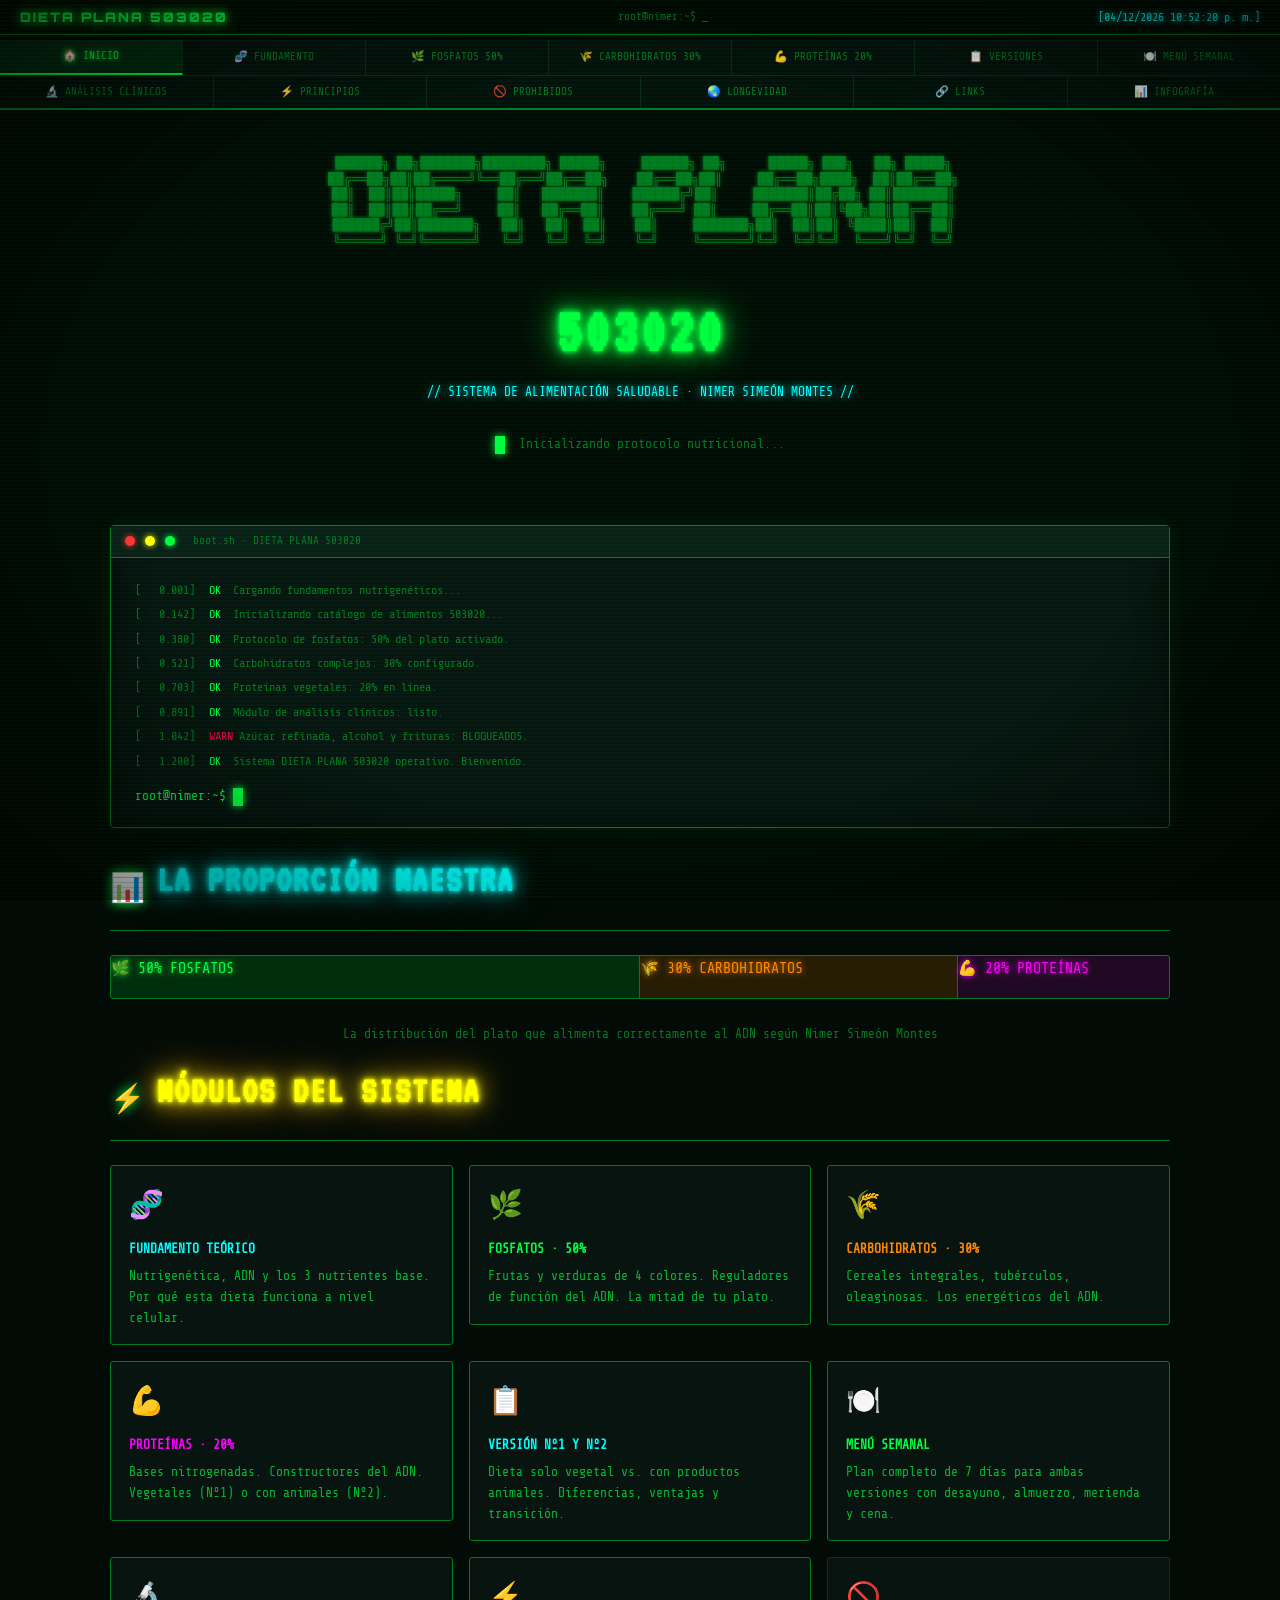
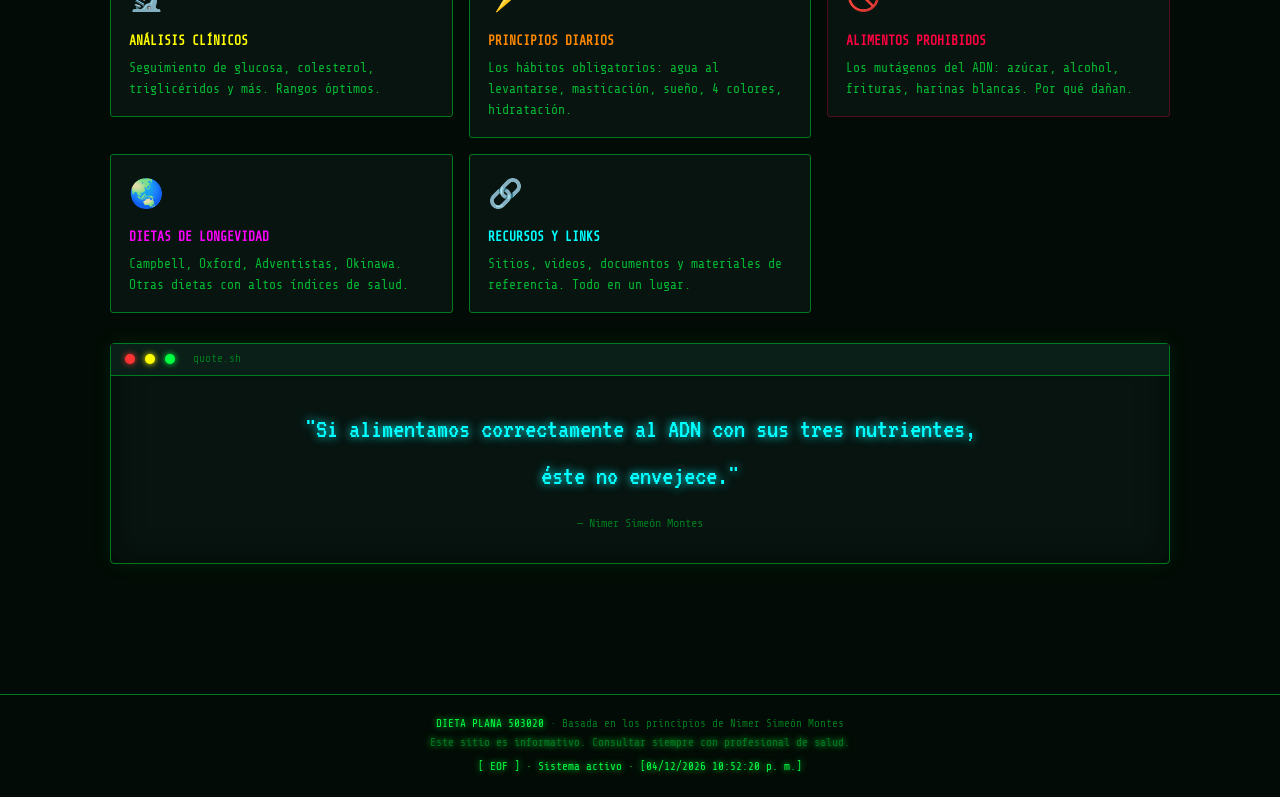
<file: index.html>
<!DOCTYPE html>
<html lang="es">
<head>
<meta charset="UTF-8">
<meta name="viewport" content="width=device-width, initial-scale=1.0">
<title>DIETA PLANA 503020 · Inicio</title>
<link rel="stylesheet" href="css/style.css">
</head>
<body>
<div id="nav-container"></div>

<main style="margin-top:85px; padding:30px 20px 60px; max-width:1100px; margin-left:auto; margin-right:auto;">

  <!-- HERO -->
  <div class="hero fade-in">
    <pre class="hero-ascii">
 ██████╗ ██╗███████╗████████╗ █████╗     ██████╗ ██╗      █████╗ ███╗   ██╗ █████╗
 ██╔══██╗██║██╔════╝╚══██╔══╝██╔══██╗    ██╔══██╗██║     ██╔══██╗████╗  ██║██╔══██╗
 ██║  ██║██║█████╗     ██║   ███████║    ██████╔╝██║     ███████║██╔██╗ ██║███████║
 ██║  ██║██║██╔══╝     ██║   ██╔══██║    ██╔═══╝ ██║     ██╔══██║██║╚██╗██║██╔══██║
 ██████╔╝██║███████╗   ██║   ██║  ██║    ██║     ███████╗██║  ██║██║ ╚████║██║  ██║
 ╚═════╝ ╚═╝╚══════╝   ╚═╝   ╚═╝  ╚═╝    ╚═╝     ╚══════╝╚═╝  ╚═╝╚═╝  ╚═══╝╚═╝  ╚═╝
    </pre>
    <h1 class="neon-verde" style="font-size:clamp(32px,6vw,64px); margin-bottom:10px;">
      503020
    </h1>
    <p class="hero-subtitle">// SISTEMA DE ALIMENTACIÓN SALUDABLE · NIMER SIMEÓN MONTES //</p>
    <div style="margin:20px 0; font-family:var(--font-mono); font-size:13px; color:var(--verde-dim);">
      <span class="cursor"></span>
      &nbsp;Inicializando protocolo nutricional...
    </div>
  </div>

  <!-- BOOT SEQUENCE -->
  <div class="terminal-window fade-in delay-1">
    <div class="terminal-titlebar">
      <span class="terminal-dot dot-r"></span>
      <span class="terminal-dot dot-y"></span>
      <span class="terminal-dot dot-g"></span>
      <span style="margin-left:8px;">boot.sh · DIETA PLANA 503020</span>
    </div>
    <div class="terminal-body">
      <div class="boot-line" data-delay="0">[ &nbsp;&nbsp;0.001] <span class="ok">OK</span> &nbsp;Cargando fundamentos nutrigenéticos...</div>
      <div class="boot-line" data-delay="200">[ &nbsp;&nbsp;0.142] <span class="ok">OK</span> &nbsp;Inicializando catálogo de alimentos 503020...</div>
      <div class="boot-line" data-delay="400">[ &nbsp;&nbsp;0.380] <span class="ok">OK</span> &nbsp;Protocolo de fosfatos: 50% del plato activado.</div>
      <div class="boot-line" data-delay="600">[ &nbsp;&nbsp;0.521] <span class="ok">OK</span> &nbsp;Carbohidratos complejos: 30% configurado.</div>
      <div class="boot-line" data-delay="800">[ &nbsp;&nbsp;0.703] <span class="ok">OK</span> &nbsp;Proteínas vegetales: 20% en línea.</div>
      <div class="boot-line" data-delay="1000">[ &nbsp;&nbsp;0.891] <span class="ok">OK</span> &nbsp;Módulo de análisis clínicos: listo.</div>
      <div class="boot-line" data-delay="1200">[ &nbsp;&nbsp;1.042] <span class="err">WARN</span> Azúcar refinada, alcohol y frituras: BLOQUEADOS.</div>
      <div class="boot-line" data-delay="1400">[ &nbsp;&nbsp;1.200] <span class="ok">OK</span> &nbsp;Sistema DIETA PLANA 503020 operativo. Bienvenido.</div>
      <div style="margin-top:12px; color:var(--verde); font-size:13px;">root@nimer:~$ <span class="cursor"></span></div>
    </div>
  </div>

  <!-- PROPORCIÓN -->
  <div class="fade-in delay-2">
    <div class="section-title">
      <span class="emoji">📊</span>
      <h2 class="neon-cian">LA PROPORCIÓN MAESTRA</h2>
    </div>
    <div class="prop-bar">
      <div class="prop-50">🌿 50% FOSFATOS</div>
      <div class="prop-30">🌾 30% CARBOHIDRATOS</div>
      <div class="prop-20">💪 20% PROTEÍNAS</div>
    </div>
    <p style="font-size:13px; color:var(--verde-dim); text-align:center; margin-bottom:24px;">
      La distribución del plato que alimenta correctamente al ADN según Nimer Simeón Montes
    </p>
  </div>

  <!-- CARDS NAVEGACIÓN -->
  <div class="fade-in delay-2">
    <div class="section-title">
      <span class="emoji">⚡</span>
      <h2 class="neon-amarillo">MÓDULOS DEL SISTEMA</h2>
    </div>
    <div class="card-grid">

      <a href="fundamento.html" style="text-decoration:none;">
        <div class="card cian">
          <div class="card-icon">🧬</div>
          <div class="card-title" style="color:var(--cian);">FUNDAMENTO TEÓRICO</div>
          <div class="card-body">Nutrigenética, ADN y los 3 nutrientes base. Por qué esta dieta funciona a nivel celular.</div>
        </div>
      </a>

      <a href="fosfatos.html" style="text-decoration:none;">
        <div class="card">
          <div class="card-icon">🌿</div>
          <div class="card-title" style="color:var(--verde);">FOSFATOS · 50%</div>
          <div class="card-body">Frutas y verduras de 4 colores. Reguladores de función del ADN. La mitad de tu plato.</div>
        </div>
      </a>

      <a href="carbohidratos.html" style="text-decoration:none;">
        <div class="card naranja">
          <div class="card-icon">🌾</div>
          <div class="card-title" style="color:var(--naranja);">CARBOHIDRATOS · 30%</div>
          <div class="card-body">Cereales integrales, tubérculos, oleaginosas. Los energéticos del ADN.</div>
        </div>
      </a>

      <a href="proteinas.html" style="text-decoration:none;">
        <div class="card magenta">
          <div class="card-icon">💪</div>
          <div class="card-title" style="color:var(--magenta);">PROTEÍNAS · 20%</div>
          <div class="card-body">Bases nitrogenadas. Constructores del ADN. Vegetales (Nº1) o con animales (Nº2).</div>
        </div>
      </a>

      <a href="versiones.html" style="text-decoration:none;">
        <div class="card cian">
          <div class="card-icon">📋</div>
          <div class="card-title" style="color:var(--cian);">VERSIÓN Nº1 Y Nº2</div>
          <div class="card-body">Dieta solo vegetal vs. con productos animales. Diferencias, ventajas y transición.</div>
        </div>
      </a>

      <a href="menu.html" style="text-decoration:none;">
        <div class="card">
          <div class="card-icon">🍽️</div>
          <div class="card-title" style="color:var(--verde);">MENÚ SEMANAL</div>
          <div class="card-body">Plan completo de 7 días para ambas versiones con desayuno, almuerzo, merienda y cena.</div>
        </div>
      </a>

      <a href="analisis.html" style="text-decoration:none;">
        <div class="card amarillo">
          <div class="card-icon">🔬</div>
          <div class="card-title" style="color:var(--amarillo);">ANÁLISIS CLÍNICOS</div>
          <div class="card-body">Seguimiento de glucosa, colesterol, triglicéridos y más. Rangos óptimos.</div>
        </div>
      </a>

      <a href="principios.html" style="text-decoration:none;">
        <div class="card naranja">
          <div class="card-icon">⚡</div>
          <div class="card-title" style="color:var(--naranja);">PRINCIPIOS DIARIOS</div>
          <div class="card-body">Los hábitos obligatorios: agua al levantarse, masticación, sueño, 4 colores, hidratación.</div>
        </div>
      </a>

      <a href="prohibidos.html" style="text-decoration:none;">
        <div class="card" style="border-color:rgba(255,0,64,0.3);">
          <div class="card-icon">🚫</div>
          <div class="card-title" style="color:var(--rojo);">ALIMENTOS PROHIBIDOS</div>
          <div class="card-body">Los mutágenos del ADN: azúcar, alcohol, frituras, harinas blancas. Por qué dañan.</div>
        </div>
      </a>

      <a href="longevidad.html" style="text-decoration:none;">
        <div class="card magenta">
          <div class="card-icon">🌏</div>
          <div class="card-title" style="color:var(--magenta);">DIETAS DE LONGEVIDAD</div>
          <div class="card-body">Campbell, Oxford, Adventistas, Okinawa. Otras dietas con altos índices de salud.</div>
        </div>
      </a>

      <a href="links.html" style="text-decoration:none;">
        <div class="card cian">
          <div class="card-icon">🔗</div>
          <div class="card-title" style="color:var(--cian);">RECURSOS Y LINKS</div>
          <div class="card-body">Sitios, videos, documentos y materiales de referencia. Todo en un lugar.</div>
        </div>
      </a>

    </div>
  </div>

  <!-- FRASE TERMINAL -->
  <div class="terminal-window fade-in delay-3" style="margin-top:30px;">
    <div class="terminal-titlebar">
      <span class="terminal-dot dot-r"></span><span class="terminal-dot dot-y"></span><span class="terminal-dot dot-g"></span>
      <span style="margin-left:8px;">quote.sh</span>
    </div>
    <div class="terminal-body" style="text-align:center; padding:30px;">
      <p style="font-family:var(--font-title); font-size:clamp(18px,3vw,28px); color:var(--cian); text-shadow:0 0 10px var(--cian); margin-bottom:12px;">
        "Si alimentamos correctamente al ADN con sus tres nutrientes,<br>éste no envejece."
      </p>
      <p style="font-size:12px; color:var(--verde-dim);">— Nimer Simeón Montes</p>
    </div>
  </div>

</main>

<div id="footer-container"></div>
<script src="js/nav.js"></script>
</body>
</html>
</file>
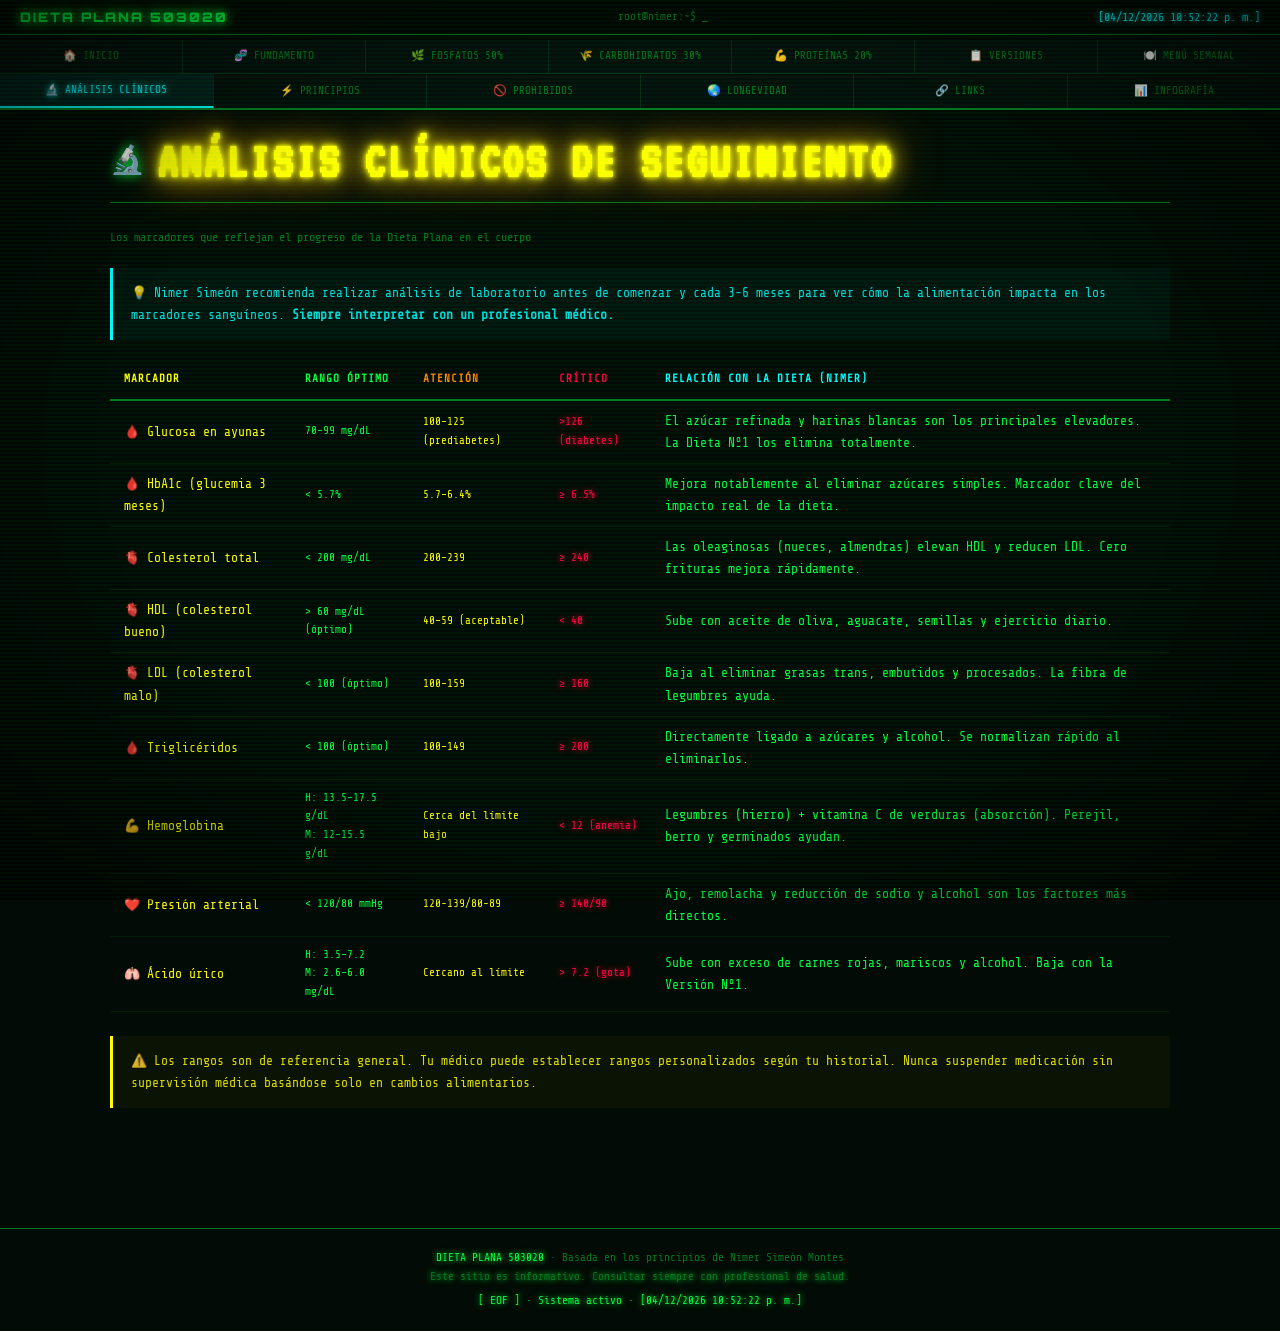
<file: analisis.html>
<!DOCTYPE html>
<html lang="es">
<head>
<meta charset="UTF-8"><meta name="viewport" content="width=device-width, initial-scale=1.0">
<title>DIETA PLANA 503020 · Análisis Clínicos</title>
<link rel="stylesheet" href="css/style.css">
</head>
<body>
<div id="nav-container"></div>
<main>
  <div class="section-title fade-in"><span class="emoji">🔬</span><h1 class="neon-amarillo">ANÁLISIS CLÍNICOS DE SEGUIMIENTO</h1></div>
  <p style="color:var(--verde-dim); font-size:12px; margin-bottom:20px;">Los marcadores que reflejan el progreso de la Dieta Plana en el cuerpo</p>

  <div class="info-box fade-in delay-1">
    💡 Nimer Simeón recomienda realizar análisis de laboratorio antes de comenzar y cada 3-6 meses para ver cómo la alimentación impacta en los marcadores sanguíneos. <strong>Siempre interpretar con un profesional médico.</strong>
  </div>

  <div class="table-wrap fade-in delay-1">
    <table>
      <thead><tr>
        <th style="color:var(--amarillo);">Marcador</th>
        <th style="color:var(--verde);">Rango óptimo</th>
        <th style="color:var(--naranja);">Atención</th>
        <th style="color:var(--rojo);">Crítico</th>
        <th style="color:var(--cian);">Relación con la dieta (Nimer)</th>
      </tr></thead>
      <tbody>
        <tr>
          <td style="color:var(--amarillo);">🩸 Glucosa en ayunas</td>
          <td class="tag-permitido">70–99 mg/dL</td>
          <td class="tag-evitar">100–125 (prediabetes)</td>
          <td class="tag-prohibido">&gt;126 (diabetes)</td>
          <td>El azúcar refinada y harinas blancas son los principales elevadores. La Dieta Nº1 los elimina totalmente.</td>
        </tr>
        <tr>
          <td style="color:var(--amarillo);">🩸 HbA1c (glucemia 3 meses)</td>
          <td class="tag-permitido">&lt; 5.7%</td>
          <td class="tag-evitar">5.7–6.4%</td>
          <td class="tag-prohibido">≥ 6.5%</td>
          <td>Mejora notablemente al eliminar azúcares simples. Marcador clave del impacto real de la dieta.</td>
        </tr>
        <tr>
          <td style="color:var(--amarillo);">🫀 Colesterol total</td>
          <td class="tag-permitido">&lt; 200 mg/dL</td>
          <td class="tag-evitar">200–239</td>
          <td class="tag-prohibido">≥ 240</td>
          <td>Las oleaginosas (nueces, almendras) elevan HDL y reducen LDL. Cero frituras mejora rápidamente.</td>
        </tr>
        <tr>
          <td style="color:var(--amarillo);">🫀 HDL (colesterol bueno)</td>
          <td class="tag-permitido">&gt; 60 mg/dL (óptimo)</td>
          <td class="tag-evitar">40–59 (aceptable)</td>
          <td class="tag-prohibido">&lt; 40</td>
          <td>Sube con aceite de oliva, aguacate, semillas y ejercicio diario.</td>
        </tr>
        <tr>
          <td style="color:var(--amarillo);">🫀 LDL (colesterol malo)</td>
          <td class="tag-permitido">&lt; 100 (óptimo)</td>
          <td class="tag-evitar">100–159</td>
          <td class="tag-prohibido">≥ 160</td>
          <td>Baja al eliminar grasas trans, embutidos y procesados. La fibra de legumbres ayuda.</td>
        </tr>
        <tr>
          <td style="color:var(--amarillo);">🩸 Triglicéridos</td>
          <td class="tag-permitido">&lt; 100 (óptimo)</td>
          <td class="tag-evitar">100–149</td>
          <td class="tag-prohibido">≥ 200</td>
          <td>Directamente ligado a azúcares y alcohol. Se normalizan rápido al eliminarlos.</td>
        </tr>
        <tr>
          <td style="color:var(--amarillo);">💪 Hemoglobina</td>
          <td class="tag-permitido">H: 13.5–17.5 g/dL<br>M: 12–15.5 g/dL</td>
          <td class="tag-evitar">Cerca del límite bajo</td>
          <td class="tag-prohibido">&lt; 12 (anemia)</td>
          <td>Legumbres (hierro) + vitamina C de verduras (absorción). Perejil, berro y germinados ayudan.</td>
        </tr>
        <tr>
          <td style="color:var(--amarillo);">❤️ Presión arterial</td>
          <td class="tag-permitido">&lt; 120/80 mmHg</td>
          <td class="tag-evitar">120-139/80-89</td>
          <td class="tag-prohibido">≥ 140/90</td>
          <td>Ajo, remolacha y reducción de sodio y alcohol son los factores más directos.</td>
        </tr>
        <tr>
          <td style="color:var(--amarillo);">🫁 Ácido úrico</td>
          <td class="tag-permitido">H: 3.5–7.2<br>M: 2.6–6.0 mg/dL</td>
          <td class="tag-evitar">Cercano al límite</td>
          <td class="tag-prohibido">&gt; 7.2 (gota)</td>
          <td>Sube con exceso de carnes rojas, mariscos y alcohol. Baja con la Versión Nº1.</td>
        </tr>
      </tbody>
    </table>
  </div>

  <div class="warning-box fade-in delay-2">
    ⚠️ Los rangos son de referencia general. Tu médico puede establecer rangos personalizados según tu historial. Nunca suspender medicación sin supervisión médica basándose solo en cambios alimentarios.
  </div>
</main>
<div id="footer-container"></div>
<script src="js/nav.js"></script>
</body>
</html>
</file>
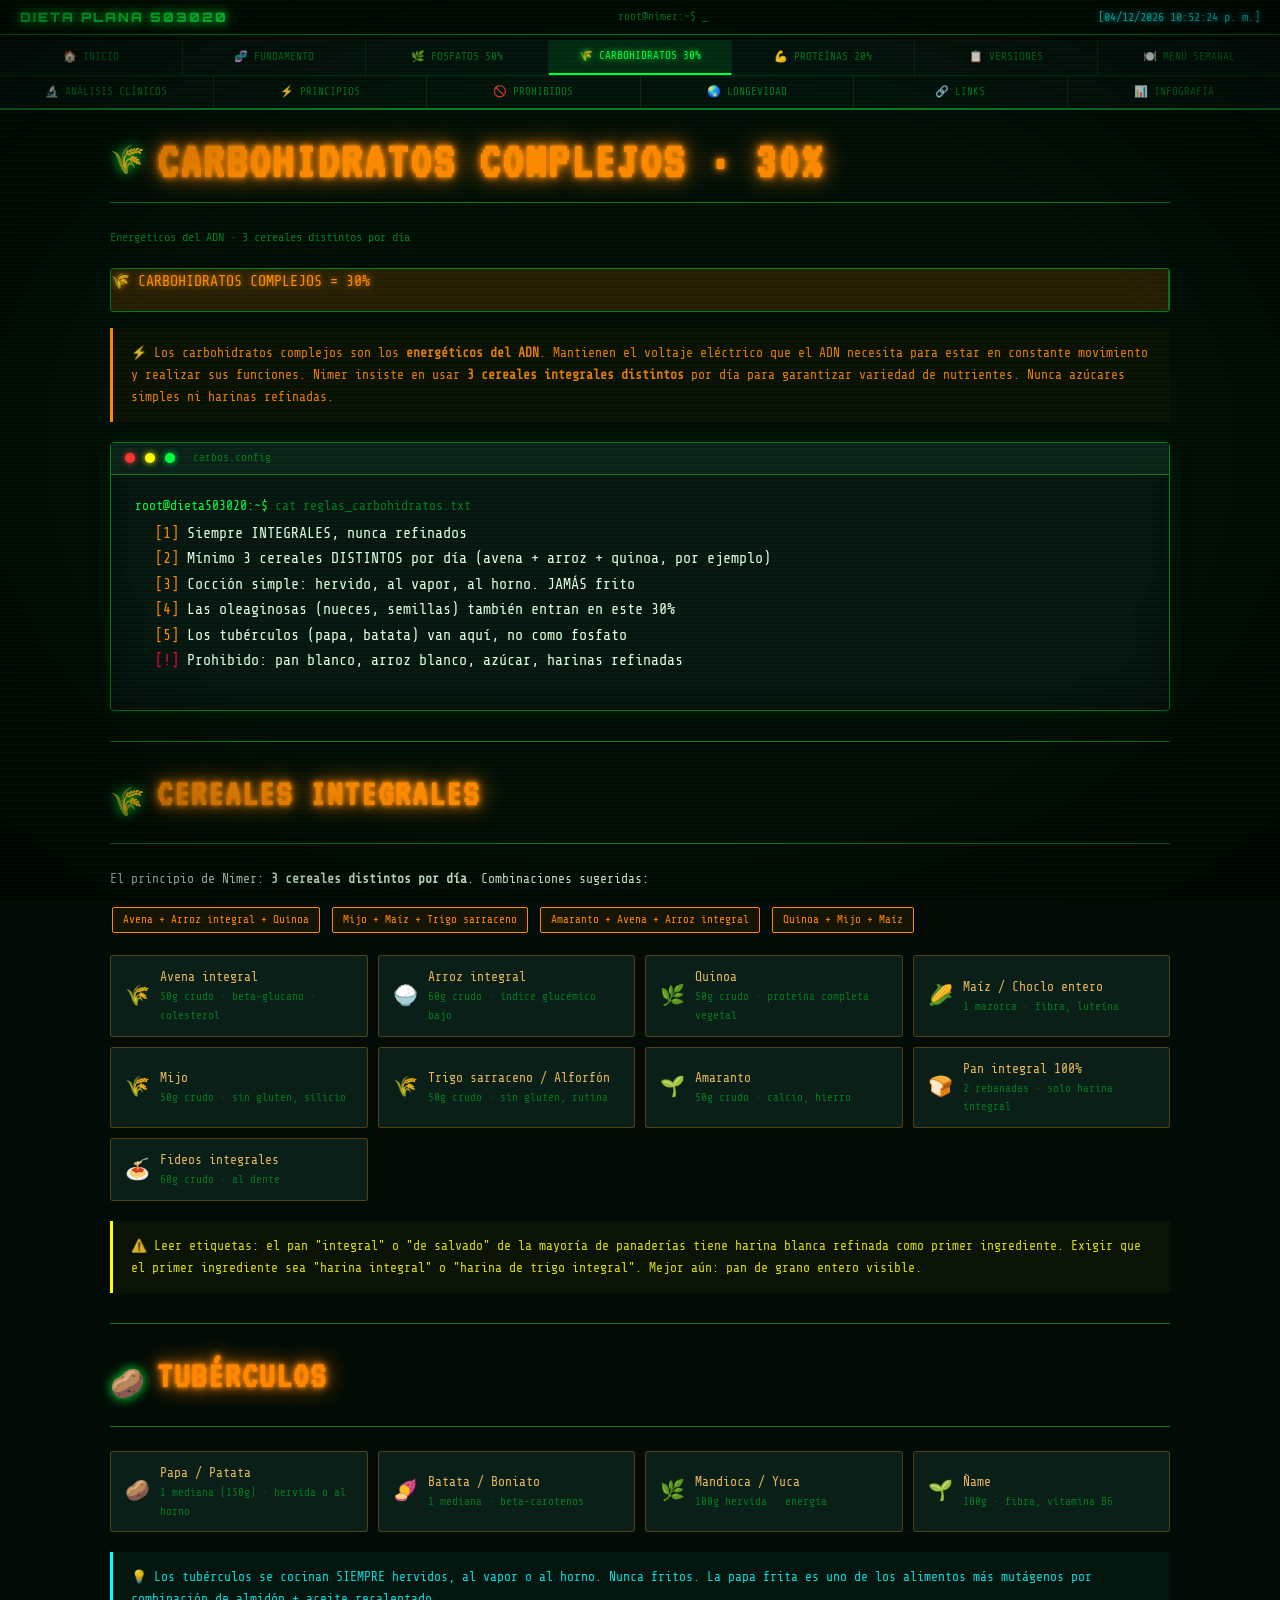
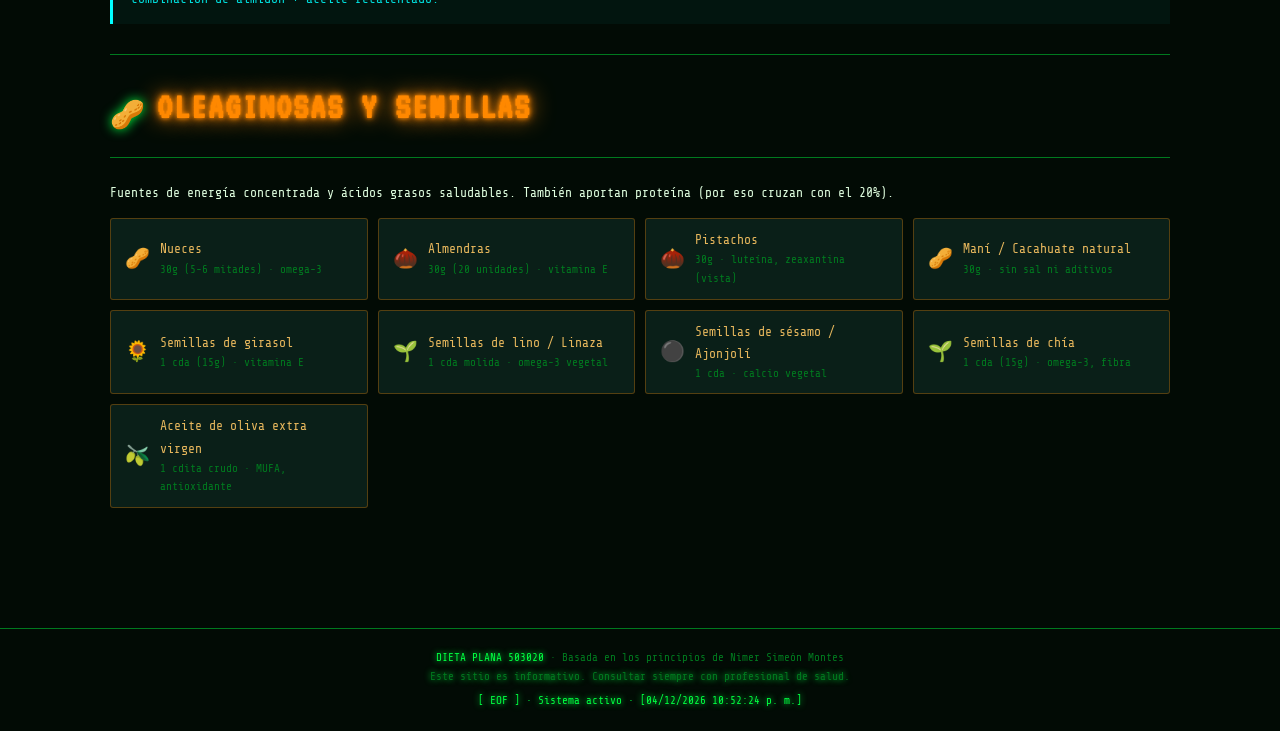
<file: carbohidratos.html>
<!DOCTYPE html>
<html lang="es">
<head>
<meta charset="UTF-8"><meta name="viewport" content="width=device-width, initial-scale=1.0">
<title>DIETA PLANA 503020 · Carbohidratos 30%</title>
<link rel="stylesheet" href="css/style.css">
</head>
<body>
<div id="nav-container"></div>
<main>

  <div class="section-title fade-in">
    <span class="emoji">🌾</span>
    <h1 class="neon-naranja">CARBOHIDRATOS COMPLEJOS · 30%</h1>
  </div>
  <p style="color:var(--verde-dim); font-size:12px; margin-bottom:20px;">Energéticos del ADN · 3 cereales distintos por día</p>

  <div class="prop-bar" style="margin-bottom:16px;">
    <div class="prop-30" style="flex:10; font-size:15px;">🌾 CARBOHIDRATOS COMPLEJOS = 30%</div>
  </div>

  <div class="info-box fade-in delay-1" style="border-color:var(--naranja); color:rgba(255,136,0,0.9); background:rgba(255,136,0,0.04);">
    ⚡ Los carbohidratos complejos son los <strong>energéticos del ADN</strong>. Mantienen el voltaje eléctrico que el ADN necesita para estar en constante movimiento y realizar sus funciones. Nimer insiste en usar <strong>3 cereales integrales distintos</strong> por día para garantizar variedad de nutrientes. Nunca azúcares simples ni harinas refinadas.
  </div>

  <div class="terminal-window fade-in delay-1">
    <div class="terminal-titlebar">
      <span class="terminal-dot dot-r"></span><span class="terminal-dot dot-y"></span><span class="terminal-dot dot-g"></span>
      <span style="margin-left:8px;">carbos.config</span>
    </div>
    <div class="terminal-body">
      <div class="prompt">cat reglas_carbohidratos.txt</div>
      <div class="prompt-out">
        <p><span style="color:var(--naranja);">[1]</span> Siempre INTEGRALES, nunca refinados</p>
        <p><span style="color:var(--naranja);">[2]</span> Mínimo 3 cereales DISTINTOS por día (avena + arroz + quinoa, por ejemplo)</p>
        <p><span style="color:var(--naranja);">[3]</span> Cocción simple: hervido, al vapor, al horno. JAMÁS frito</p>
        <p><span style="color:var(--naranja);">[4]</span> Las oleaginosas (nueces, semillas) también entran en este 30%</p>
        <p><span style="color:var(--naranja);">[5]</span> Los tubérculos (papa, batata) van aquí, no como fosfato</p>
        <p><span style="color:var(--rojo);">[!]</span> Prohibido: pan blanco, arroz blanco, azúcar, harinas refinadas</p>
      </div>
    </div>
  </div>

  <hr class="sep">

  <!-- CEREALES INTEGRALES -->
  <div class="section-title fade-in">
    <span class="emoji">🌾</span>
    <h2 class="neon-naranja">CEREALES INTEGRALES</h2>
  </div>
  <p style="font-size:13px; color:var(--blanco); margin-bottom:14px;">El principio de Nimer: <strong>3 cereales distintos por día</strong>. Combinaciones sugeridas:</p>
  <div style="display:flex; flex-wrap:wrap; gap:8px; margin-bottom:20px;">
    <span class="pill pill-naranja">Avena + Arroz integral + Quinoa</span>
    <span class="pill pill-naranja">Mijo + Maíz + Trigo sarraceno</span>
    <span class="pill pill-naranja">Amaranto + Avena + Arroz integral</span>
    <span class="pill pill-naranja">Quinoa + Mijo + Maíz</span>
  </div>

  <div class="alimento-grid fade-in delay-1">
    <div class="alimento-item" style="border-color:rgba(255,136,0,0.3);">
      <span class="emoji">🌾</span>
      <div class="info">
        <div class="nombre" style="color:rgba(255,200,100,0.9);">Avena integral</div>
        <div class="porcion">50g crudo · beta-glucano · colesterol</div>
      </div>
    </div>
    <div class="alimento-item" style="border-color:rgba(255,136,0,0.3);">
      <span class="emoji">🍚</span>
      <div class="info">
        <div class="nombre" style="color:rgba(255,200,100,0.9);">Arroz integral</div>
        <div class="porcion">60g crudo · índice glucémico bajo</div>
      </div>
    </div>
    <div class="alimento-item" style="border-color:rgba(255,136,0,0.3);">
      <span class="emoji">🌿</span>
      <div class="info">
        <div class="nombre" style="color:rgba(255,200,100,0.9);">Quinoa</div>
        <div class="porcion">50g crudo · proteína completa vegetal</div>
      </div>
    </div>
    <div class="alimento-item" style="border-color:rgba(255,136,0,0.3);">
      <span class="emoji">🌽</span>
      <div class="info">
        <div class="nombre" style="color:rgba(255,200,100,0.9);">Maíz / Choclo entero</div>
        <div class="porcion">1 mazorca · fibra, luteína</div>
      </div>
    </div>
    <div class="alimento-item" style="border-color:rgba(255,136,0,0.3);">
      <span class="emoji">🌾</span>
      <div class="info">
        <div class="nombre" style="color:rgba(255,200,100,0.9);">Mijo</div>
        <div class="porcion">50g crudo · sin gluten, silicio</div>
      </div>
    </div>
    <div class="alimento-item" style="border-color:rgba(255,136,0,0.3);">
      <span class="emoji">🌾</span>
      <div class="info">
        <div class="nombre" style="color:rgba(255,200,100,0.9);">Trigo sarraceno / Alforfón</div>
        <div class="porcion">50g crudo · sin gluten, rutina</div>
      </div>
    </div>
    <div class="alimento-item" style="border-color:rgba(255,136,0,0.3);">
      <span class="emoji">🌱</span>
      <div class="info">
        <div class="nombre" style="color:rgba(255,200,100,0.9);">Amaranto</div>
        <div class="porcion">50g crudo · calcio, hierro</div>
      </div>
    </div>
    <div class="alimento-item" style="border-color:rgba(255,136,0,0.3);">
      <span class="emoji">🍞</span>
      <div class="info">
        <div class="nombre" style="color:rgba(255,200,100,0.9);">Pan integral 100%</div>
        <div class="porcion">2 rebanadas · solo harina integral</div>
      </div>
    </div>
    <div class="alimento-item" style="border-color:rgba(255,136,0,0.3);">
      <span class="emoji">🍝</span>
      <div class="info">
        <div class="nombre" style="color:rgba(255,200,100,0.9);">Fideos integrales</div>
        <div class="porcion">60g crudo · al dente</div>
      </div>
    </div>
  </div>

  <div class="warning-box fade-in delay-2">
    ⚠️ Leer etiquetas: el pan "integral" o "de salvado" de la mayoría de panaderías tiene harina blanca refinada como primer ingrediente. Exigir que el primer ingrediente sea "harina integral" o "harina de trigo integral". Mejor aún: pan de grano entero visible.
  </div>

  <hr class="sep">

  <!-- TUBÉRCULOS -->
  <div class="section-title fade-in">
    <span class="emoji">🥔</span>
    <h2 class="neon-naranja">TUBÉRCULOS</h2>
  </div>
  <div class="alimento-grid fade-in delay-1">
    <div class="alimento-item" style="border-color:rgba(255,136,0,0.3);">
      <span class="emoji">🥔</span>
      <div class="info">
        <div class="nombre" style="color:rgba(255,200,100,0.9);">Papa / Patata</div>
        <div class="porcion">1 mediana (150g) · hervida o al horno</div>
      </div>
    </div>
    <div class="alimento-item" style="border-color:rgba(255,136,0,0.3);">
      <span class="emoji">🍠</span>
      <div class="info">
        <div class="nombre" style="color:rgba(255,200,100,0.9);">Batata / Boniato</div>
        <div class="porcion">1 mediana · beta-carotenos</div>
      </div>
    </div>
    <div class="alimento-item" style="border-color:rgba(255,136,0,0.3);">
      <span class="emoji">🌿</span>
      <div class="info">
        <div class="nombre" style="color:rgba(255,200,100,0.9);">Mandioca / Yuca</div>
        <div class="porcion">100g hervida · energía</div>
      </div>
    </div>
    <div class="alimento-item" style="border-color:rgba(255,136,0,0.3);">
      <span class="emoji">🌱</span>
      <div class="info">
        <div class="nombre" style="color:rgba(255,200,100,0.9);">Ñame</div>
        <div class="porcion">100g · fibra, vitamina B6</div>
      </div>
    </div>
  </div>
  <div class="info-box" style="margin-top:12px;">
    💡 Los tubérculos se cocinan SIEMPRE hervidos, al vapor o al horno. Nunca fritos. La papa frita es uno de los alimentos más mutágenos por combinación de almidón + aceite recalentado.
  </div>

  <hr class="sep">

  <!-- OLEAGINOSAS -->
  <div class="section-title fade-in">
    <span class="emoji">🥜</span>
    <h2 class="neon-naranja">OLEAGINOSAS Y SEMILLAS</h2>
  </div>
  <p style="font-size:13px; color:var(--blanco); margin-bottom:14px;">Fuentes de energía concentrada y ácidos grasos saludables. También aportan proteína (por eso cruzan con el 20%).</p>
  <div class="alimento-grid fade-in delay-1">
    <div class="alimento-item" style="border-color:rgba(255,136,0,0.3);">
      <span class="emoji">🥜</span>
      <div class="info">
        <div class="nombre" style="color:rgba(255,200,100,0.9);">Nueces</div>
        <div class="porcion">30g (5-6 mitades) · omega-3</div>
      </div>
    </div>
    <div class="alimento-item" style="border-color:rgba(255,136,0,0.3);">
      <span class="emoji">🌰</span>
      <div class="info">
        <div class="nombre" style="color:rgba(255,200,100,0.9);">Almendras</div>
        <div class="porcion">30g (20 unidades) · vitamina E</div>
      </div>
    </div>
    <div class="alimento-item" style="border-color:rgba(255,136,0,0.3);">
      <span class="emoji">🌰</span>
      <div class="info">
        <div class="nombre" style="color:rgba(255,200,100,0.9);">Pistachos</div>
        <div class="porcion">30g · luteína, zeaxantina (vista)</div>
      </div>
    </div>
    <div class="alimento-item" style="border-color:rgba(255,136,0,0.3);">
      <span class="emoji">🥜</span>
      <div class="info">
        <div class="nombre" style="color:rgba(255,200,100,0.9);">Maní / Cacahuate natural</div>
        <div class="porcion">30g · sin sal ni aditivos</div>
      </div>
    </div>
    <div class="alimento-item" style="border-color:rgba(255,136,0,0.3);">
      <span class="emoji">🌻</span>
      <div class="info">
        <div class="nombre" style="color:rgba(255,200,100,0.9);">Semillas de girasol</div>
        <div class="porcion">1 cda (15g) · vitamina E</div>
      </div>
    </div>
    <div class="alimento-item" style="border-color:rgba(255,136,0,0.3);">
      <span class="emoji">🌱</span>
      <div class="info">
        <div class="nombre" style="color:rgba(255,200,100,0.9);">Semillas de lino / Linaza</div>
        <div class="porcion">1 cda molida · omega-3 vegetal</div>
      </div>
    </div>
    <div class="alimento-item" style="border-color:rgba(255,136,0,0.3);">
      <span class="emoji">⚫</span>
      <div class="info">
        <div class="nombre" style="color:rgba(255,200,100,0.9);">Semillas de sésamo / Ajonjolí</div>
        <div class="porcion">1 cda · calcio vegetal</div>
      </div>
    </div>
    <div class="alimento-item" style="border-color:rgba(255,136,0,0.3);">
      <span class="emoji">🌱</span>
      <div class="info">
        <div class="nombre" style="color:rgba(255,200,100,0.9);">Semillas de chía</div>
        <div class="porcion">1 cda (15g) · omega-3, fibra</div>
      </div>
    </div>
    <div class="alimento-item" style="border-color:rgba(255,136,0,0.3);">
      <span class="emoji">🫒</span>
      <div class="info">
        <div class="nombre" style="color:rgba(255,200,100,0.9);">Aceite de oliva extra virgen</div>
        <div class="porcion">1 cdita crudo · MUFA, antioxidante</div>
      </div>
    </div>
  </div>

</main>
<div id="footer-container"></div>
<script src="js/nav.js"></script>
</body>
</html>
</file>
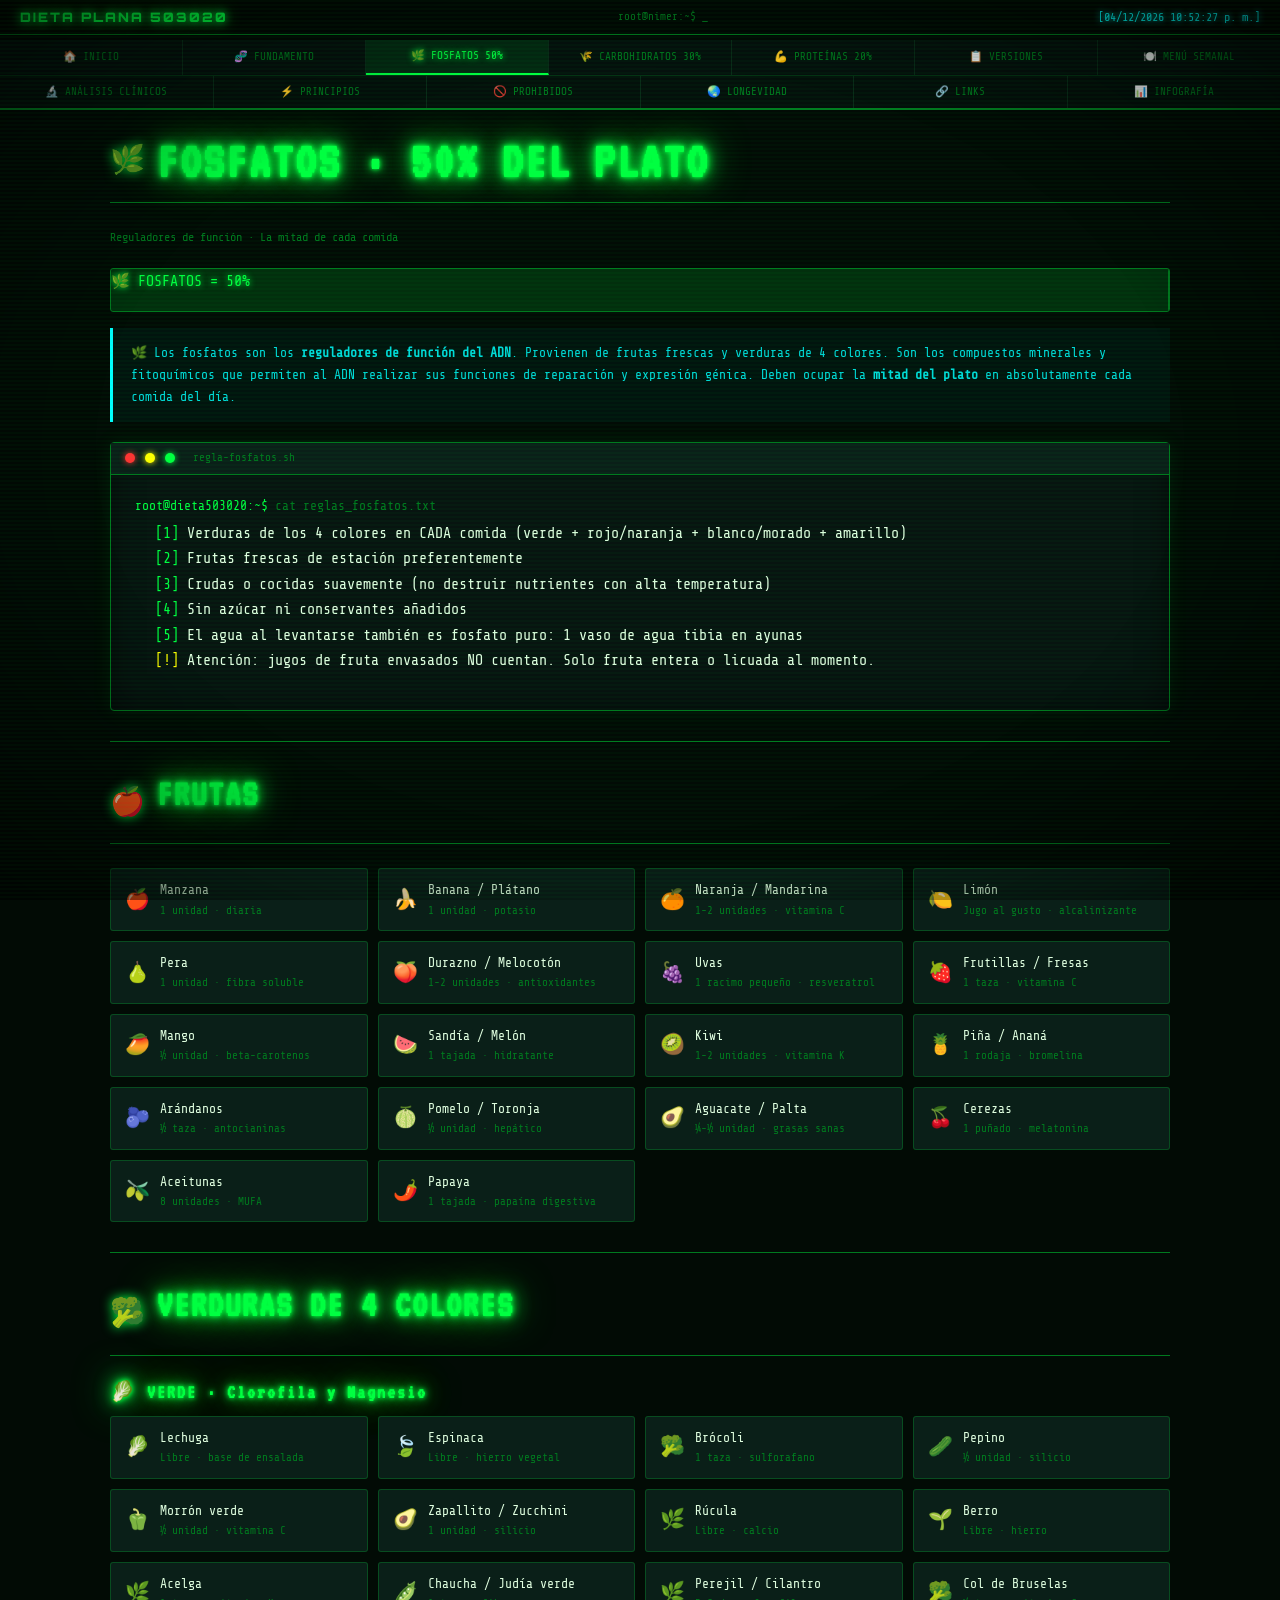
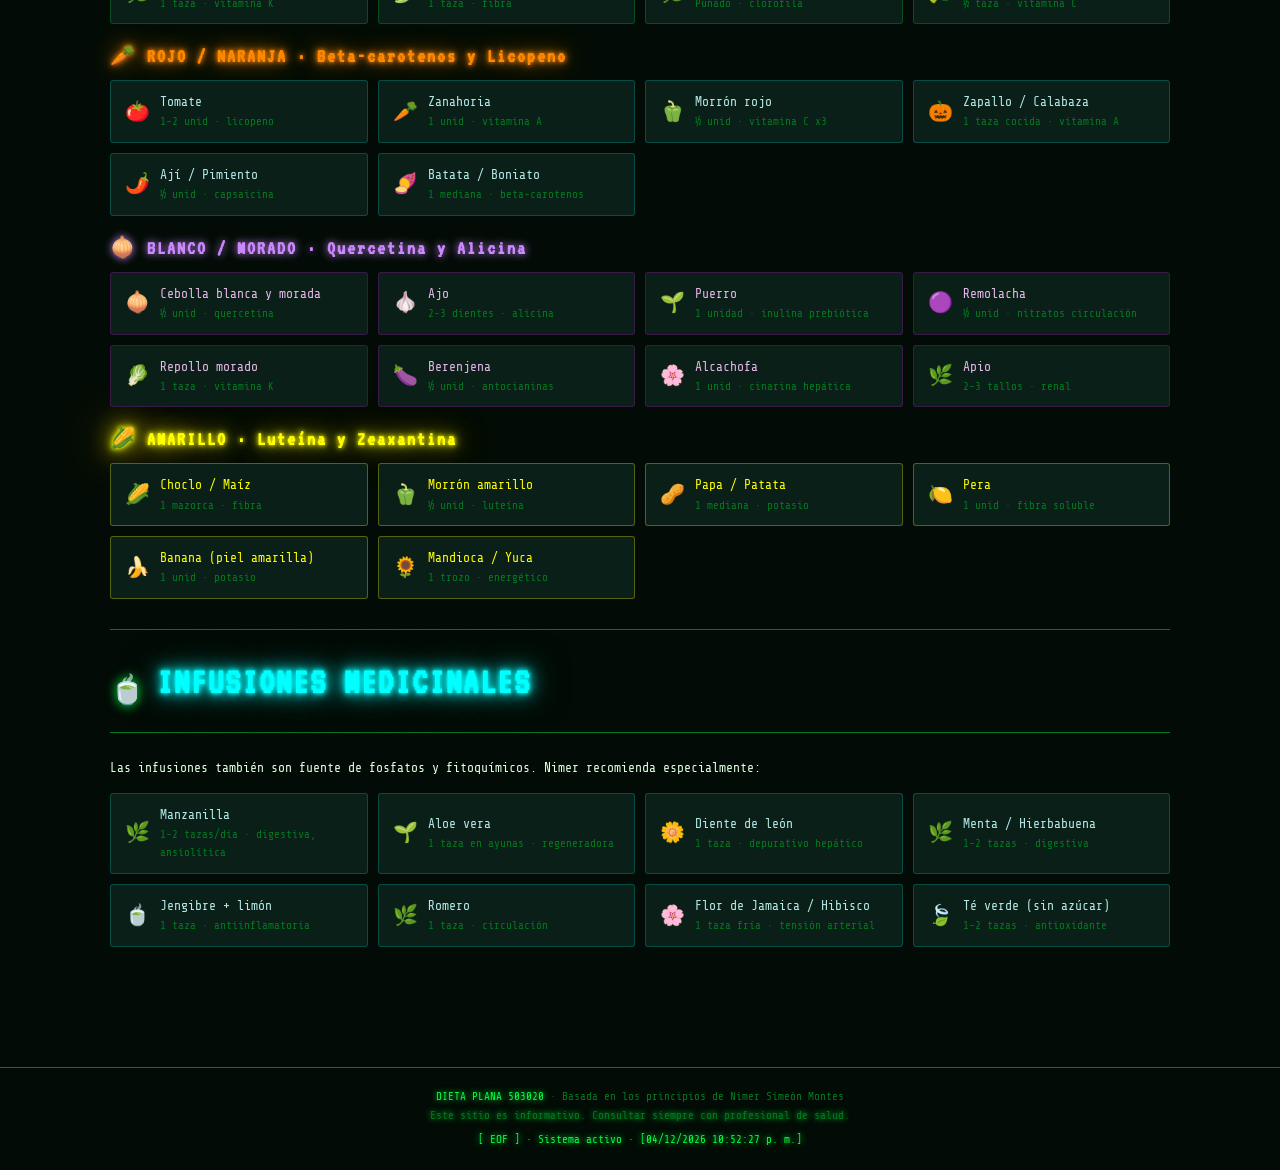
<file: fosfatos.html>
<!DOCTYPE html>
<html lang="es">
<head>
<meta charset="UTF-8"><meta name="viewport" content="width=device-width, initial-scale=1.0">
<title>DIETA PLANA 503020 · Fosfatos 50%</title>
<link rel="stylesheet" href="css/style.css">
</head>
<body>
<div id="nav-container"></div>
<main>

  <div class="section-title fade-in">
    <span class="emoji">🌿</span>
    <h1 class="neon-verde">FOSFATOS · 50% DEL PLATO</h1>
  </div>
  <p style="color:var(--verde-dim); font-size:12px; margin-bottom:20px;">Reguladores de función · La mitad de cada comida</p>

  <div class="prop-bar" style="margin-bottom:16px;">
    <div class="prop-50" style="flex:10; font-size:15px;">🌿 FOSFATOS = 50%</div>
  </div>

  <div class="info-box fade-in delay-1">
    🌿 Los fosfatos son los <strong>reguladores de función del ADN</strong>. Provienen de frutas frescas y verduras de 4 colores. Son los compuestos minerales y fitoquímicos que permiten al ADN realizar sus funciones de reparación y expresión génica. Deben ocupar la <strong>mitad del plato</strong> en absolutamente cada comida del día.
  </div>

  <div class="terminal-window fade-in delay-1">
    <div class="terminal-titlebar">
      <span class="terminal-dot dot-r"></span><span class="terminal-dot dot-y"></span><span class="terminal-dot dot-g"></span>
      <span style="margin-left:8px;">regla-fosfatos.sh</span>
    </div>
    <div class="terminal-body">
      <div class="prompt">cat reglas_fosfatos.txt</div>
      <div class="prompt-out">
        <p><span style="color:var(--verde);">[1]</span> Verduras de los 4 colores en CADA comida (verde + rojo/naranja + blanco/morado + amarillo)</p>
        <p><span style="color:var(--verde);">[2]</span> Frutas frescas de estación preferentemente</p>
        <p><span style="color:var(--verde);">[3]</span> Crudas o cocidas suavemente (no destruir nutrientes con alta temperatura)</p>
        <p><span style="color:var(--verde);">[4]</span> Sin azúcar ni conservantes añadidos</p>
        <p><span style="color:var(--verde);">[5]</span> El agua al levantarse también es fosfato puro: 1 vaso de agua tibia en ayunas</p>
        <p><span style="color:var(--amarillo);">[!]</span> Atención: jugos de fruta envasados NO cuentan. Solo fruta entera o licuada al momento.</p>
      </div>
    </div>
  </div>

  <hr class="sep">

  <!-- FRUTAS -->
  <div class="section-title fade-in">
    <span class="emoji">🍎</span>
    <h2 class="neon-verde">FRUTAS</h2>
  </div>
  <div class="alimento-grid fade-in delay-1">
    <div class="alimento-item"><span class="emoji">🍎</span><div class="info"><div class="nombre">Manzana</div><div class="porcion">1 unidad · diaria</div></div></div>
    <div class="alimento-item"><span class="emoji">🍌</span><div class="info"><div class="nombre">Banana / Plátano</div><div class="porcion">1 unidad · potasio</div></div></div>
    <div class="alimento-item"><span class="emoji">🍊</span><div class="info"><div class="nombre">Naranja / Mandarina</div><div class="porcion">1-2 unidades · vitamina C</div></div></div>
    <div class="alimento-item"><span class="emoji">🍋</span><div class="info"><div class="nombre">Limón</div><div class="porcion">Jugo al gusto · alcalinizante</div></div></div>
    <div class="alimento-item"><span class="emoji">🍐</span><div class="info"><div class="nombre">Pera</div><div class="porcion">1 unidad · fibra soluble</div></div></div>
    <div class="alimento-item"><span class="emoji">🍑</span><div class="info"><div class="nombre">Durazno / Melocotón</div><div class="porcion">1-2 unidades · antioxidantes</div></div></div>
    <div class="alimento-item"><span class="emoji">🍇</span><div class="info"><div class="nombre">Uvas</div><div class="porcion">1 racimo pequeño · resveratrol</div></div></div>
    <div class="alimento-item"><span class="emoji">🍓</span><div class="info"><div class="nombre">Frutillas / Fresas</div><div class="porcion">1 taza · vitamina C</div></div></div>
    <div class="alimento-item"><span class="emoji">🥭</span><div class="info"><div class="nombre">Mango</div><div class="porcion">½ unidad · beta-carotenos</div></div></div>
    <div class="alimento-item"><span class="emoji">🍉</span><div class="info"><div class="nombre">Sandía / Melón</div><div class="porcion">1 tajada · hidratante</div></div></div>
    <div class="alimento-item"><span class="emoji">🥝</span><div class="info"><div class="nombre">Kiwi</div><div class="porcion">1-2 unidades · vitamina K</div></div></div>
    <div class="alimento-item"><span class="emoji">🍍</span><div class="info"><div class="nombre">Piña / Ananá</div><div class="porcion">1 rodaja · bromelina</div></div></div>
    <div class="alimento-item"><span class="emoji">🫐</span><div class="info"><div class="nombre">Arándanos</div><div class="porcion">½ taza · antocianinas</div></div></div>
    <div class="alimento-item"><span class="emoji">🍈</span><div class="info"><div class="nombre">Pomelo / Toronja</div><div class="porcion">½ unidad · hepático</div></div></div>
    <div class="alimento-item"><span class="emoji">🥑</span><div class="info"><div class="nombre">Aguacate / Palta</div><div class="porcion">¼-½ unidad · grasas sanas</div></div></div>
    <div class="alimento-item"><span class="emoji">🍒</span><div class="info"><div class="nombre">Cerezas</div><div class="porcion">1 puñado · melatonina</div></div></div>
    <div class="alimento-item"><span class="emoji">🫒</span><div class="info"><div class="nombre">Aceitunas</div><div class="porcion">8 unidades · MUFA</div></div></div>
    <div class="alimento-item"><span class="emoji">🌶️</span><div class="info"><div class="nombre">Papaya</div><div class="porcion">1 tajada · papaína digestiva</div></div></div>
  </div>

  <hr class="sep">

  <!-- VERDURAS 4 COLORES -->
  <div class="section-title fade-in">
    <span class="emoji">🥦</span>
    <h2 class="neon-verde">VERDURAS DE 4 COLORES</h2>
  </div>

  <!-- Verde -->
  <h3 class="neon-verde" style="margin-bottom:12px; font-size:20px;">🥬 VERDE · Clorofila y Magnesio</h3>
  <div class="alimento-grid fade-in delay-1">
    <div class="alimento-item"><span class="emoji">🥬</span><div class="info"><div class="nombre">Lechuga</div><div class="porcion">Libre · base de ensalada</div></div></div>
    <div class="alimento-item"><span class="emoji">🍃</span><div class="info"><div class="nombre">Espinaca</div><div class="porcion">Libre · hierro vegetal</div></div></div>
    <div class="alimento-item"><span class="emoji">🥦</span><div class="info"><div class="nombre">Brócoli</div><div class="porcion">1 taza · sulforafano</div></div></div>
    <div class="alimento-item"><span class="emoji">🥒</span><div class="info"><div class="nombre">Pepino</div><div class="porcion">½ unidad · silicio</div></div></div>
    <div class="alimento-item"><span class="emoji">🫑</span><div class="info"><div class="nombre">Morrón verde</div><div class="porcion">½ unidad · vitamina C</div></div></div>
    <div class="alimento-item"><span class="emoji">🥑</span><div class="info"><div class="nombre">Zapallito / Zucchini</div><div class="porcion">1 unidad · silicio</div></div></div>
    <div class="alimento-item"><span class="emoji">🌿</span><div class="info"><div class="nombre">Rúcula</div><div class="porcion">Libre · calcio</div></div></div>
    <div class="alimento-item"><span class="emoji">🌱</span><div class="info"><div class="nombre">Berro</div><div class="porcion">Libre · hierro</div></div></div>
    <div class="alimento-item"><span class="emoji">🌿</span><div class="info"><div class="nombre">Acelga</div><div class="porcion">1 taza · vitamina K</div></div></div>
    <div class="alimento-item"><span class="emoji">🫛</span><div class="info"><div class="nombre">Chaucha / Judía verde</div><div class="porcion">1 taza · fibra</div></div></div>
    <div class="alimento-item"><span class="emoji">🌿</span><div class="info"><div class="nombre">Perejil / Cilantro</div><div class="porcion">Puñado · clorofila</div></div></div>
    <div class="alimento-item"><span class="emoji">🥦</span><div class="info"><div class="nombre">Col de Bruselas</div><div class="porcion">½ taza · vitamina C</div></div></div>
  </div>

  <!-- Rojo/Naranja -->
  <h3 class="neon-naranja" style="margin:20px 0 12px; font-size:20px;">🥕 ROJO / NARANJA · Beta-carotenos y Licopeno</h3>
  <div class="alimento-grid fade-in delay-2">
    <div class="alimento-item cian"><span class="emoji">🍅</span><div class="info"><div class="nombre">Tomate</div><div class="porcion">1-2 unid · licopeno</div></div></div>
    <div class="alimento-item cian"><span class="emoji">🥕</span><div class="info"><div class="nombre">Zanahoria</div><div class="porcion">1 unid · vitamina A</div></div></div>
    <div class="alimento-item cian"><span class="emoji">🫑</span><div class="info"><div class="nombre">Morrón rojo</div><div class="porcion">½ unid · vitamina C x3</div></div></div>
    <div class="alimento-item cian"><span class="emoji">🎃</span><div class="info"><div class="nombre">Zapallo / Calabaza</div><div class="porcion">1 taza cocida · vitamina A</div></div></div>
    <div class="alimento-item cian"><span class="emoji">🌶️</span><div class="info"><div class="nombre">Ají / Pimiento</div><div class="porcion">½ unid · capsaicina</div></div></div>
    <div class="alimento-item cian"><span class="emoji">🍠</span><div class="info"><div class="nombre">Batata / Boniato</div><div class="porcion">1 mediana · beta-carotenos</div></div></div>
  </div>

  <!-- Blanco/Morado -->
  <h3 style="color:#cc88ff; text-shadow:0 0 8px #cc88ff; margin:20px 0 12px; font-size:20px; font-family:var(--font-title);">🧅 BLANCO / MORADO · Quercetina y Alicina</h3>
  <div class="alimento-grid fade-in delay-2">
    <div class="alimento-item magenta"><span class="emoji">🧅</span><div class="info"><div class="nombre">Cebolla blanca y morada</div><div class="porcion">½ unid · quercetina</div></div></div>
    <div class="alimento-item magenta"><span class="emoji">🧄</span><div class="info"><div class="nombre">Ajo</div><div class="porcion">2-3 dientes · alicina</div></div></div>
    <div class="alimento-item magenta"><span class="emoji">🌱</span><div class="info"><div class="nombre">Puerro</div><div class="porcion">1 unidad · inulina prebiótica</div></div></div>
    <div class="alimento-item magenta"><span class="emoji">🟣</span><div class="info"><div class="nombre">Remolacha</div><div class="porcion">½ unid · nitratos circulación</div></div></div>
    <div class="alimento-item magenta"><span class="emoji">🥬</span><div class="info"><div class="nombre">Repollo morado</div><div class="porcion">1 taza · vitamina K</div></div></div>
    <div class="alimento-item magenta"><span class="emoji">🍆</span><div class="info"><div class="nombre">Berenjena</div><div class="porcion">½ unid · antocianinas</div></div></div>
    <div class="alimento-item magenta"><span class="emoji">🌸</span><div class="info"><div class="nombre">Alcachofa</div><div class="porcion">1 unid · cinarina hepática</div></div></div>
    <div class="alimento-item magenta"><span class="emoji">🌿</span><div class="info"><div class="nombre">Apio</div><div class="porcion">2-3 tallos · renal</div></div></div>
  </div>

  <!-- Amarillo -->
  <h3 class="neon-amarillo" style="margin:20px 0 12px; font-size:20px;">🌽 AMARILLO · Luteína y Zeaxantina</h3>
  <div class="alimento-grid fade-in delay-3">
    <div class="alimento-item" style="border-color:rgba(255,255,0,0.3);"><span class="emoji">🌽</span><div class="info"><div class="nombre" style="color:var(--amarillo);">Choclo / Maíz</div><div class="porcion">1 mazorca · fibra</div></div></div>
    <div class="alimento-item" style="border-color:rgba(255,255,0,0.3);"><span class="emoji">🫑</span><div class="info"><div class="nombre" style="color:var(--amarillo);">Morrón amarillo</div><div class="porcion">½ unid · luteína</div></div></div>
    <div class="alimento-item" style="border-color:rgba(255,255,0,0.3);"><span class="emoji">🥜</span><div class="info"><div class="nombre" style="color:var(--amarillo);">Papa / Patata</div><div class="porcion">1 mediana · potasio</div></div></div>
    <div class="alimento-item" style="border-color:rgba(255,255,0,0.3);"><span class="emoji">🍋</span><div class="info"><div class="nombre" style="color:var(--amarillo);">Pera</div><div class="porcion">1 unid · fibra soluble</div></div></div>
    <div class="alimento-item" style="border-color:rgba(255,255,0,0.3);"><span class="emoji">🍌</span><div class="info"><div class="nombre" style="color:var(--amarillo);">Banana (piel amarilla)</div><div class="porcion">1 unid · potasio</div></div></div>
    <div class="alimento-item" style="border-color:rgba(255,255,0,0.3);"><span class="emoji">🌻</span><div class="info"><div class="nombre" style="color:var(--amarillo);">Mandioca / Yuca</div><div class="porcion">1 trozo · energético</div></div></div>
  </div>

  <hr class="sep">

  <!-- INFUSIONES -->
  <div class="section-title fade-in">
    <span class="emoji">🍵</span>
    <h2 class="neon-cian">INFUSIONES MEDICINALES</h2>
  </div>
  <p style="font-size:13px; color:var(--blanco); margin-bottom:14px;">Las infusiones también son fuente de fosfatos y fitoquímicos. Nimer recomienda especialmente:</p>
  <div class="alimento-grid fade-in delay-1">
    <div class="alimento-item cian"><span class="emoji">🌿</span><div class="info"><div class="nombre">Manzanilla</div><div class="porcion">1-2 tazas/día · digestiva, ansiolítica</div></div></div>
    <div class="alimento-item cian"><span class="emoji">🌱</span><div class="info"><div class="nombre">Aloe vera</div><div class="porcion">1 taza en ayunas · regeneradora</div></div></div>
    <div class="alimento-item cian"><span class="emoji">🌼</span><div class="info"><div class="nombre">Diente de león</div><div class="porcion">1 taza · depurativo hepático</div></div></div>
    <div class="alimento-item cian"><span class="emoji">🌿</span><div class="info"><div class="nombre">Menta / Hierbabuena</div><div class="porcion">1-2 tazas · digestiva</div></div></div>
    <div class="alimento-item cian"><span class="emoji">🍵</span><div class="info"><div class="nombre">Jengibre + limón</div><div class="porcion">1 taza · antiinflamatoria</div></div></div>
    <div class="alimento-item cian"><span class="emoji">🌿</span><div class="info"><div class="nombre">Romero</div><div class="porcion">1 taza · circulación</div></div></div>
    <div class="alimento-item cian"><span class="emoji">🌸</span><div class="info"><div class="nombre">Flor de Jamaica / Hibisco</div><div class="porcion">1 taza fría · tensión arterial</div></div></div>
    <div class="alimento-item cian"><span class="emoji">🍃</span><div class="info"><div class="nombre">Té verde (sin azúcar)</div><div class="porcion">1-2 tazas · antioxidante</div></div></div>
  </div>

</main>
<div id="footer-container"></div>
<script src="js/nav.js"></script>
</body>
</html>
</file>
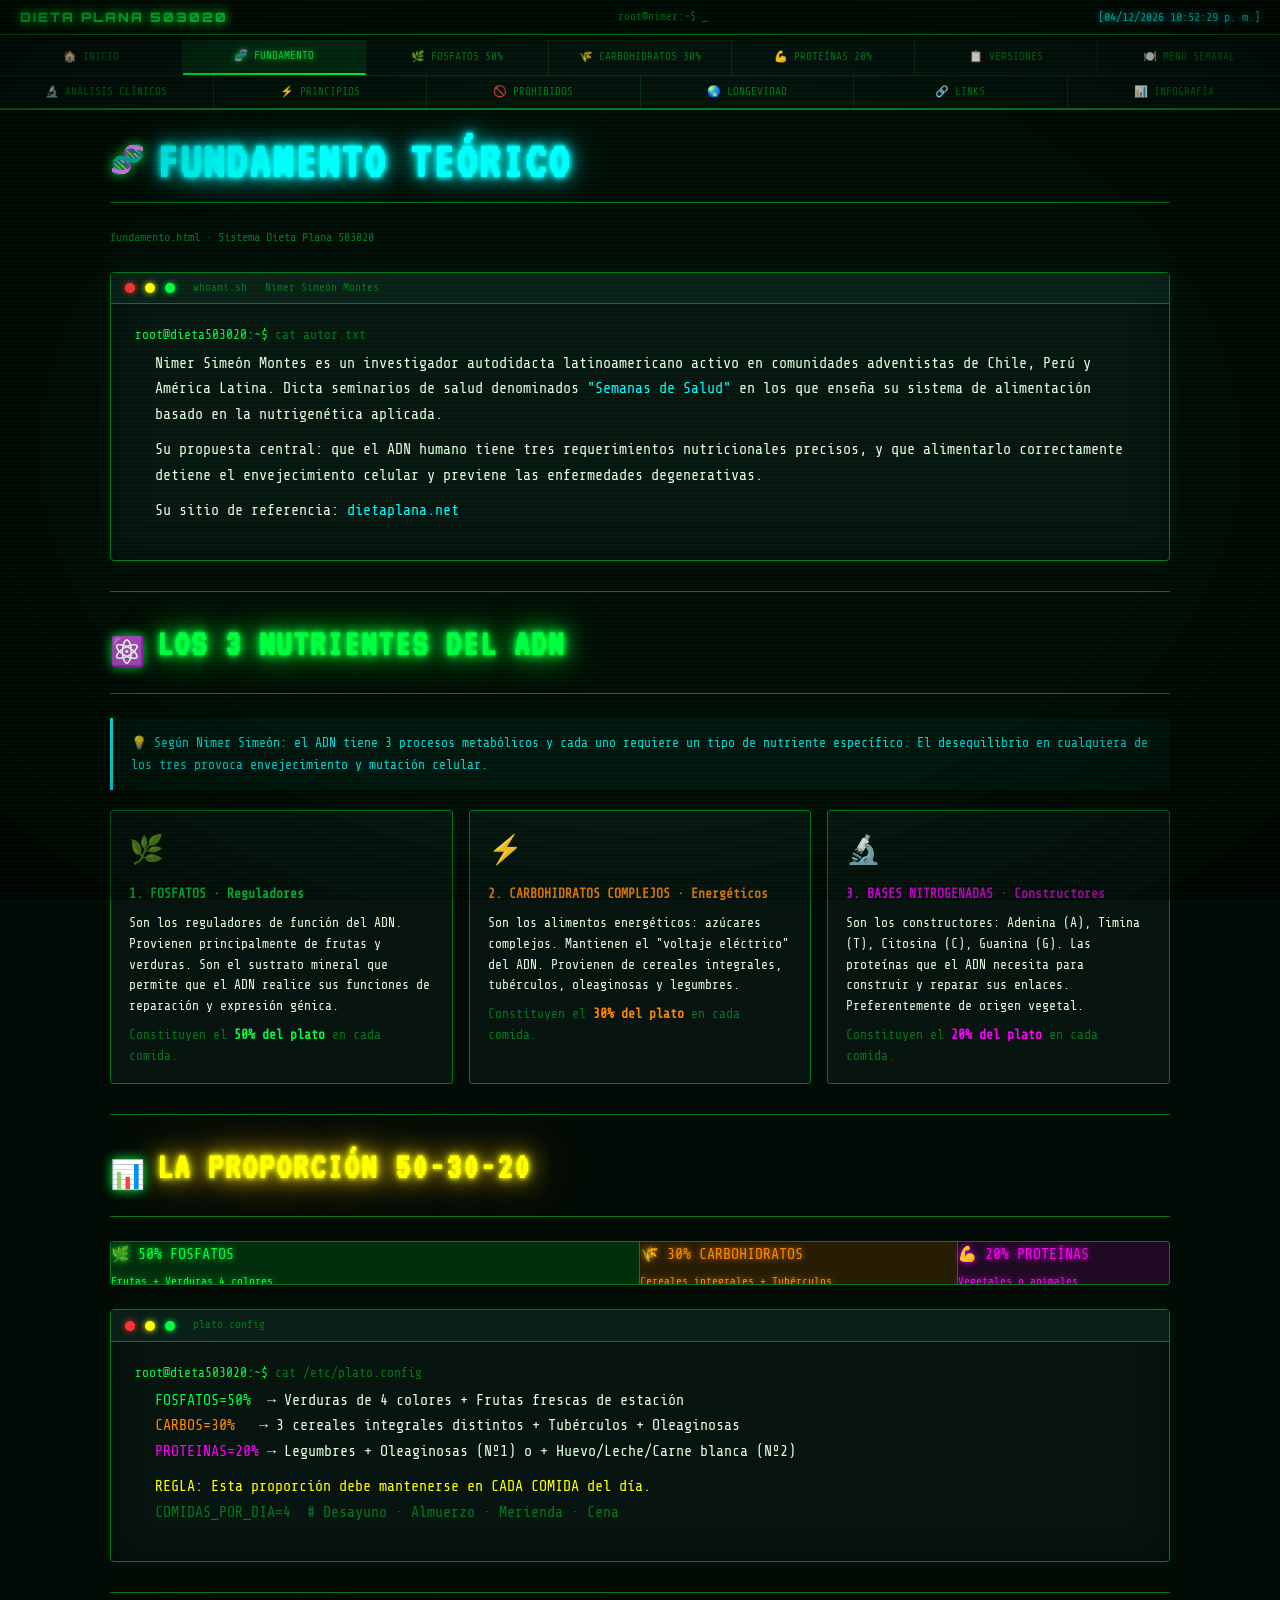
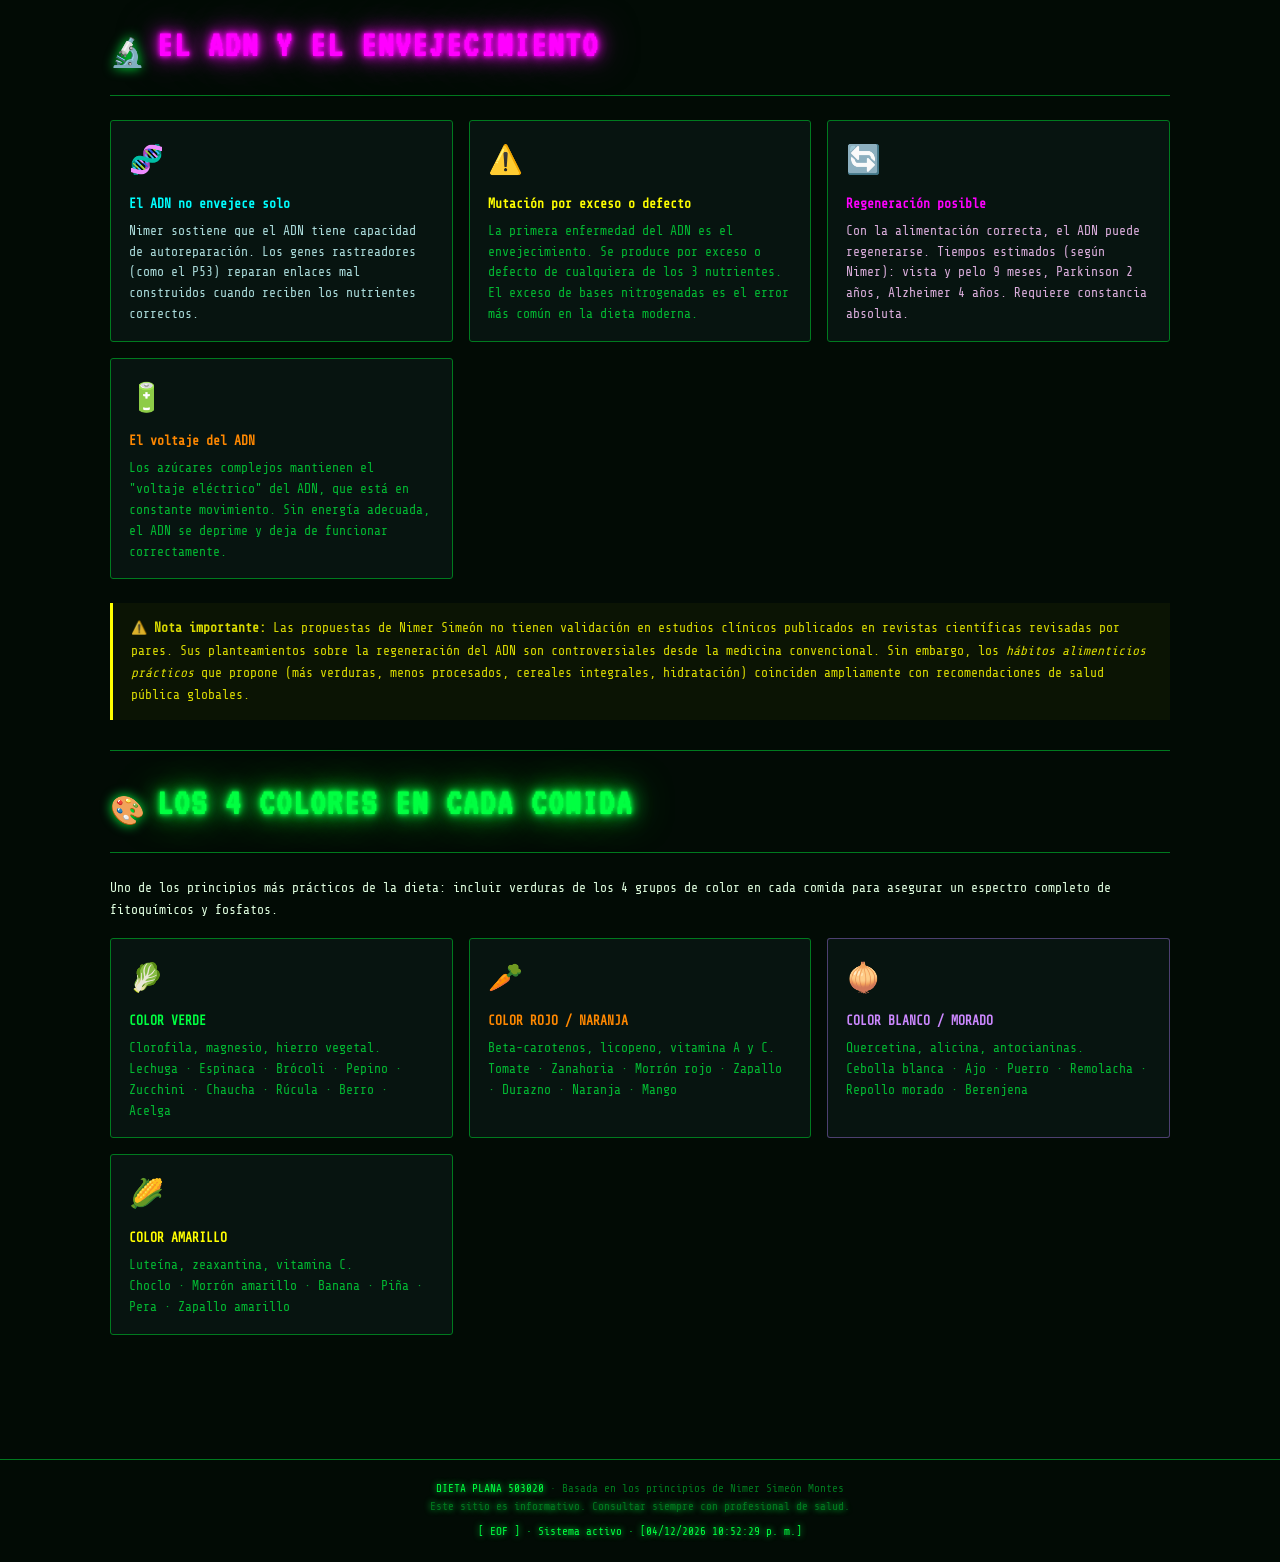
<file: fundamento.html>
<!DOCTYPE html>
<html lang="es">
<head>
<meta charset="UTF-8"><meta name="viewport" content="width=device-width, initial-scale=1.0">
<title>DIETA PLANA 503020 · Fundamento</title>
<link rel="stylesheet" href="css/style.css">
</head>
<body>
<div id="nav-container"></div>
<main>

  <div class="section-title fade-in">
    <span class="emoji">🧬</span>
    <h1 class="neon-cian">FUNDAMENTO TEÓRICO</h1>
  </div>
  <p style="color:var(--verde-dim); font-size:12px; margin-bottom:24px;">fundamento.html · Sistema Dieta Plana 503020</p>

  <!-- QUIEN ES NIMER -->
  <div class="terminal-window fade-in delay-1">
    <div class="terminal-titlebar">
      <span class="terminal-dot dot-r"></span><span class="terminal-dot dot-y"></span><span class="terminal-dot dot-g"></span>
      <span style="margin-left:8px;">whoami.sh · Nimer Simeón Montes</span>
    </div>
    <div class="terminal-body">
      <div class="prompt">cat autor.txt</div>
      <div class="prompt-out">
        <p style="margin-bottom:10px;">Nimer Simeón Montes es un investigador autodidacta latinoamericano activo en comunidades adventistas de Chile, Perú y América Latina. Dicta seminarios de salud denominados <span style="color:var(--cian);">"Semanas de Salud"</span> en los que enseña su sistema de alimentación basado en la nutrigenética aplicada.</p>
        <p style="margin-bottom:10px;">Su propuesta central: que el ADN humano tiene tres requerimientos nutricionales precisos, y que alimentarlo correctamente detiene el envejecimiento celular y previene las enfermedades degenerativas.</p>
        <p>Su sitio de referencia: <a href="https://www.dietaplana.net" target="_blank" style="color:var(--cian);">dietaplana.net</a></p>
      </div>
    </div>
  </div>

  <hr class="sep">

  <!-- LOS 3 NUTRIENTES -->
  <div class="section-title fade-in delay-1">
    <span class="emoji">⚛️</span>
    <h2 class="neon-verde">LOS 3 NUTRIENTES DEL ADN</h2>
  </div>

  <div class="info-box fade-in delay-1">
    💡 Según Nimer Simeón: el ADN tiene 3 procesos metabólicos y cada uno requiere un tipo de nutriente específico. El desequilibrio en cualquiera de los tres provoca envejecimiento y mutación celular.
  </div>

  <div class="card-grid fade-in delay-2">
    <div class="card">
      <div class="card-icon">🌿</div>
      <div class="card-title" style="color:var(--verde);">1. FOSFATOS · Reguladores</div>
      <div class="card-body" style="color:var(--blanco); margin-top:8px;">
        <p>Son los reguladores de función del ADN. Provienen principalmente de frutas y verduras. Son el sustrato mineral que permite que el ADN realice sus funciones de reparación y expresión génica.</p>
        <p style="margin-top:8px; color:var(--verde-dim);">Constituyen el <span style="color:var(--verde); font-weight:bold;">50% del plato</span> en cada comida.</p>
      </div>
    </div>
    <div class="card naranja">
      <div class="card-icon">⚡</div>
      <div class="card-title" style="color:var(--naranja);">2. CARBOHIDRATOS COMPLEJOS · Energéticos</div>
      <div class="card-body" style="color:var(--blanco); margin-top:8px;">
        <p>Son los alimentos energéticos: azúcares complejos. Mantienen el "voltaje eléctrico" del ADN. Provienen de cereales integrales, tubérculos, oleaginosas y legumbres.</p>
        <p style="margin-top:8px; color:var(--verde-dim);">Constituyen el <span style="color:var(--naranja); font-weight:bold;">30% del plato</span> en cada comida.</p>
      </div>
    </div>
    <div class="card magenta">
      <div class="card-icon">🔬</div>
      <div class="card-title" style="color:var(--magenta);">3. BASES NITROGENADAS · Constructores</div>
      <div class="card-body" style="color:var(--blanco); margin-top:8px;">
        <p>Son los constructores: Adenina (A), Timina (T), Citosina (C), Guanina (G). Las proteínas que el ADN necesita para construir y reparar sus enlaces. Preferentemente de origen vegetal.</p>
        <p style="margin-top:8px; color:var(--verde-dim);">Constituyen el <span style="color:var(--magenta); font-weight:bold;">20% del plato</span> en cada comida.</p>
      </div>
    </div>
  </div>

  <hr class="sep">

  <!-- LA PROPORCIÓN -->
  <div class="section-title fade-in">
    <span class="emoji">📊</span>
    <h2 class="neon-amarillo">LA PROPORCIÓN 50-30-20</h2>
  </div>

  <div class="prop-bar fade-in delay-1">
    <div class="prop-50">🌿 50% FOSFATOS<br><span style="font-size:11px;">Frutas + Verduras 4 colores</span></div>
    <div class="prop-30">🌾 30% CARBOHIDRATOS<br><span style="font-size:11px;">Cereales integrales + Tubérculos</span></div>
    <div class="prop-20">💪 20% PROTEÍNAS<br><span style="font-size:11px;">Vegetales o animales</span></div>
  </div>

  <div class="terminal-window fade-in delay-2">
    <div class="terminal-titlebar">
      <span class="terminal-dot dot-r"></span><span class="terminal-dot dot-y"></span><span class="terminal-dot dot-g"></span>
      <span style="margin-left:8px;">plato.config</span>
    </div>
    <div class="terminal-body">
      <div class="prompt">cat /etc/plato.config</div>
      <div class="prompt-out">
        <p><span style="color:var(--verde);">FOSFATOS=50%</span> &nbsp;→ Verduras de 4 colores + Frutas frescas de estación</p>
        <p><span style="color:var(--naranja);">CARBOS=30%</span> &nbsp;&nbsp;→ 3 cereales integrales distintos + Tubérculos + Oleaginosas</p>
        <p><span style="color:var(--magenta);">PROTEINAS=20%</span> → Legumbres + Oleaginosas (Nº1) o + Huevo/Leche/Carne blanca (Nº2)</p>
        <p style="margin-top:10px; color:var(--amarillo);">REGLA: Esta proporción debe mantenerse en CADA COMIDA del día.</p>
        <p style="color:var(--verde-dim);">COMIDAS_POR_DIA=4 &nbsp;# Desayuno · Almuerzo · Merienda · Cena</p>
      </div>
    </div>
  </div>

  <hr class="sep">

  <!-- EL ADN Y EL ENVEJECIMIENTO -->
  <div class="section-title fade-in">
    <span class="emoji">🔬</span>
    <h2 class="neon-magenta">EL ADN Y EL ENVEJECIMIENTO</h2>
  </div>

  <div class="card-grid fade-in delay-1">
    <div class="card cian">
      <div class="card-icon">🧬</div>
      <div class="card-title" style="color:var(--cian);">El ADN no envejece solo</div>
      <div class="card-body" style="color:rgba(200,255,255,0.85);">Nimer sostiene que el ADN tiene capacidad de autoreparación. Los genes rastreadores (como el P53) reparan enlaces mal construidos cuando reciben los nutrientes correctos.</div>
    </div>
    <div class="card">
      <div class="card-icon">⚠️</div>
      <div class="card-title" style="color:var(--amarillo);">Mutación por exceso o defecto</div>
      <div class="card-body">La primera enfermedad del ADN es el envejecimiento. Se produce por exceso o defecto de cualquiera de los 3 nutrientes. El exceso de bases nitrogenadas es el error más común en la dieta moderna.</div>
    </div>
    <div class="card magenta">
      <div class="card-icon">🔄</div>
      <div class="card-title" style="color:var(--magenta);">Regeneración posible</div>
      <div class="card-body" style="color:rgba(255,200,255,0.85);">Con la alimentación correcta, el ADN puede regenerarse. Tiempos estimados (según Nimer): vista y pelo 9 meses, Parkinson 2 años, Alzheimer 4 años. Requiere constancia absoluta.</div>
    </div>
    <div class="card naranja">
      <div class="card-icon">🔋</div>
      <div class="card-title" style="color:var(--naranja);">El voltaje del ADN</div>
      <div class="card-body">Los azúcares complejos mantienen el "voltaje eléctrico" del ADN, que está en constante movimiento. Sin energía adecuada, el ADN se deprime y deja de funcionar correctamente.</div>
    </div>
  </div>

  <div class="warning-box fade-in delay-2">
    ⚠️ <strong>Nota importante:</strong> Las propuestas de Nimer Simeón no tienen validación en estudios clínicos publicados en revistas científicas revisadas por pares. Sus planteamientos sobre la regeneración del ADN son controversiales desde la medicina convencional. Sin embargo, los <em>hábitos alimenticios prácticos</em> que propone (más verduras, menos procesados, cereales integrales, hidratación) coinciden ampliamente con recomendaciones de salud pública globales.
  </div>

  <hr class="sep">

  <!-- LOS 4 COLORES -->
  <div class="section-title fade-in">
    <span class="emoji">🎨</span>
    <h2 class="neon-verde">LOS 4 COLORES EN CADA COMIDA</h2>
  </div>

  <p style="font-size:13px; margin-bottom:16px; color:var(--blanco);">Uno de los principios más prácticos de la dieta: incluir verduras de los 4 grupos de color en cada comida para asegurar un espectro completo de fitoquímicos y fosfatos.</p>

  <div class="card-grid fade-in delay-1">
    <div class="card">
      <div class="card-icon">🥬</div>
      <div class="card-title" style="color:var(--verde);">COLOR VERDE</div>
      <div class="card-body">Clorofila, magnesio, hierro vegetal.<br>Lechuga · Espinaca · Brócoli · Pepino · Zucchini · Chaucha · Rúcula · Berro · Acelga</div>
    </div>
    <div class="card naranja">
      <div class="card-icon">🥕</div>
      <div class="card-title" style="color:var(--naranja);">COLOR ROJO / NARANJA</div>
      <div class="card-body">Beta-carotenos, licopeno, vitamina A y C.<br>Tomate · Zanahoria · Morrón rojo · Zapallo · Durazno · Naranja · Mango</div>
    </div>
    <div class="card" style="border-color:rgba(180,130,255,0.4);">
      <div class="card-icon">🧅</div>
      <div class="card-title" style="color:#cc88ff;">COLOR BLANCO / MORADO</div>
      <div class="card-body">Quercetina, alicina, antocianinas.<br>Cebolla blanca · Ajo · Puerro · Remolacha · Repollo morado · Berenjena</div>
    </div>
    <div class="card amarillo">
      <div class="card-icon">🌽</div>
      <div class="card-title" style="color:var(--amarillo);">COLOR AMARILLO</div>
      <div class="card-body">Luteína, zeaxantina, vitamina C.<br>Choclo · Morrón amarillo · Banana · Piña · Pera · Zapallo amarillo</div>
    </div>
  </div>

</main>
<div id="footer-container"></div>
<script src="js/nav.js"></script>
</body>
</html>
</file>
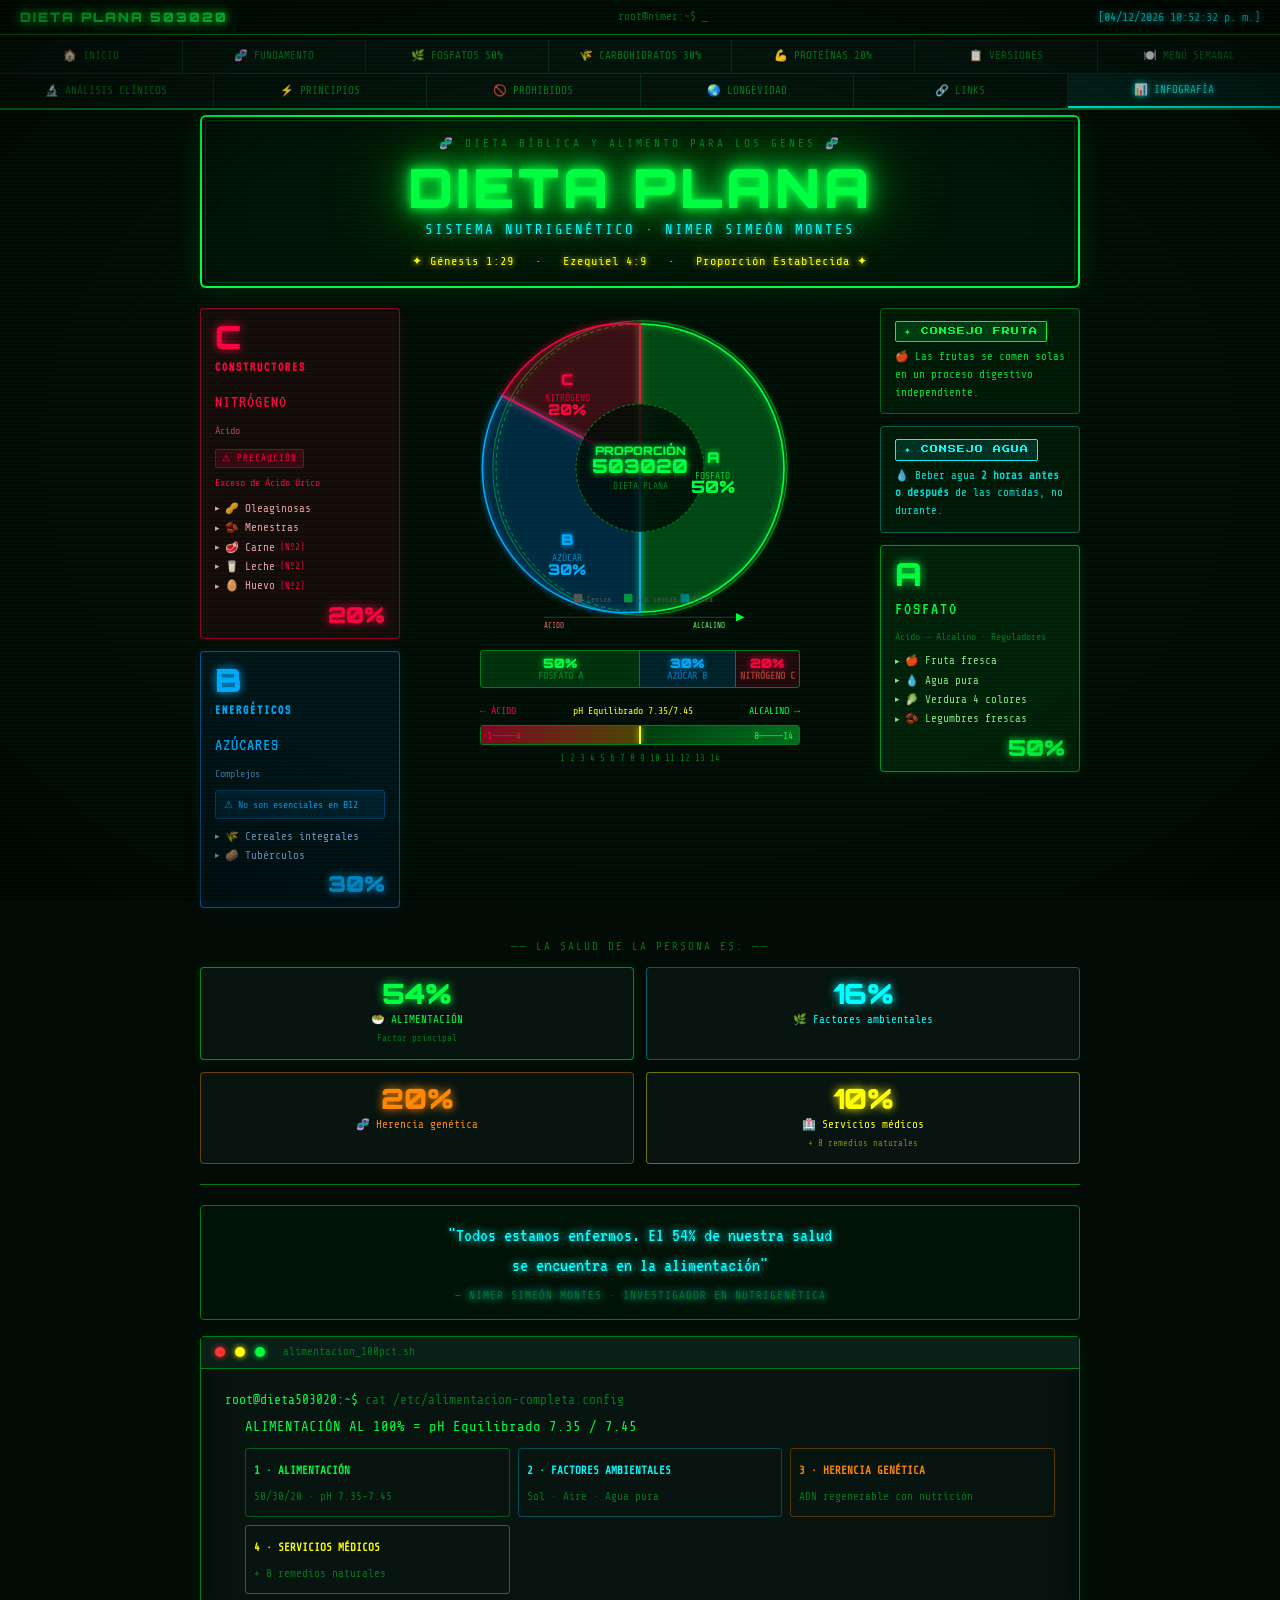
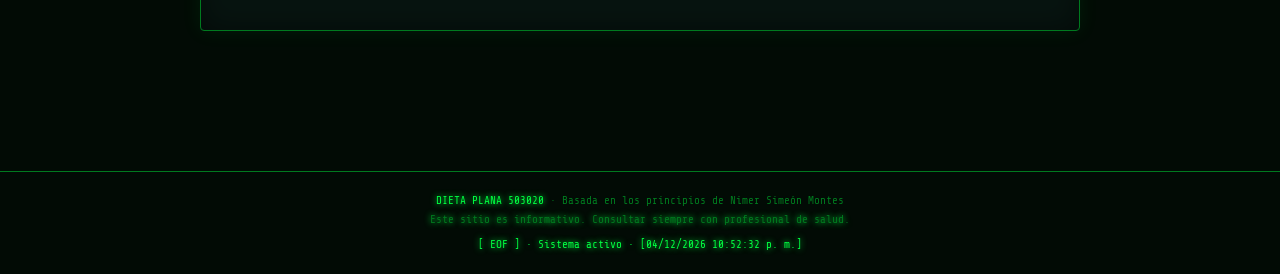
<file: infografia.html>
<!DOCTYPE html>
<html lang="es">
<head>
<meta charset="UTF-8">
<meta name="viewport" content="width=device-width, initial-scale=1.0">
<title>DIETA PLANA 503020 · Infografía</title>
<link rel="stylesheet" href="css/style.css">
<style>
/* ── INFOGRAFÍA ESPECÍFICA ── */
.infografia-wrap {
  max-width: 900px;
  margin: 0 auto;
  padding: 10px;
}

/* HEADER */
.info-header {
  text-align: center;
  border: 2px solid var(--verde);
  border-radius: 6px;
  padding: 18px 20px 14px;
  margin-bottom: 20px;
  background: rgba(0,255,65,0.03);
  box-shadow: 0 0 30px rgba(0,255,65,0.12), inset 0 0 40px rgba(0,0,0,0.4);
  position: relative;
}

.info-header::before {
  content: '';
  position: absolute;
  inset: 3px;
  border: 1px solid rgba(0,255,65,0.2);
  border-radius: 4px;
  pointer-events: none;
}

.info-header .dna-tag {
  font-family: var(--font-mono);
  font-size: 11px;
  color: var(--verde-dim);
  letter-spacing: 3px;
  margin-bottom: 6px;
  display: block;
}

.info-header h1 {
  font-family: var(--font-logo);
  font-size: clamp(28px, 6vw, 54px);
  font-weight: 900;
  color: var(--verde);
  text-shadow: 0 0 8px var(--verde), 0 0 20px var(--verde), 0 0 40px var(--verde2), 0 0 80px var(--verde2);
  letter-spacing: 4px;
  animation: parpadeo-verde 3s infinite;
  line-height: 1;
  margin-bottom: 4px;
}

.info-header .subtitle {
  font-family: var(--font-mono);
  font-size: clamp(11px, 2vw, 14px);
  color: var(--cian);
  text-shadow: 0 0 8px var(--cian);
  letter-spacing: 2px;
}

.info-header .citas {
  margin-top: 10px;
  font-family: var(--font-mono);
  font-size: 12px;
  color: var(--amarillo);
  text-shadow: 0 0 6px var(--amarillo);
  animation: parpadeo-amarillo 4s infinite;
  letter-spacing: 1px;
}

/* GRID PRINCIPAL */
.info-main {
  display: grid;
  grid-template-columns: 200px 1fr 200px;
  grid-template-rows: auto auto;
  gap: 14px;
  margin-bottom: 16px;
}

/* COLUMNA IZQUIERDA */
.col-left {
  display: flex;
  flex-direction: column;
  gap: 12px;
}

/* COLUMNA DERECHA */
.col-right {
  display: flex;
  flex-direction: column;
  gap: 12px;
}

/* PLATO CENTRAL */
.plato-container {
  display: flex;
  flex-direction: column;
  align-items: center;
  gap: 14px;
}

/* ── PLATO SVG CENTRAL ── */
.plato-svg-wrap {
  width: 100%;
  max-width: 320px;
  position: relative;
}

/* ── BLOQUES LATERALES ── */
.bloque {
  border-radius: 4px;
  padding: 12px 14px;
  font-family: var(--font-mono);
  font-size: 12px;
  position: relative;
  overflow: hidden;
}

.bloque::after {
  content: '';
  position: absolute;
  inset: 0;
  background: repeating-linear-gradient(0deg, transparent, transparent 3px, rgba(0,0,0,0.05) 3px, rgba(0,0,0,0.05) 4px);
  pointer-events: none;
}

.bloque-nitro {
  background: rgba(255,0,64,0.08);
  border: 1px solid rgba(255,0,64,0.5);
  box-shadow: 0 0 12px rgba(255,0,64,0.1);
}

.bloque-azucar {
  background: rgba(0,100,255,0.08);
  border: 1px solid rgba(0,150,255,0.5);
  box-shadow: 0 0 12px rgba(0,150,255,0.1);
}

.bloque-consejo {
  background: rgba(0,255,65,0.05);
  border: 1px solid rgba(0,255,65,0.3);
}

.bloque-fosfato {
  background: rgba(0,255,65,0.08);
  border: 1px solid rgba(0,255,65,0.5);
  box-shadow: 0 0 12px rgba(0,255,65,0.1);
}

.bloque-titulo {
  font-family: var(--font-title);
  font-size: 16px;
  font-weight: bold;
  margin-bottom: 8px;
  display: flex;
  align-items: center;
  gap: 6px;
}

.bloque-letra {
  font-family: var(--font-logo);
  font-size: 32px;
  font-weight: 900;
  line-height: 1;
  display: block;
  margin-bottom: 4px;
}

.bloque-pct {
  font-family: var(--font-logo);
  font-size: 22px;
  font-weight: 900;
  display: block;
  line-height: 1;
}

.item-list {
  list-style: none;
  padding: 0;
  margin: 6px 0 0;
}

.item-list li {
  padding: 2px 0;
  font-size: 11px;
  display: flex;
  align-items: center;
  gap: 5px;
  line-height: 1.4;
}

.item-list li::before {
  content: '▸';
  flex-shrink: 0;
  font-size: 9px;
}

.tag-precaucion {
  display: inline-block;
  background: rgba(255,0,64,0.15);
  border: 1px solid rgba(255,0,64,0.4);
  color: var(--rojo);
  font-size: 9px;
  padding: 1px 6px;
  border-radius: 2px;
  margin-bottom: 6px;
  text-transform: uppercase;
  letter-spacing: 1px;
}

/* PROPORCION BAR MEJORADA */
.prop-display {
  width: 100%;
  border: 1px solid var(--verde-dim);
  border-radius: 3px;
  overflow: hidden;
  display: flex;
  height: 38px;
}

.pd-a { flex:5; background:rgba(0,255,65,0.15); display:flex; align-items:center; justify-content:center; flex-direction:column; border-right:1px solid var(--verde-dim); }
.pd-b { flex:3; background:rgba(0,150,255,0.15); display:flex; align-items:center; justify-content:center; flex-direction:column; border-right:1px solid var(--verde-dim); }
.pd-c { flex:2; background:rgba(255,0,64,0.12); display:flex; align-items:center; justify-content:center; flex-direction:column; }

.pd-label { font-family:var(--font-mono); font-size:10px; font-weight:bold; line-height:1.2; text-align:center; }
.pd-pct   { font-family:var(--font-logo); font-size:13px; font-weight:900; line-height:1; }

/* SALUD PIE */
.salud-grid {
  display: grid;
  grid-template-columns: 1fr 1fr;
  gap: 12px;
  margin-top: 4px;
}

.salud-box {
  background: var(--bg2);
  border: 1px solid var(--verde-dim);
  border-radius: 4px;
  padding: 12px;
  text-align: center;
  font-family: var(--font-mono);
}

.salud-pct {
  font-family: var(--font-logo);
  font-size: 28px;
  font-weight: 900;
  display: block;
  line-height: 1;
  margin-bottom: 4px;
}

.salud-label {
  font-size: 11px;
  line-height: 1.4;
}

/* FRASE FINAL */
.frase-box {
  border: 1px solid var(--verde-dim);
  border-radius: 4px;
  padding: 14px 20px;
  text-align: center;
  background: rgba(0,255,65,0.03);
  font-family: var(--font-title);
  font-size: clamp(14px, 2.5vw, 20px);
  color: var(--cian);
  text-shadow: 0 0 8px var(--cian);
  line-height: 1.5;
}

.frase-autor {
  display: block;
  font-family: var(--font-mono);
  font-size: 11px;
  color: var(--verde-dim);
  margin-top: 8px;
  text-transform: uppercase;
  letter-spacing: 1px;
}

/* pH bar */
.ph-bar {
  display: flex;
  height: 20px;
  border-radius: 3px;
  overflow: hidden;
  border: 1px solid var(--verde-dim);
  margin: 6px 0;
  position: relative;
  font-family: var(--font-mono);
  font-size: 10px;
}

.ph-acido  { flex:1; background: linear-gradient(90deg, rgba(255,0,64,0.5), rgba(255,200,0,0.3)); display:flex; align-items:center; justify-content:flex-start; padding-left:6px; color:var(--rojo); }
.ph-alcal  { flex:1; background: linear-gradient(90deg, rgba(0,255,65,0.2), rgba(0,255,65,0.4)); display:flex; align-items:center; justify-content:flex-end; padding-right:6px; color:var(--verde); }
.ph-marker { position:absolute; left:50%; top:0; bottom:0; width:2px; background:var(--amarillo); box-shadow:0 0 6px var(--amarillo); transform:translateX(-50%); }

/* CONSEJO BOX */
.consejo-tag {
  display: inline-block;
  font-family: var(--font-px);
  font-size: 8px;
  padding: 3px 8px;
  border-radius: 2px;
  margin-bottom: 6px;
  letter-spacing: 1px;
}
.ct-verde   { background:rgba(0,255,65,0.15); border:1px solid var(--verde); color:var(--verde); }
.ct-cian    { background:rgba(0,255,255,0.1); border:1px solid var(--cian); color:var(--cian); }

/* RESPONSIVE */
@media (max-width: 680px) {
  .info-main {
    grid-template-columns: 1fr;
    grid-template-rows: auto;
  }
  .col-left, .col-right {
    display: grid;
    grid-template-columns: 1fr 1fr;
  }
  .salud-grid { grid-template-columns: repeat(4, 1fr); }
}
</style>
</head>
<body>
<div id="nav-container"></div>

<main style="margin-top:85px; padding:20px 14px 60px;">
<div class="infografia-wrap">

  <!-- HEADER -->
  <div class="info-header fade-in">
    <span class="dna-tag">🧬 DIETA BÍBLICA Y ALIMENTO PARA LOS GENES 🧬</span>
    <h1>DIETA PLANA</h1>
    <div class="subtitle">SISTEMA NUTRIGENÉTICO · NIMER SIMEÓN MONTES</div>
    <div class="citas">✦ Génesis 1:29 &nbsp;&nbsp;·&nbsp;&nbsp; Ezequiel 4:9 &nbsp;&nbsp;·&nbsp;&nbsp; Proporción Establecida ✦</div>
  </div>

  <!-- GRID PRINCIPAL -->
  <div class="info-main fade-in delay-1">

    <!-- COLUMNA IZQUIERDA -->
    <div class="col-left">

      <!-- C · NITRÓGENO 20% -->
      <div class="bloque bloque-nitro">
        <span class="bloque-letra" style="color:var(--rojo); text-shadow:0 0 10px var(--rojo);">C</span>
        <div class="bloque-titulo" style="color:var(--rojo);">
          <span style="font-size:13px; letter-spacing:2px;">CONSTRUCTORES</span>
        </div>
        <div style="color:var(--rojo); font-family:var(--font-title); font-size:18px; letter-spacing:1px; margin-bottom:4px;">NITRÓGENO</div>
        <div style="font-size:10px; color:rgba(255,100,100,0.7); margin-bottom:8px; font-family:var(--font-mono);">Ácido</div>
        <div class="tag-precaucion">⚠ PRECAUCIÓN</div>
        <div style="font-size:10px; color:var(--rojo); margin-bottom:8px;">Exceso de Ácido Úrico</div>
        <ul class="item-list" style="color:rgba(255,180,180,0.9);">
          <li>🥜 Oleaginosas</li>
          <li>🫘 Menestras</li>
          <li>🥩 Carne <span style="color:var(--rojo); font-size:9px;">(Nº2)</span></li>
          <li>🥛 Leche <span style="color:var(--rojo); font-size:9px;">(Nº2)</span></li>
          <li>🥚 Huevo <span style="color:var(--rojo); font-size:9px;">(Nº2)</span></li>
        </ul>
        <span class="bloque-pct" style="color:var(--rojo); text-shadow:0 0 8px var(--rojo); text-align:right; display:block; margin-top:8px;">20%</span>
      </div>

      <!-- B · AZÚCARES 30% -->
      <div class="bloque bloque-azucar">
        <span class="bloque-letra" style="color:#00aaff; text-shadow:0 0 10px #00aaff;">B</span>
        <div class="bloque-titulo" style="color:#00aaff;">
          <span style="font-size:13px; letter-spacing:2px;">ENERGÉTICOS</span>
        </div>
        <div style="color:#00aaff; font-family:var(--font-title); font-size:18px; letter-spacing:1px; margin-bottom:4px;">AZÚCARES</div>
        <div style="font-size:10px; color:rgba(100,180,255,0.7); margin-bottom:8px; font-family:var(--font-mono);">Complejos</div>
        <div style="font-size:10px; color:#00aaff; background:rgba(0,150,255,0.1); border:1px solid rgba(0,150,255,0.3); padding:5px 8px; border-radius:3px; margin-bottom:8px; font-family:var(--font-mono);">
          ⚠ No son esenciales en B12
        </div>
        <ul class="item-list" style="color:rgba(150,200,255,0.9);">
          <li>🌾 Cereales integrales</li>
          <li>🥔 Tubérculos</li>
        </ul>
        <span class="bloque-pct" style="color:#00aaff; text-shadow:0 0 8px #00aaff; text-align:right; display:block; margin-top:8px;">30%</span>
      </div>

    </div>

    <!-- CENTRO · PLATO -->
    <div class="plato-container">

      <!-- SVG DEL PLATO -->
      <div class="plato-svg-wrap">
        <svg viewBox="0 0 300 300" width="100%" xmlns="http://www.w3.org/2000/svg">
          <defs>
            <filter id="glow-verde">
              <feGaussianBlur stdDeviation="3" result="coloredBlur"/>
              <feMerge><feMergeNode in="coloredBlur"/><feMergeNode in="SourceGraphic"/></feMerge>
            </filter>
            <filter id="glow-rojo">
              <feGaussianBlur stdDeviation="3" result="coloredBlur"/>
              <feMerge><feMergeNode in="coloredBlur"/><feMergeNode in="SourceGraphic"/></feMerge>
            </filter>
            <filter id="glow-azul">
              <feGaussianBlur stdDeviation="3" result="coloredBlur"/>
              <feMerge><feMergeNode in="coloredBlur"/><feMergeNode in="SourceGraphic"/></feMerge>
            </filter>
          </defs>

          <!-- Fondo plato -->
          <circle cx="150" cy="150" r="138" fill="rgba(0,20,10,0.6)" stroke="#007a1f" stroke-width="1"/>
          <circle cx="150" cy="150" r="135" fill="none" stroke="#00ff41" stroke-width="0.5" stroke-dasharray="4 3" filter="url(#glow-verde)"/>

          <!-- SECTOR A · FOSFATO 50% → 180° (lado derecho) -->
          <!-- Desde -90° (arriba) girando 180° en sentido horario → ocupa lado derecho -->
          <path d="M150,150 L150,15 A135,135 0 0,1 150,285 Z"
            fill="rgba(0,255,65,0.12)" stroke="#00ff41" stroke-width="1.5"
            filter="url(#glow-verde)"/>

          <!-- SECTOR B · AZÚCAR 30% → 108° (izq abajo) -->
          <path d="M150,150 L150,285 A135,135 0 0,1 21,82 Z"
            fill="rgba(0,120,255,0.12)" stroke="#00aaff" stroke-width="1.5"
            filter="url(#glow-azul)"/>

          <!-- SECTOR C · NITRÓGENO 20% → 72° (izq arriba) -->
          <path d="M150,150 L21,82 A135,135 0 0,1 150,15 Z"
            fill="rgba(255,0,64,0.12)" stroke="#ff0040" stroke-width="1.5"
            filter="url(#glow-rojo)"/>

          <!-- Borde interior decorativo -->
          <circle cx="150" cy="150" r="60" fill="rgba(0,10,5,0.8)" stroke="#007a1f" stroke-width="1" stroke-dasharray="3 2"/>

          <!-- Contenido central -->
          <text x="150" y="138" text-anchor="middle" font-family="'Orbitron',monospace" font-size="11" font-weight="900" fill="#00ff41" filter="url(#glow-verde)">PROPORCIÓN</text>
          <text x="150" y="155" text-anchor="middle" font-family="'Orbitron',monospace" font-size="18" font-weight="900" fill="#00ff41" filter="url(#glow-verde)">503020</text>
          <text x="150" y="170" text-anchor="middle" font-family="'Share Tech Mono',monospace" font-size="9" fill="#007a1f">DIETA PLANA</text>

          <!-- Etiquetas sectores -->
          <!-- A: FOSFATO lado derecho -->
          <text x="218" y="145" text-anchor="middle" font-family="'Orbitron',monospace" font-size="14" font-weight="900" fill="#00ff41" filter="url(#glow-verde)">A</text>
          <text x="218" y="160" text-anchor="middle" font-family="'Share Tech Mono',monospace" font-size="9" fill="#00cc33">FOSFATO</text>
          <text x="218" y="173" text-anchor="middle" font-family="'Orbitron',monospace" font-size="16" font-weight="900" fill="#00ff41">50%</text>

          <!-- B: AZÚCAR izquierda abajo -->
          <text x="82" y="222" text-anchor="middle" font-family="'Orbitron',monospace" font-size="14" font-weight="900" fill="#00aaff" filter="url(#glow-azul)">B</text>
          <text x="82" y="237" text-anchor="middle" font-family="'Share Tech Mono',monospace" font-size="9" fill="#0088cc">AZÚCAR</text>
          <text x="82" y="250" text-anchor="middle" font-family="'Orbitron',monospace" font-size="14" font-weight="900" fill="#00aaff">30%</text>

          <!-- C: NITRÓGENO izquierda arriba -->
          <text x="82" y="72" text-anchor="middle" font-family="'Orbitron',monospace" font-size="14" font-weight="900" fill="#ff0040" filter="url(#glow-rojo)">C</text>
          <text x="82" y="87" text-anchor="middle" font-family="'Share Tech Mono',monospace" font-size="9" fill="#cc0033">NITRÓGENO</text>
          <text x="82" y="100" text-anchor="middle" font-family="'Orbitron',monospace" font-size="14" font-weight="900" fill="#ff0040">20%</text>

          <!-- Leyenda ceniza/fibra abajo -->
          <rect x="88" y="268" width="8" height="8" rx="1" fill="#555"/>
          <text x="100" y="276" font-family="'Share Tech Mono',monospace" font-size="7" fill="#555">Ceniza</text>
          <rect x="135" y="268" width="8" height="8" rx="1" fill="#00ff41" opacity="0.5"/>
          <text x="147" y="276" font-family="'Share Tech Mono',monospace" font-size="7" fill="#555">Sin ceniza</text>
          <rect x="188" y="268" width="8" height="8" rx="1" fill="#00aaff" opacity="0.5"/>
          <text x="200" y="276" font-family="'Share Tech Mono',monospace" font-size="7" fill="#555">Fibra</text>

          <!-- Flecha ácido-alcalino -->
          <line x1="60" y1="290" x2="240" y2="290" stroke="#333" stroke-width="1"/>
          <text x="60" y="300" font-family="'Share Tech Mono',monospace" font-size="7" fill="#ff6666">ÁCIDO</text>
          <text x="200" y="300" font-family="'Share Tech Mono',monospace" font-size="7" fill="#66ff66">ALCALINO</text>
          <polygon points="240,286 240,294 248,290" fill="#00ff41"/>
        </svg>
      </div>

      <!-- PROPORCIÓN BAR -->
      <div class="prop-display" style="max-width:320px; width:100%;">
        <div class="pd-a">
          <div class="pd-pct" style="color:var(--verde); text-shadow:0 0 6px var(--verde);">50%</div>
          <div class="pd-label" style="color:var(--verde-dim);">FOSFATO A</div>
        </div>
        <div class="pd-b">
          <div class="pd-pct" style="color:#00aaff; text-shadow:0 0 6px #00aaff;">30%</div>
          <div class="pd-label" style="color:rgba(0,150,255,0.6);">AZÚCAR B</div>
        </div>
        <div class="pd-c">
          <div class="pd-pct" style="color:var(--rojo); text-shadow:0 0 6px var(--rojo);">20%</div>
          <div class="pd-label" style="color:rgba(255,80,80,0.6);">NITRÓGENO C</div>
        </div>
      </div>

      <!-- PH BAR -->
      <div style="width:100%; max-width:320px;">
        <div style="display:flex; justify-content:space-between; font-family:var(--font-mono); font-size:10px; margin-bottom:3px;">
          <span style="color:var(--rojo);">← ÁCIDO</span>
          <span style="color:var(--amarillo);">pH Equilibrado 7.35/7.45</span>
          <span style="color:var(--verde);">ALCALINO →</span>
        </div>
        <div class="ph-bar">
          <div class="ph-acido">1────4</div>
          <div class="ph-marker"></div>
          <div class="ph-alcal">8────14</div>
        </div>
        <div style="display:flex; justify-content:center; gap:20px; font-family:var(--font-mono); font-size:9px; color:var(--verde-dim); margin-top:3px;">
          <span>1 2 3 4 5 6 7 8 9 10 11 12 13 14</span>
        </div>
      </div>

    </div>

    <!-- COLUMNA DERECHA -->
    <div class="col-right">

      <!-- CONSEJO FRUTA -->
      <div class="bloque bloque-consejo">
        <span class="consejo-tag ct-verde">✦ CONSEJO FRUTA</span>
        <p style="font-size:11px; color:rgba(0,255,65,0.85); line-height:1.6; font-family:var(--font-mono);">
          🍎 Las frutas se comen solas en un proceso digestivo independiente.
        </p>
      </div>

      <!-- CONSEJO AGUA -->
      <div class="bloque bloque-consejo" style="border-color:rgba(0,255,255,0.3);">
        <span class="consejo-tag ct-cian">✦ CONSEJO AGUA</span>
        <p style="font-size:11px; color:rgba(0,255,255,0.85); line-height:1.6; font-family:var(--font-mono);">
          💧 Beber agua <strong>2 horas antes o después</strong> de las comidas, no durante.
        </p>
      </div>

      <!-- A · FOSFATO 50% -->
      <div class="bloque bloque-fosfato">
        <span class="bloque-letra" style="color:var(--verde); text-shadow:0 0 10px var(--verde);">A</span>
        <div style="color:var(--verde); font-family:var(--font-title); font-size:18px; letter-spacing:2px; margin-bottom:4px;">FOSFATO</div>
        <div style="font-size:10px; color:var(--verde-dim); margin-bottom:6px; font-family:var(--font-mono);">Ácido → Alcalino · Reguladores</div>
        <ul class="item-list" style="color:rgba(150,255,150,0.9);">
          <li>🍎 Fruta fresca</li>
          <li>💧 Agua pura</li>
          <li>🥬 Verdura 4 colores</li>
          <li>🫘 Legumbres frescas</li>
        </ul>
        <span class="bloque-pct" style="color:var(--verde); text-shadow:0 0 8px var(--verde); text-align:right; display:block; margin-top:8px;">50%</span>
      </div>

    </div>
  </div>

  <!-- SALUD DE LA PERSONA -->
  <div class="fade-in delay-2">
    <div style="font-family:var(--font-mono); font-size:11px; color:var(--verde-dim); text-align:center; margin-bottom:10px; letter-spacing:2px; text-transform:uppercase;">
      ── La salud de la persona es: ──
    </div>
    <div class="salud-grid">
      <div class="salud-box" style="border-color:rgba(0,255,65,0.5); box-shadow:0 0 12px rgba(0,255,65,0.1);">
        <span class="salud-pct" style="color:var(--verde); text-shadow:0 0 10px var(--verde);">54%</span>
        <div class="salud-label" style="color:var(--verde);">🥗 ALIMENTACIÓN</div>
        <div style="font-size:9px; color:var(--verde-dim); margin-top:4px; font-family:var(--font-mono);">Factor principal</div>
      </div>
      <div class="salud-box" style="border-color:rgba(0,200,255,0.4);">
        <span class="salud-pct" style="color:var(--cian); text-shadow:0 0 10px var(--cian);">16%</span>
        <div class="salud-label" style="color:var(--cian);">🌿 Factores ambientales</div>
      </div>
      <div class="salud-box" style="border-color:rgba(255,136,0,0.4);">
        <span class="salud-pct" style="color:var(--naranja); text-shadow:0 0 10px var(--naranja);">20%</span>
        <div class="salud-label" style="color:var(--naranja);">🧬 Herencia genética</div>
      </div>
      <div class="salud-box" style="border-color:rgba(255,255,0,0.4);">
        <span class="salud-pct" style="color:var(--amarillo); text-shadow:0 0 10px var(--amarillo);">10%</span>
        <div class="salud-label" style="color:var(--amarillo);">🏥 Servicios médicos</div>
        <div style="font-size:9px; color:rgba(255,255,0,0.5); margin-top:4px; font-family:var(--font-mono);">+ 8 remedios naturales</div>
      </div>
    </div>
  </div>

  <hr class="sep" style="margin:20px 0;">

  <!-- FRASE FINAL -->
  <div class="frase-box fade-in delay-3">
    "Todos estamos enfermos. El 54% de nuestra salud<br>se encuentra en la alimentación"
    <span class="frase-autor">— Nimer Simeón Montes · Investigador en Nutrigenética</span>
  </div>

  <!-- ALIMENTACIÓN AL 100% -->
  <div class="terminal-window fade-in delay-3" style="margin-top:16px;">
    <div class="terminal-titlebar">
      <span class="terminal-dot dot-r"></span><span class="terminal-dot dot-y"></span><span class="terminal-dot dot-g"></span>
      <span style="margin-left:8px;">alimentacion_100pct.sh</span>
    </div>
    <div class="terminal-body">
      <div class="prompt">cat /etc/alimentacion-completa.config</div>
      <div class="prompt-out">
        <p style="color:var(--verde); font-size:14px; margin-bottom:10px;">ALIMENTACIÓN AL 100% = pH Equilibrado 7.35 / 7.45</p>
        <div style="display:grid; grid-template-columns:repeat(auto-fill,minmax(200px,1fr)); gap:8px;">
          <div style="border:1px solid rgba(0,255,65,0.3); padding:8px; border-radius:3px;">
            <span style="color:var(--verde); font-size:11px; font-weight:bold;">1 · ALIMENTACIÓN</span><br>
            <span style="font-size:11px; color:var(--verde-dim);">50/30/20 · pH 7.35-7.45</span>
          </div>
          <div style="border:1px solid rgba(0,200,255,0.3); padding:8px; border-radius:3px;">
            <span style="color:var(--cian); font-size:11px; font-weight:bold;">2 · FACTORES AMBIENTALES</span><br>
            <span style="font-size:11px; color:var(--verde-dim);">Sol · Aire · Agua pura</span>
          </div>
          <div style="border:1px solid rgba(255,136,0,0.3); padding:8px; border-radius:3px;">
            <span style="color:var(--naranja); font-size:11px; font-weight:bold;">3 · HERENCIA GENÉTICA</span><br>
            <span style="font-size:11px; color:var(--verde-dim);">ADN regenerable con nutrición</span>
          </div>
          <div style="border:1px solid rgba(255,255,0,0.3); padding:8px; border-radius:3px;">
            <span style="color:var(--amarillo); font-size:11px; font-weight:bold;">4 · SERVICIOS MÉDICOS</span><br>
            <span style="font-size:11px; color:var(--verde-dim);">+ 8 remedios naturales</span>
          </div>
        </div>
      </div>
    </div>
  </div>

</div>
</main>

<div id="footer-container"></div>
<script src="js/nav.js"></script>
</body>
</html>
</file>
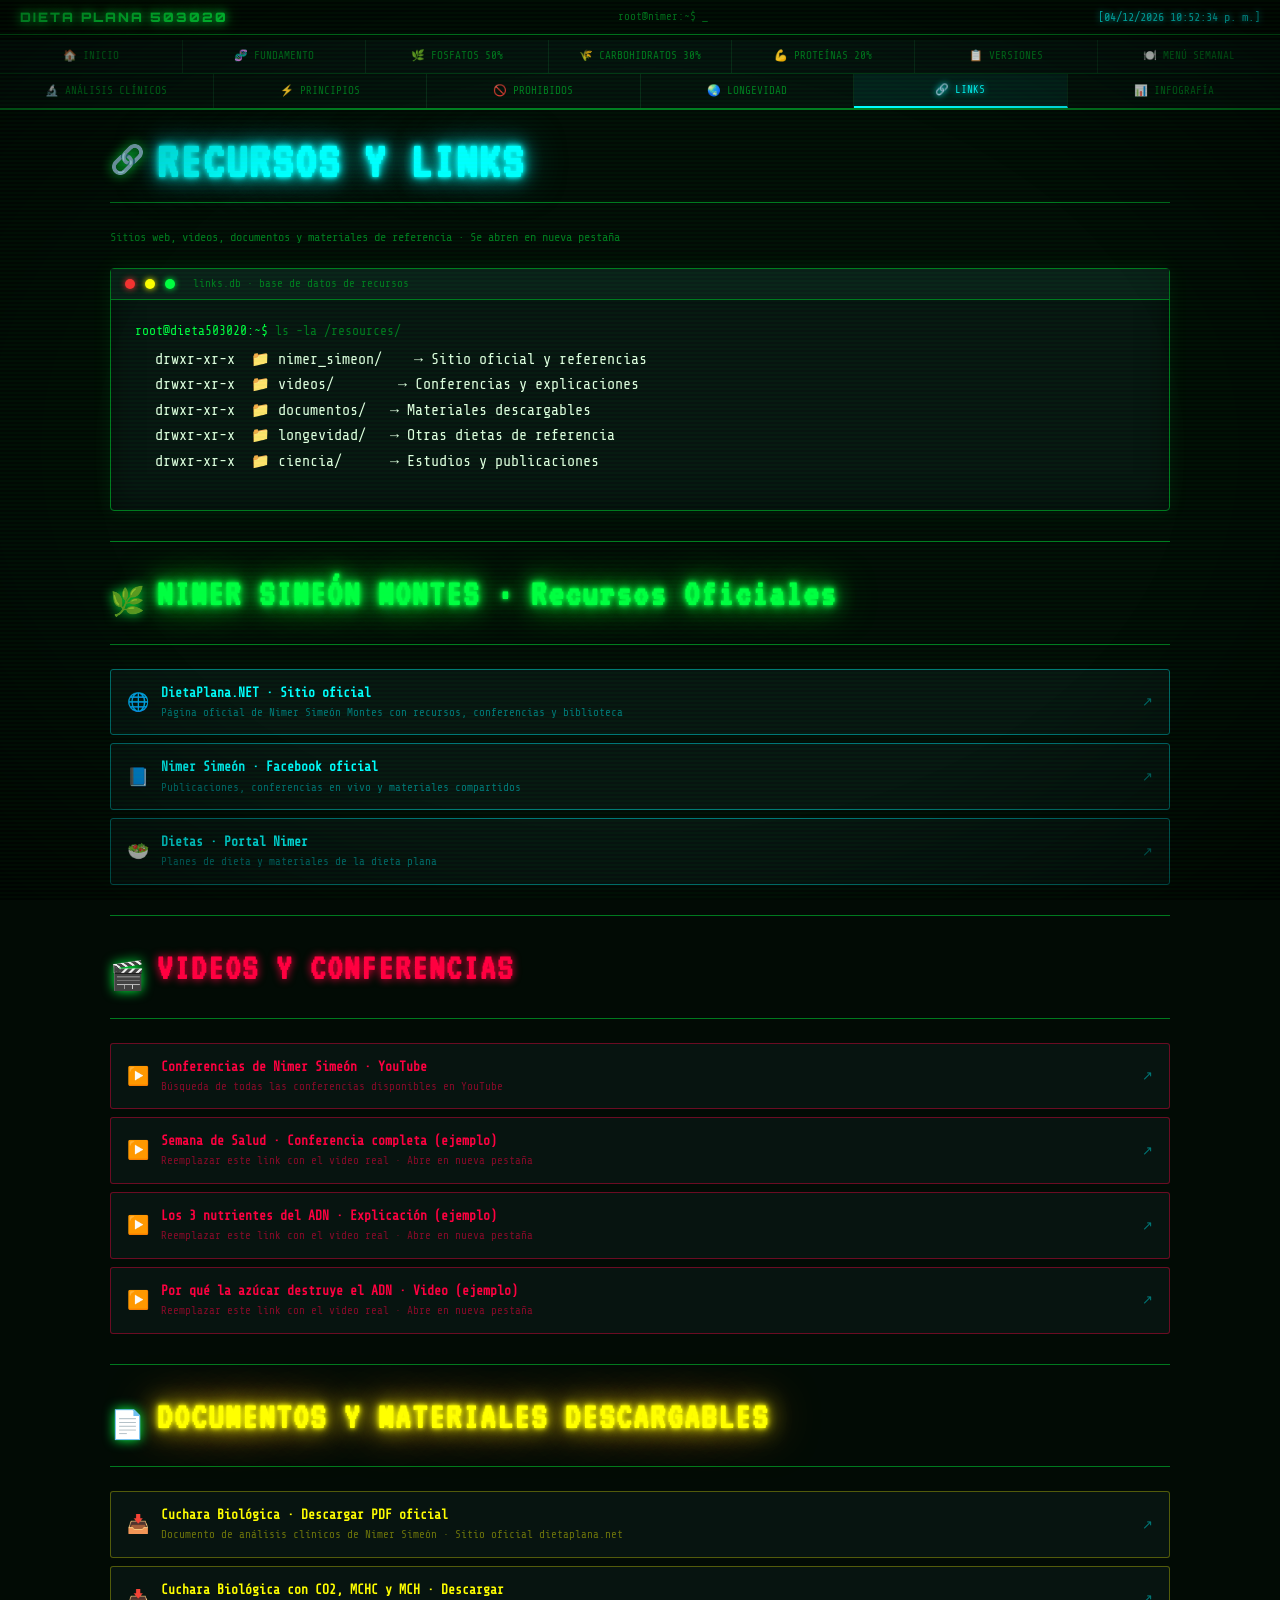
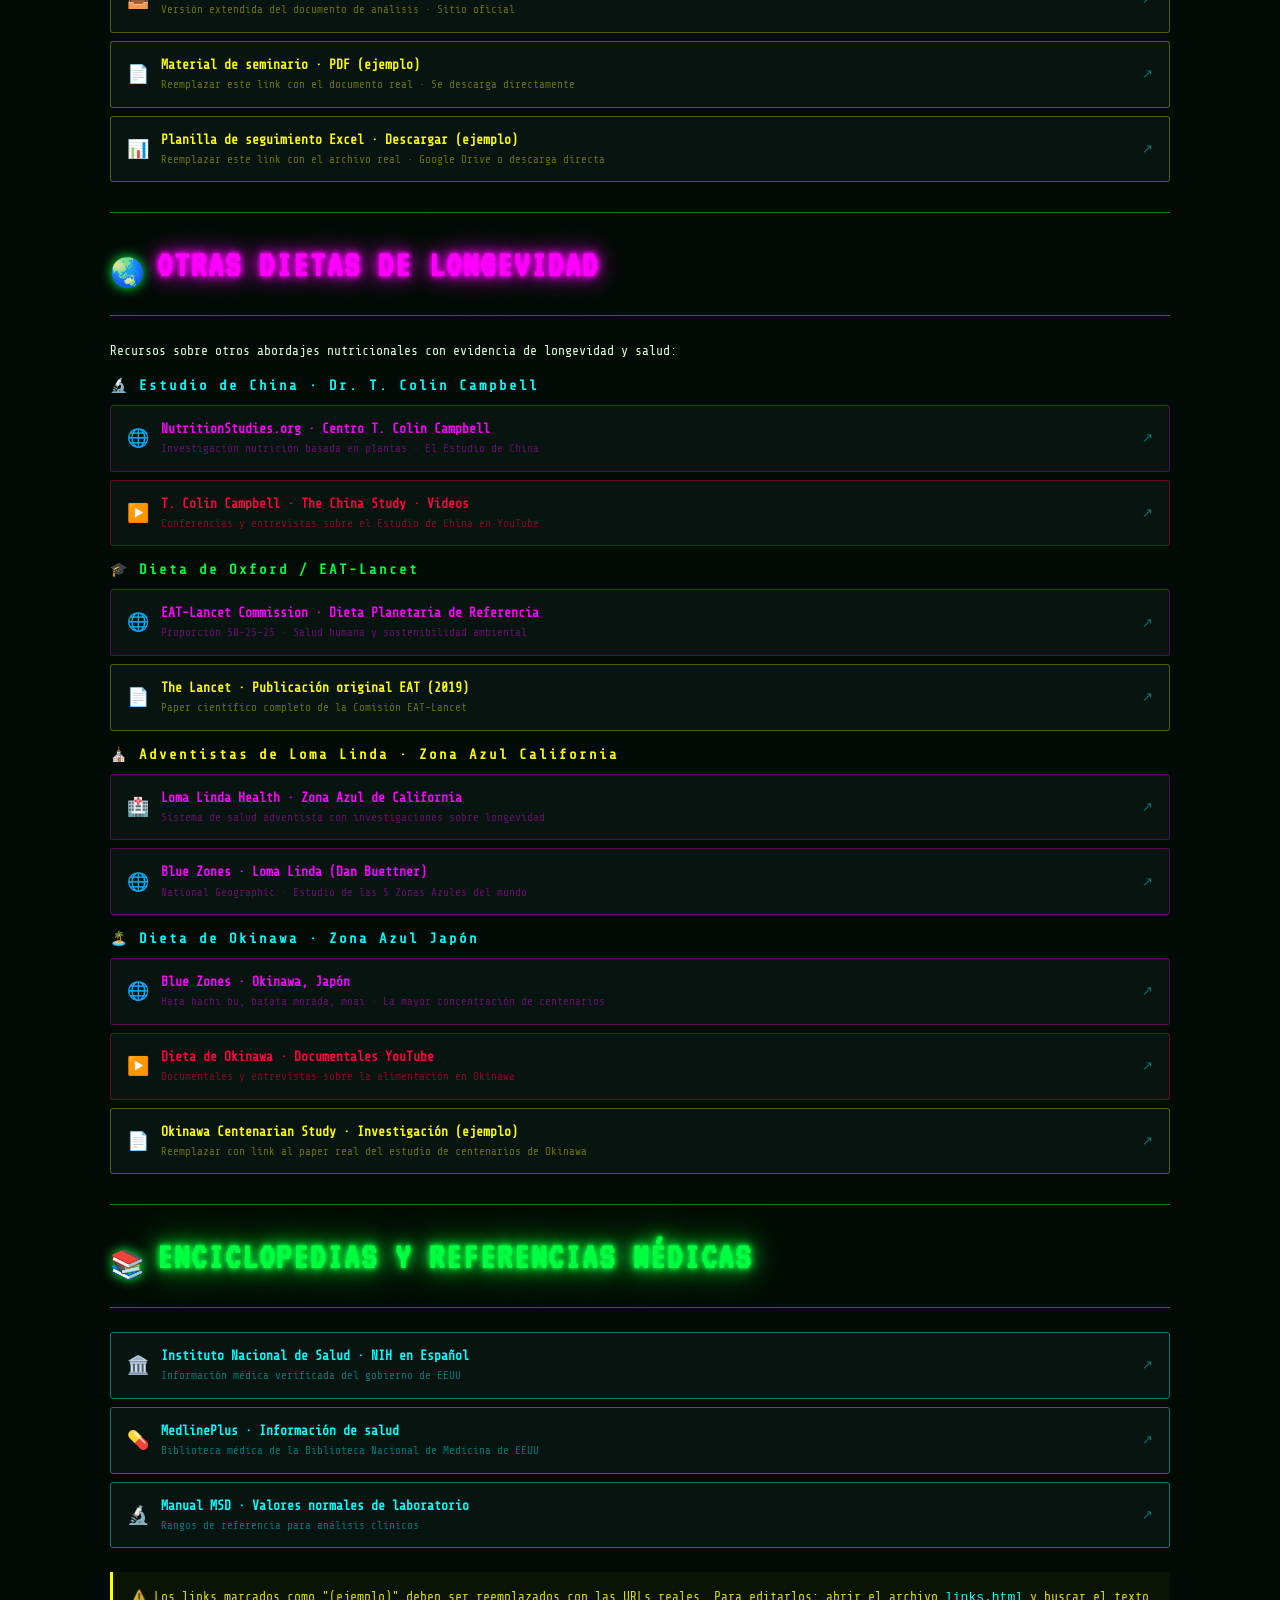
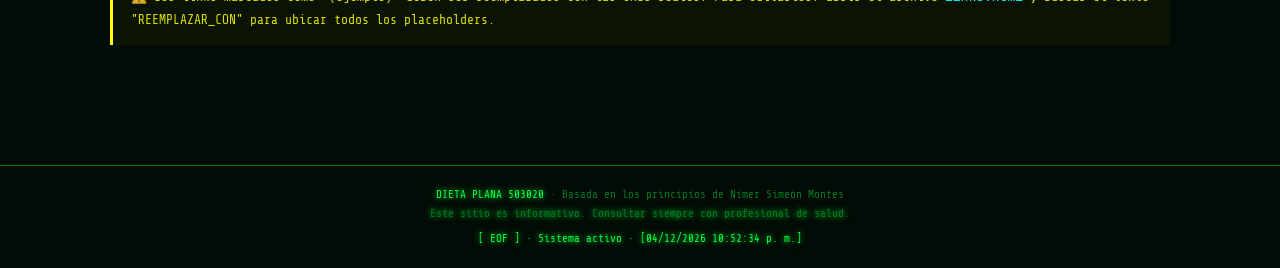
<file: links.html>
<!DOCTYPE html>
<html lang="es">
<head>
<meta charset="UTF-8"><meta name="viewport" content="width=device-width, initial-scale=1.0">
<title>DIETA PLANA 503020 · Links y Recursos</title>
<link rel="stylesheet" href="css/style.css">
</head>
<body>
<div id="nav-container"></div>
<main>

  <div class="section-title fade-in"><span class="emoji">🔗</span><h1 class="neon-cian">RECURSOS Y LINKS</h1></div>
  <p style="color:var(--verde-dim); font-size:12px; margin-bottom:20px;">Sitios web, videos, documentos y materiales de referencia · Se abren en nueva pestaña</p>

  <div class="terminal-window fade-in delay-1">
    <div class="terminal-titlebar"><span class="terminal-dot dot-r"></span><span class="terminal-dot dot-y"></span><span class="terminal-dot dot-g"></span><span style="margin-left:8px;">links.db · base de datos de recursos</span></div>
    <div class="terminal-body">
      <div class="prompt">ls -la /resources/</div>
      <div class="prompt-out">
        <p>drwxr-xr-x &nbsp;📁 nimer_simeon/ &nbsp;&nbsp;&nbsp;→ Sitio oficial y referencias</p>
        <p>drwxr-xr-x &nbsp;📁 videos/ &nbsp;&nbsp;&nbsp;&nbsp;&nbsp;&nbsp;&nbsp;→ Conferencias y explicaciones</p>
        <p>drwxr-xr-x &nbsp;📁 documentos/ &nbsp;&nbsp;→ Materiales descargables</p>
        <p>drwxr-xr-x &nbsp;📁 longevidad/ &nbsp;&nbsp;→ Otras dietas de referencia</p>
        <p>drwxr-xr-x &nbsp;📁 ciencia/ &nbsp;&nbsp;&nbsp;&nbsp;&nbsp;→ Estudios y publicaciones</p>
      </div>
    </div>
  </div>

  <hr class="sep">

  <!-- NIMER SIMEON -->
  <div class="section-title fade-in"><span class="emoji">🌿</span><h2 class="neon-verde">NIMER SIMEÓN MONTES · Recursos Oficiales</h2></div>

  <a href="https://www.dietaplana.net" target="_blank" class="link-btn fade-in delay-1">
    <span class="licon">🌐</span>
    <span>
      <span class="ltitle">DietaPlana.NET · Sitio oficial</span>
      <span class="ldesc">Página oficial de Nimer Simeón Montes con recursos, conferencias y biblioteca</span>
    </span>
    <span class="larrow">↗</span>
  </a>

  <a href="https://www.facebook.com/nimersimeon" target="_blank" class="link-btn fade-in delay-1">
    <span class="licon">📘</span>
    <span>
      <span class="ltitle">Nimer Simeón · Facebook oficial</span>
      <span class="ldesc">Publicaciones, conferencias en vivo y materiales compartidos</span>
    </span>
    <span class="larrow">↗</span>
  </a>

  <a href="https://dietaplana.wixsite.com/nimer/dietas" target="_blank" class="link-btn fade-in delay-1">
    <span class="licon">🥗</span>
    <span>
      <span class="ltitle">Dietas · Portal Nimer</span>
      <span class="ldesc">Planes de dieta y materiales de la dieta plana</span>
    </span>
    <span class="larrow">↗</span>
  </a>

  <hr class="sep">

  <!-- VIDEOS -->
  <div class="section-title fade-in"><span class="emoji">🎬</span><h2 class="neon-rojo" style="color:var(--rojo); text-shadow:0 0 8px var(--rojo);">VIDEOS Y CONFERENCIAS</h2></div>

  <a href="https://www.youtube.com/results?search_query=nimer+simeon+dieta+plana" target="_blank" class="link-btn video fade-in delay-1">
    <span class="licon">▶️</span>
    <span>
      <span class="ltitle">Conferencias de Nimer Simeón · YouTube</span>
      <span class="ldesc">Búsqueda de todas las conferencias disponibles en YouTube</span>
    </span>
    <span class="larrow">↗</span>
  </a>

  <a href="https://www.youtube.com/watch?v=REEMPLAZAR_CON_ID_REAL" target="_blank" class="link-btn video fade-in delay-1">
    <span class="licon">▶️</span>
    <span>
      <span class="ltitle">Semana de Salud · Conferencia completa (ejemplo)</span>
      <span class="ldesc">Reemplazar este link con el video real · Abre en nueva pestaña</span>
    </span>
    <span class="larrow">↗</span>
  </a>

  <a href="https://www.youtube.com/watch?v=REEMPLAZAR_CON_ID_REAL_2" target="_blank" class="link-btn video fade-in delay-1">
    <span class="licon">▶️</span>
    <span>
      <span class="ltitle">Los 3 nutrientes del ADN · Explicación (ejemplo)</span>
      <span class="ldesc">Reemplazar este link con el video real · Abre en nueva pestaña</span>
    </span>
    <span class="larrow">↗</span>
  </a>

  <a href="https://www.youtube.com/watch?v=REEMPLAZAR_CON_ID_REAL_3" target="_blank" class="link-btn video fade-in delay-1">
    <span class="licon">▶️</span>
    <span>
      <span class="ltitle">Por qué la azúcar destruye el ADN · Video (ejemplo)</span>
      <span class="ldesc">Reemplazar este link con el video real · Abre en nueva pestaña</span>
    </span>
    <span class="larrow">↗</span>
  </a>

  <hr class="sep">

  <!-- DOCUMENTOS -->
  <div class="section-title fade-in"><span class="emoji">📄</span><h2 class="neon-amarillo">DOCUMENTOS Y MATERIALES DESCARGABLES</h2></div>

  <a href="https://drive.google.com/uc?id=1APpLZM1g5-V1wYCBNAPVacWIMgIFwX5W&export=download" target="_blank" class="link-btn doc fade-in delay-1">
    <span class="licon">📥</span>
    <span>
      <span class="ltitle">Cuchara Biológica · Descargar PDF oficial</span>
      <span class="ldesc">Documento de análisis clínicos de Nimer Simeón · Sitio oficial dietaplana.net</span>
    </span>
    <span class="larrow">↗</span>
  </a>

  <a href="https://drive.google.com/uc?id=1achrYB7SegsE82TKRWqQWIMgIFwX5W&export=download" target="_blank" class="link-btn doc fade-in delay-1">
    <span class="licon">📥</span>
    <span>
      <span class="ltitle">Cuchara Biológica con CO2, MCHC y MCH · Descargar</span>
      <span class="ldesc">Versión extendida del documento de análisis · Sitio oficial</span>
    </span>
    <span class="larrow">↗</span>
  </a>

  <a href="https://ejemplo.com/REEMPLAZAR_CON_LINK_REAL.pdf" target="_blank" class="link-btn doc fade-in delay-1">
    <span class="licon">📄</span>
    <span>
      <span class="ltitle">Material de seminario · PDF (ejemplo)</span>
      <span class="ldesc">Reemplazar este link con el documento real · Se descarga directamente</span>
    </span>
    <span class="larrow">↗</span>
  </a>

  <a href="https://ejemplo.com/REEMPLAZAR_CON_LINK_REAL_2.pdf" target="_blank" class="link-btn doc fade-in delay-1">
    <span class="licon">📊</span>
    <span>
      <span class="ltitle">Planilla de seguimiento Excel · Descargar (ejemplo)</span>
      <span class="ldesc">Reemplazar este link con el archivo real · Google Drive o descarga directa</span>
    </span>
    <span class="larrow">↗</span>
  </a>

  <hr class="sep">

  <!-- OTRAS DIETAS DE LONGEVIDAD -->
  <div class="section-title fade-in"><span class="emoji">🌏</span><h2 class="neon-magenta">OTRAS DIETAS DE LONGEVIDAD</h2></div>
  <p style="font-size:13px; color:var(--blanco); margin-bottom:16px;">Recursos sobre otros abordajes nutricionales con evidencia de longevidad y salud:</p>

  <!-- CAMPBELL -->
  <h3 style="color:var(--cian); font-family:var(--font-mono); font-size:14px; margin:16px 0 10px;">🔬 Estudio de China · Dr. T. Colin Campbell</h3>
  <a href="https://nutritionstudies.org" target="_blank" class="link-btn dieta fade-in delay-1">
    <span class="licon">🌐</span>
    <span>
      <span class="ltitle">NutritionStudies.org · Centro T. Colin Campbell</span>
      <span class="ldesc">Investigación nutrición basada en plantas · El Estudio de China</span>
    </span>
    <span class="larrow">↗</span>
  </a>
  <a href="https://www.youtube.com/results?search_query=T+Colin+Campbell+The+China+Study" target="_blank" class="link-btn video fade-in delay-1">
    <span class="licon">▶️</span>
    <span>
      <span class="ltitle">T. Colin Campbell · The China Study · Videos</span>
      <span class="ldesc">Conferencias y entrevistas sobre el Estudio de China en YouTube</span>
    </span>
    <span class="larrow">↗</span>
  </a>

  <!-- OXFORD -->
  <h3 style="color:var(--verde); font-family:var(--font-mono); font-size:14px; margin:16px 0 10px;">🎓 Dieta de Oxford / EAT-Lancet</h3>
  <a href="https://eatforum.org/eat-lancet-commission" target="_blank" class="link-btn dieta fade-in delay-1">
    <span class="licon">🌐</span>
    <span>
      <span class="ltitle">EAT-Lancet Commission · Dieta Planetaria de Referencia</span>
      <span class="ldesc">Proporción 50-25-25 · Salud humana y sostenibilidad ambiental</span>
    </span>
    <span class="larrow">↗</span>
  </a>
  <a href="https://www.thelancet.com/commissions/EAT" target="_blank" class="link-btn doc fade-in delay-1">
    <span class="licon">📄</span>
    <span>
      <span class="ltitle">The Lancet · Publicación original EAT (2019)</span>
      <span class="ldesc">Paper científico completo de la Comisión EAT-Lancet</span>
    </span>
    <span class="larrow">↗</span>
  </a>

  <!-- ADVENTISTAS -->
  <h3 style="color:var(--amarillo); font-family:var(--font-mono); font-size:14px; margin:16px 0 10px;">⛪ Adventistas de Loma Linda · Zona Azul California</h3>
  <a href="https://lomalindahealth.org" target="_blank" class="link-btn dieta fade-in delay-1">
    <span class="licon">🏥</span>
    <span>
      <span class="ltitle">Loma Linda Health · Zona Azul de California</span>
      <span class="ldesc">Sistema de salud adventista con investigaciones sobre longevidad</span>
    </span>
    <span class="larrow">↗</span>
  </a>
  <a href="https://bluezones.com/exploration/loma-linda-california" target="_blank" class="link-btn dieta fade-in delay-1">
    <span class="licon">🌐</span>
    <span>
      <span class="ltitle">Blue Zones · Loma Linda (Dan Buettner)</span>
      <span class="ldesc">National Geographic · Estudio de las 5 Zonas Azules del mundo</span>
    </span>
    <span class="larrow">↗</span>
  </a>

  <!-- OKINAWA -->
  <h3 style="color:var(--cian); font-family:var(--font-mono); font-size:14px; margin:16px 0 10px;">🏝️ Dieta de Okinawa · Zona Azul Japón</h3>
  <a href="https://bluezones.com/exploration/okinawa-japan" target="_blank" class="link-btn dieta fade-in delay-1">
    <span class="licon">🌐</span>
    <span>
      <span class="ltitle">Blue Zones · Okinawa, Japón</span>
      <span class="ldesc">Hara hachi bu, batata morada, moai · La mayor concentración de centenarios</span>
    </span>
    <span class="larrow">↗</span>
  </a>
  <a href="https://www.youtube.com/results?search_query=okinawa+diet+longevity" target="_blank" class="link-btn video fade-in delay-1">
    <span class="licon">▶️</span>
    <span>
      <span class="ltitle">Dieta de Okinawa · Documentales YouTube</span>
      <span class="ldesc">Documentales y entrevistas sobre la alimentación en Okinawa</span>
    </span>
    <span class="larrow">↗</span>
  </a>
  <a href="https://bluezones.com/exploration/okinawa-japan" target="_blank" class="link-btn doc fade-in delay-1">
    <span class="licon">📄</span>
    <span>
      <span class="ltitle">Okinawa Centenarian Study · Investigación (ejemplo)</span>
      <span class="ldesc">Reemplazar con link al paper real del estudio de centenarios de Okinawa</span>
    </span>
    <span class="larrow">↗</span>
  </a>

  <hr class="sep">

  <!-- ENCICLOPEDIAS Y REFERENCIAS MÉDICAS -->
  <div class="section-title fade-in"><span class="emoji">📚</span><h2 class="neon-verde">ENCICLOPEDIAS Y REFERENCIAS MÉDICAS</h2></div>

  <a href="https://salud.nih.gov" target="_blank" class="link-btn fade-in delay-1">
    <span class="licon">🏛️</span>
    <span>
      <span class="ltitle">Instituto Nacional de Salud · NIH en Español</span>
      <span class="ldesc">Información médica verificada del gobierno de EEUU</span>
    </span>
    <span class="larrow">↗</span>
  </a>
  <a href="https://medlineplus.gov" target="_blank" class="link-btn fade-in delay-1">
    <span class="licon">💊</span>
    <span>
      <span class="ltitle">MedlinePlus · Información de salud</span>
      <span class="ldesc">Biblioteca médica de la Biblioteca Nacional de Medicina de EEUU</span>
    </span>
    <span class="larrow">↗</span>
  </a>
  <a href="https://www.msdmanuals.com/es-mx/professional/recursos/valores-normales-de-laboratorio" target="_blank" class="link-btn fade-in delay-1">
    <span class="licon">🔬</span>
    <span>
      <span class="ltitle">Manual MSD · Valores normales de laboratorio</span>
      <span class="ldesc">Rangos de referencia para análisis clínicos</span>
    </span>
    <span class="larrow">↗</span>
  </a>

  <div class="warning-box fade-in delay-3" style="margin-top:24px;">
    ⚠️ Los links marcados como "(ejemplo)" deben ser reemplazados con las URLs reales. Para editarlos: abrir el archivo <code style="color:var(--cian);">links.html</code> y buscar el texto "REEMPLAZAR_CON" para ubicar todos los placeholders.
  </div>

</main>
<div id="footer-container"></div>
<script src="js/nav.js"></script>
</body>
</html>
</file>
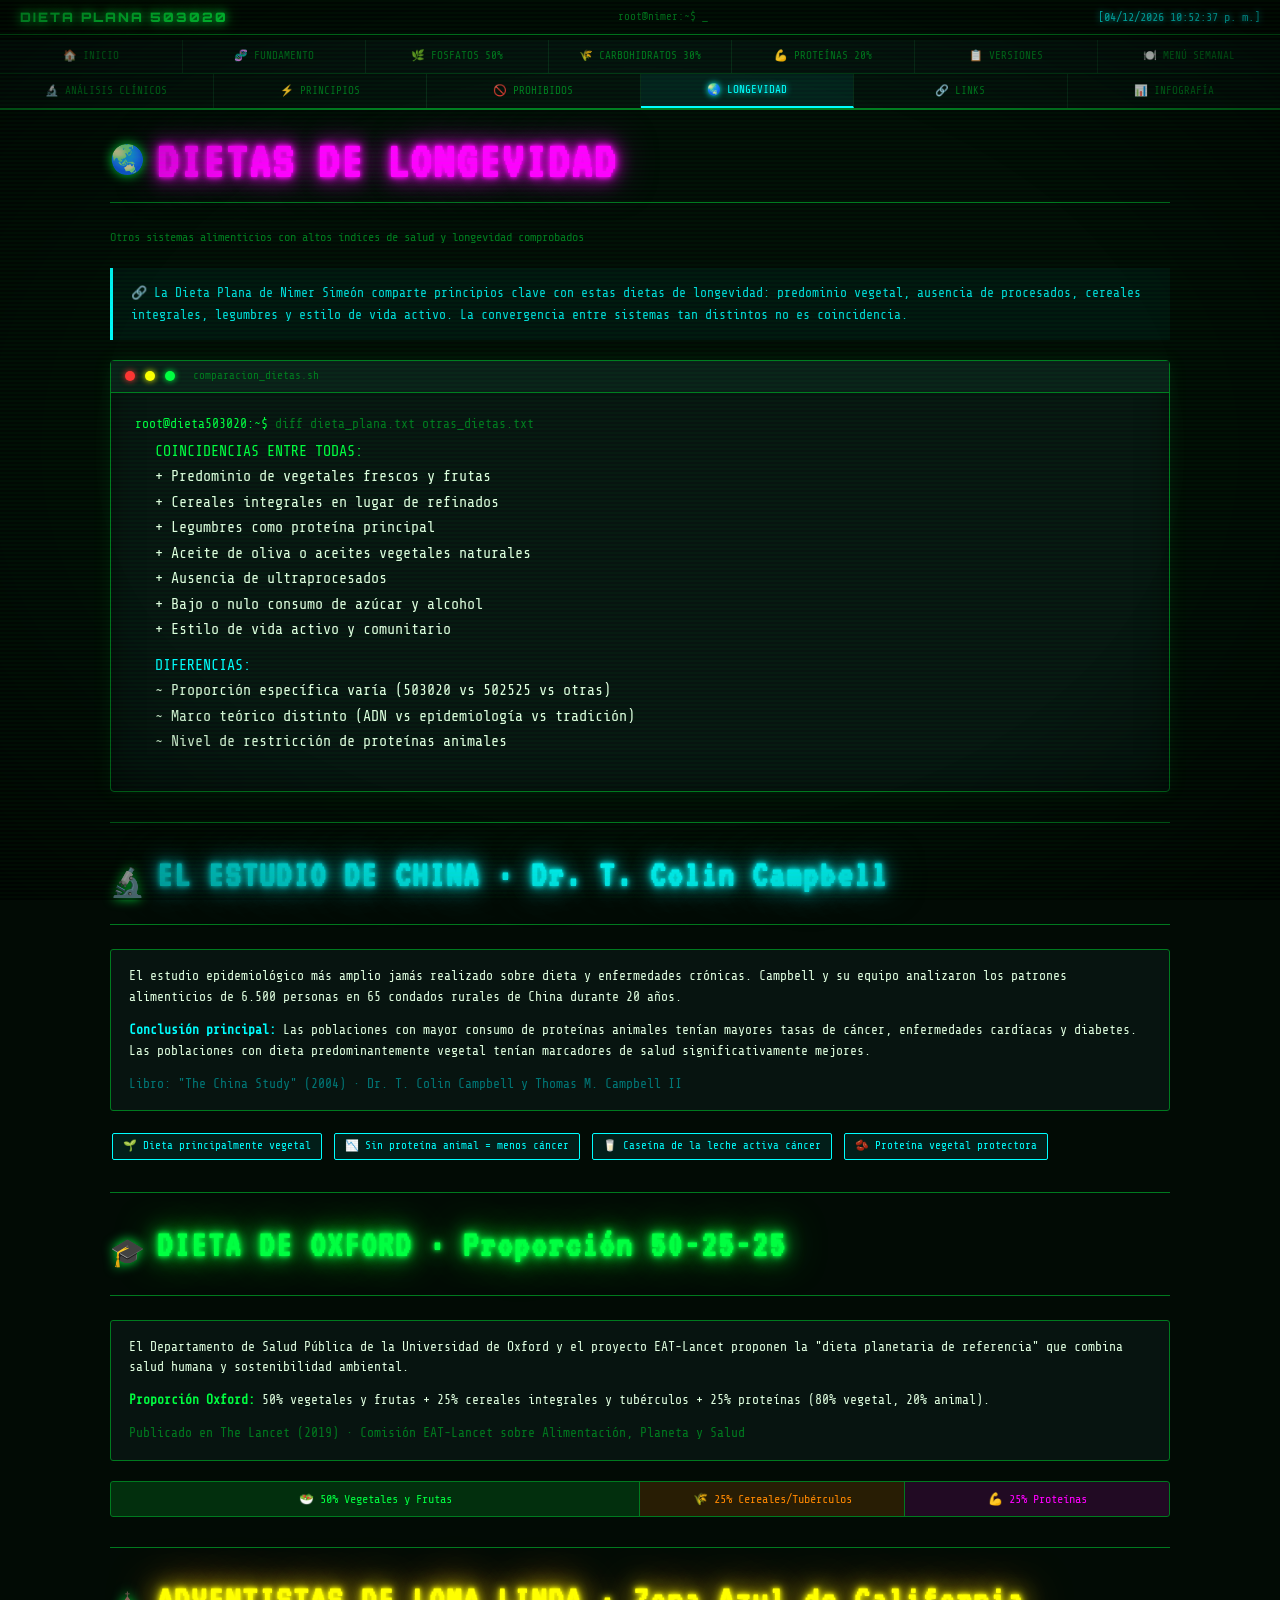
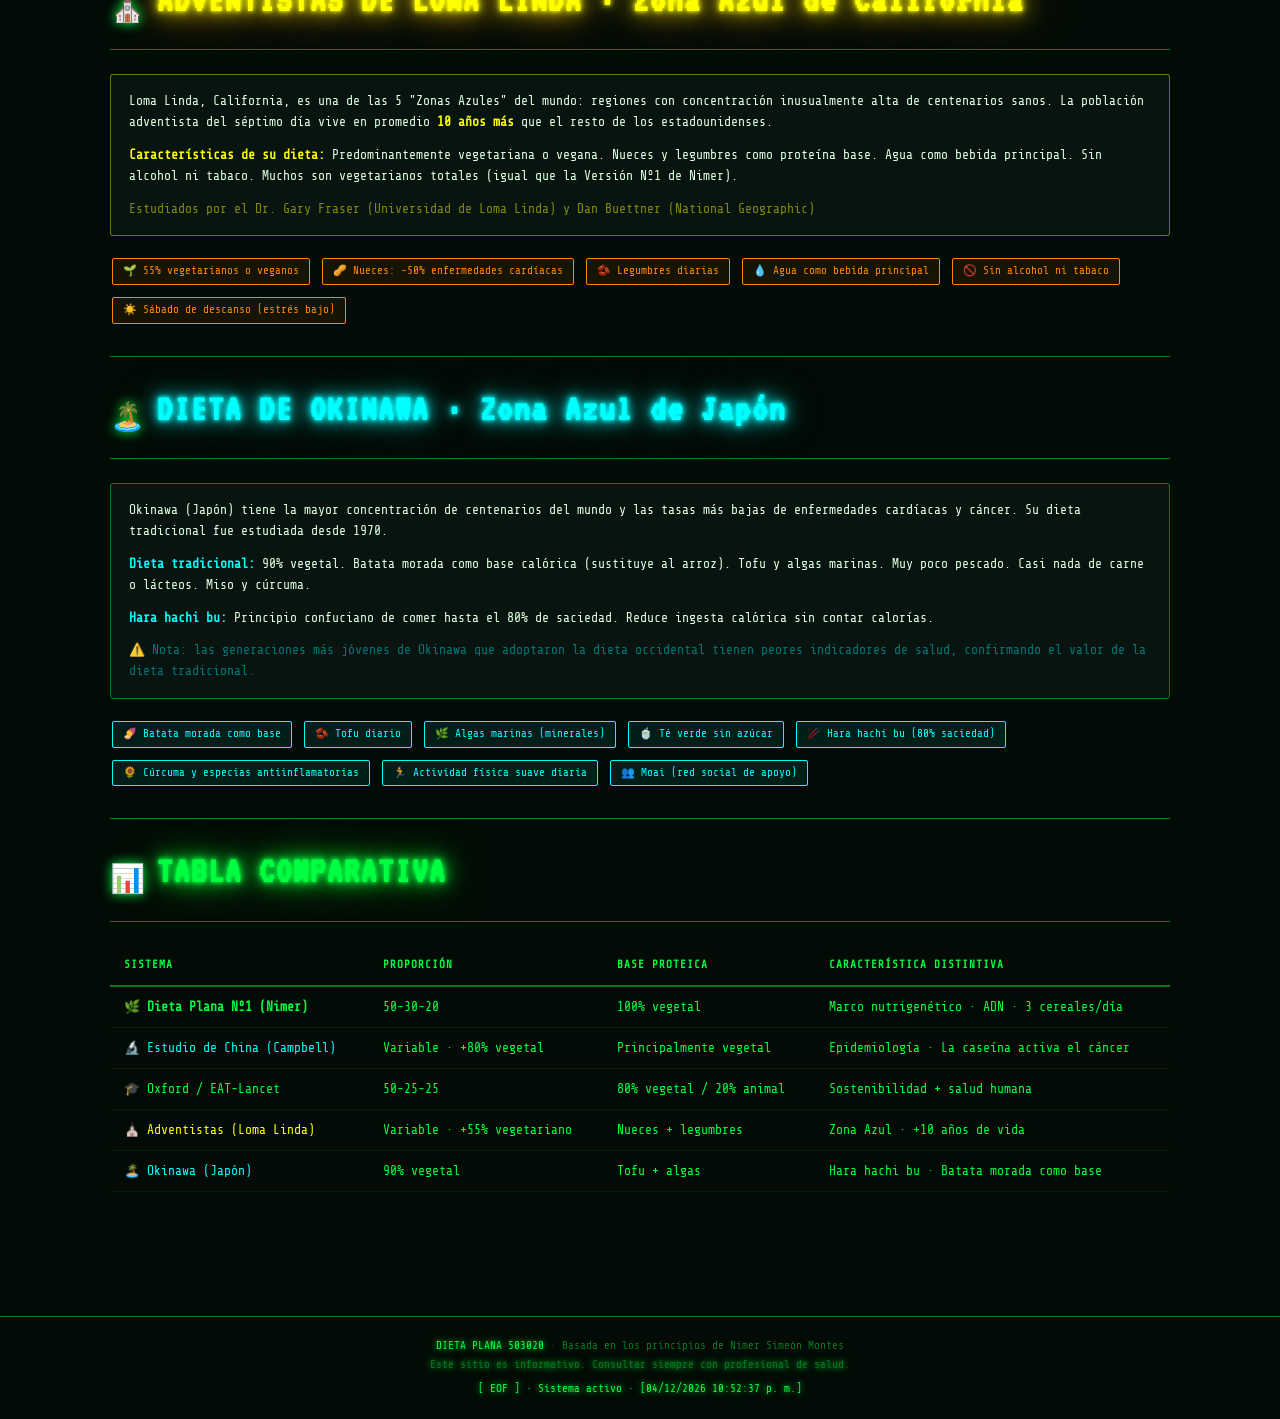
<file: longevidad.html>
<!DOCTYPE html>
<html lang="es">
<head>
<meta charset="UTF-8"><meta name="viewport" content="width=device-width, initial-scale=1.0">
<title>DIETA PLANA 503020 · Dietas de Longevidad</title>
<link rel="stylesheet" href="css/style.css">
</head>
<body>
<div id="nav-container"></div>
<main>
  <div class="section-title fade-in"><span class="emoji">🌏</span><h1 class="neon-magenta">DIETAS DE LONGEVIDAD</h1></div>
  <p style="color:var(--verde-dim); font-size:12px; margin-bottom:20px;">Otros sistemas alimenticios con altos índices de salud y longevidad comprobados</p>

  <div class="info-box fade-in delay-1">
    🔗 La Dieta Plana de Nimer Simeón comparte principios clave con estas dietas de longevidad: predominio vegetal, ausencia de procesados, cereales integrales, legumbres y estilo de vida activo. La convergencia entre sistemas tan distintos no es coincidencia.
  </div>

  <!-- DIETA PLANA vs OTRAS -->
  <div class="terminal-window fade-in delay-1">
    <div class="terminal-titlebar"><span class="terminal-dot dot-r"></span><span class="terminal-dot dot-y"></span><span class="terminal-dot dot-g"></span><span style="margin-left:8px;">comparacion_dietas.sh</span></div>
    <div class="terminal-body">
      <div class="prompt">diff dieta_plana.txt otras_dietas.txt</div>
      <div class="prompt-out">
        <p style="color:var(--verde);">COINCIDENCIAS ENTRE TODAS:</p>
        <p>+ Predominio de vegetales frescos y frutas</p>
        <p>+ Cereales integrales en lugar de refinados</p>
        <p>+ Legumbres como proteína principal</p>
        <p>+ Aceite de oliva o aceites vegetales naturales</p>
        <p>+ Ausencia de ultraprocesados</p>
        <p>+ Bajo o nulo consumo de azúcar y alcohol</p>
        <p>+ Estilo de vida activo y comunitario</p>
        <p style="color:var(--cian); margin-top:10px;">DIFERENCIAS:</p>
        <p>~ Proporción específica varía (503020 vs 502525 vs otras)</p>
        <p>~ Marco teórico distinto (ADN vs epidemiología vs tradición)</p>
        <p>~ Nivel de restricción de proteínas animales</p>
      </div>
    </div>
  </div>

  <hr class="sep">

  <!-- CAMPBELL -->
  <div class="section-title fade-in"><span class="emoji">🔬</span><h2 class="neon-cian">EL ESTUDIO DE CHINA · Dr. T. Colin Campbell</h2></div>
  <div class="card fade-in delay-1 cian" style="margin-bottom:20px;">
    <div class="card-body" style="color:var(--blanco);">
      <p style="margin-bottom:12px;">El estudio epidemiológico más amplio jamás realizado sobre dieta y enfermedades crónicas. Campbell y su equipo analizaron los patrones alimenticios de 6.500 personas en 65 condados rurales de China durante 20 años.</p>
      <p style="margin-bottom:12px;"><strong style="color:var(--cian);">Conclusión principal:</strong> Las poblaciones con mayor consumo de proteínas animales tenían mayores tasas de cáncer, enfermedades cardíacas y diabetes. Las poblaciones con dieta predominantemente vegetal tenían marcadores de salud significativamente mejores.</p>
      <p style="color:var(--cian-dim);">Libro: "The China Study" (2004) · Dr. T. Colin Campbell y Thomas M. Campbell II</p>
    </div>
  </div>
  <div style="display:flex; flex-wrap:wrap; gap:8px; margin-bottom:20px;">
    <span class="pill pill-cian">🌱 Dieta principalmente vegetal</span>
    <span class="pill pill-cian">📉 Sin proteína animal = menos cáncer</span>
    <span class="pill pill-cian">🥛 Caseína de la leche activa cáncer</span>
    <span class="pill pill-cian">🫘 Proteína vegetal protectora</span>
  </div>

  <hr class="sep">

  <!-- OXFORD -->
  <div class="section-title fade-in"><span class="emoji">🎓</span><h2 class="neon-verde">DIETA DE OXFORD · Proporción 50-25-25</h2></div>
  <div class="card fade-in delay-1" style="margin-bottom:20px;">
    <div class="card-body" style="color:var(--blanco);">
      <p style="margin-bottom:12px;">El Departamento de Salud Pública de la Universidad de Oxford y el proyecto EAT-Lancet proponen la "dieta planetaria de referencia" que combina salud humana y sostenibilidad ambiental.</p>
      <p style="margin-bottom:12px;"><strong style="color:var(--verde);">Proporción Oxford:</strong> 50% vegetales y frutas + 25% cereales integrales y tubérculos + 25% proteínas (80% vegetal, 20% animal).</p>
      <p style="color:var(--verde-dim);">Publicado en The Lancet (2019) · Comisión EAT-Lancet sobre Alimentación, Planeta y Salud</p>
    </div>
  </div>
  <div class="prop-bar" style="margin-bottom:16px; height:36px;">
    <div style="flex:5; display:flex; align-items:center; justify-content:center; background:rgba(0,255,65,0.15); color:var(--verde); font-size:12px; border-right:1px solid var(--verde-dim);">🥗 50% Vegetales y Frutas</div>
    <div style="flex:2.5; display:flex; align-items:center; justify-content:center; background:rgba(255,136,0,0.15); color:var(--naranja); font-size:12px; border-right:1px solid var(--verde-dim);">🌾 25% Cereales/Tubérculos</div>
    <div style="flex:2.5; display:flex; align-items:center; justify-content:center; background:rgba(255,0,255,0.12); color:var(--magenta); font-size:12px;">💪 25% Proteínas</div>
  </div>

  <hr class="sep">

  <!-- ADVENTISTAS -->
  <div class="section-title fade-in"><span class="emoji">⛪</span><h2 class="neon-amarillo">ADVENTISTAS DE LOMA LINDA · Zona Azul de California</h2></div>
  <div class="card fade-in delay-1 amarillo" style="margin-bottom:20px; border-color:rgba(255,255,0,0.4);">
    <div class="card-body" style="color:var(--blanco);">
      <p style="margin-bottom:12px;">Loma Linda, California, es una de las 5 "Zonas Azules" del mundo: regiones con concentración inusualmente alta de centenarios sanos. La población adventista del séptimo día vive en promedio <strong style="color:var(--amarillo);">10 años más</strong> que el resto de los estadounidenses.</p>
      <p style="margin-bottom:12px;"><strong style="color:var(--amarillo);">Características de su dieta:</strong> Predominantemente vegetariana o vegana. Nueces y legumbres como proteína base. Agua como bebida principal. Sin alcohol ni tabaco. Muchos son vegetarianos totales (igual que la Versión Nº1 de Nimer).</p>
      <p style="color:rgba(255,255,0,0.5);">Estudiados por el Dr. Gary Fraser (Universidad de Loma Linda) y Dan Buettner (National Geographic)</p>
    </div>
  </div>
  <div style="display:flex; flex-wrap:wrap; gap:8px; margin-bottom:20px;">
    <span class="pill pill-naranja">🌱 55% vegetarianos o veganos</span>
    <span class="pill pill-naranja">🥜 Nueces: -50% enfermedades cardíacas</span>
    <span class="pill pill-naranja">🫘 Legumbres diarias</span>
    <span class="pill pill-naranja">💧 Agua como bebida principal</span>
    <span class="pill pill-naranja">🚫 Sin alcohol ni tabaco</span>
    <span class="pill pill-naranja">☀️ Sábado de descanso (estrés bajo)</span>
  </div>

  <hr class="sep">

  <!-- OKINAWA -->
  <div class="section-title fade-in"><span class="emoji">🏝️</span><h2 class="neon-cian">DIETA DE OKINAWA · Zona Azul de Japón</h2></div>
  <div class="card fade-in delay-1 cian" style="margin-bottom:20px;">
    <div class="card-body" style="color:var(--blanco);">
      <p style="margin-bottom:12px;">Okinawa (Japón) tiene la mayor concentración de centenarios del mundo y las tasas más bajas de enfermedades cardíacas y cáncer. Su dieta tradicional fue estudiada desde 1970.</p>
      <p style="margin-bottom:12px;"><strong style="color:var(--cian);">Dieta tradicional:</strong> 90% vegetal. Batata morada como base calórica (sustituye al arroz). Tofu y algas marinas. Muy poco pescado. Casi nada de carne o lácteos. Miso y cúrcuma.</p>
      <p style="margin-bottom:12px;"><strong style="color:var(--cian);">Hara hachi bu:</strong> Principio confuciano de comer hasta el 80% de saciedad. Reduce ingesta calórica sin contar calorías.</p>
      <p style="color:var(--cian-dim);">⚠️ Nota: las generaciones más jóvenes de Okinawa que adoptaron la dieta occidental tienen peores indicadores de salud, confirmando el valor de la dieta tradicional.</p>
    </div>
  </div>
  <div style="display:flex; flex-wrap:wrap; gap:8px; margin-bottom:20px;">
    <span class="pill pill-cian">🍠 Batata morada como base</span>
    <span class="pill pill-cian">🫘 Tofu diario</span>
    <span class="pill pill-cian">🌿 Algas marinas (minerales)</span>
    <span class="pill pill-cian">🍵 Té verde sin azúcar</span>
    <span class="pill pill-cian">🥢 Hara hachi bu (80% saciedad)</span>
    <span class="pill pill-cian">🌻 Cúrcuma y especias antiinflamatorias</span>
    <span class="pill pill-cian">🏃 Actividad física suave diaria</span>
    <span class="pill pill-cian">👥 Moai (red social de apoyo)</span>
  </div>

  <hr class="sep">

  <!-- TABLA COMPARATIVA -->
  <div class="section-title fade-in"><span class="emoji">📊</span><h2 class="neon-verde">TABLA COMPARATIVA</h2></div>
  <div class="table-wrap fade-in delay-1">
    <table>
      <thead><tr>
        <th style="color:var(--verde);">Sistema</th>
        <th style="color:var(--verde);">Proporción</th>
        <th style="color:var(--verde);">Base proteica</th>
        <th style="color:var(--verde);">Característica distintiva</th>
      </tr></thead>
      <tbody>
        <tr><td style="color:var(--verde); font-weight:bold;">🌿 Dieta Plana Nº1 (Nimer)</td><td>50-30-20</td><td>100% vegetal</td><td>Marco nutrigenético · ADN · 3 cereales/día</td></tr>
        <tr><td style="color:var(--cian);">🔬 Estudio de China (Campbell)</td><td>Variable · +80% vegetal</td><td>Principalmente vegetal</td><td>Epidemiología · La caseína activa el cáncer</td></tr>
        <tr><td style="color:var(--verde);">🎓 Oxford / EAT-Lancet</td><td>50-25-25</td><td>80% vegetal / 20% animal</td><td>Sostenibilidad + salud humana</td></tr>
        <tr><td style="color:var(--amarillo);">⛪ Adventistas (Loma Linda)</td><td>Variable · +55% vegetariano</td><td>Nueces + legumbres</td><td>Zona Azul · +10 años de vida</td></tr>
        <tr><td style="color:var(--cian);">🏝️ Okinawa (Japón)</td><td>90% vegetal</td><td>Tofu + algas</td><td>Hara hachi bu · Batata morada como base</td></tr>
      </tbody>
    </table>
  </div>
</main>
<div id="footer-container"></div>
<script src="js/nav.js"></script>
</body>
</html>
</file>
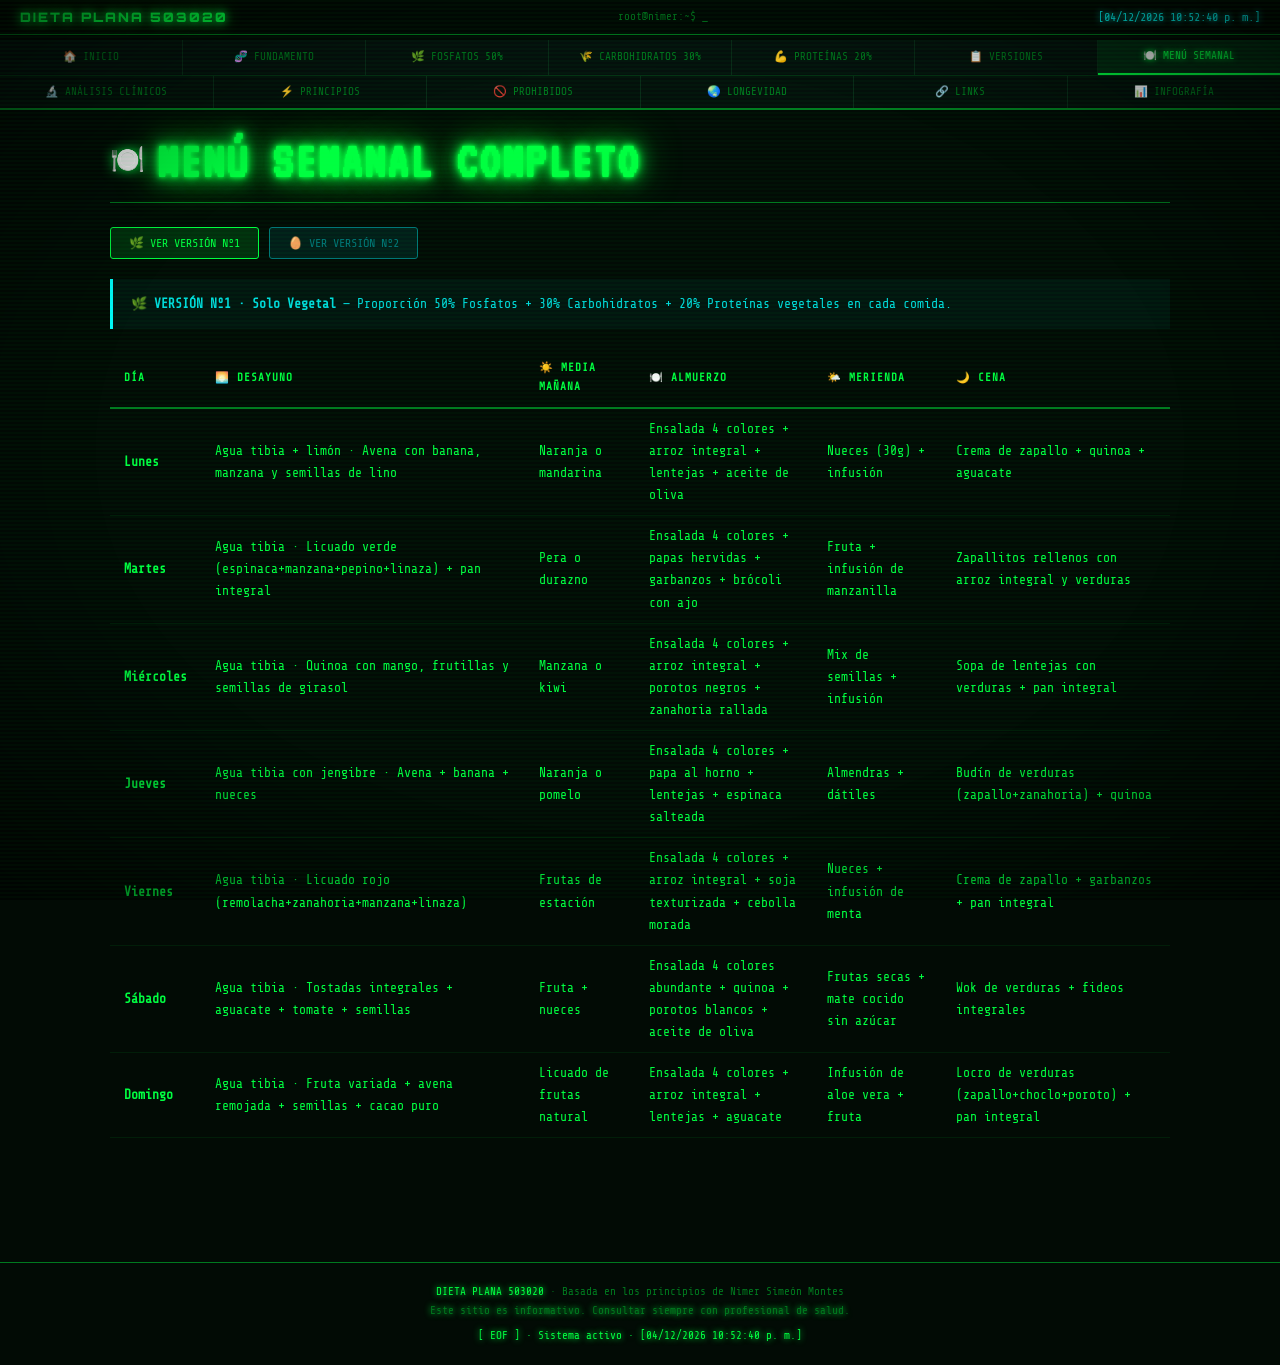
<file: menu.html>
<!DOCTYPE html>
<html lang="es">
<head>
<meta charset="UTF-8"><meta name="viewport" content="width=device-width, initial-scale=1.0">
<title>DIETA PLANA 503020 · Menú Semanal</title>
<link rel="stylesheet" href="css/style.css">
</head>
<body>
<div id="nav-container"></div>
<main>
  <div class="section-title fade-in"><span class="emoji">🍽️</span><h1 class="neon-verde">MENÚ SEMANAL COMPLETO</h1></div>

  <div style="display:flex; gap:10px; margin-bottom:20px; flex-wrap:wrap;">
    <button onclick="showVersion('v1')" id="btn-v1" style="padding:8px 18px; background:rgba(0,255,65,0.15); border:1px solid var(--verde); color:var(--verde); font-family:var(--font-mono); font-size:12px; cursor:pointer; border-radius:3px;">🌿 VER VERSIÓN Nº1</button>
    <button onclick="showVersion('v2')" id="btn-v2" style="padding:8px 18px; background:rgba(0,255,255,0.08); border:1px solid var(--cian-dim); color:var(--cian-dim); font-family:var(--font-mono); font-size:12px; cursor:pointer; border-radius:3px;">🥚 VER VERSIÓN Nº2</button>
  </div>

  <div id="menu-v1">
    <div class="info-box" style="margin-bottom:20px;">🌿 <strong>VERSIÓN Nº1 · Solo Vegetal</strong> — Proporción 50% Fosfatos + 30% Carbohidratos + 20% Proteínas vegetales en cada comida.</div>
    <div class="table-wrap fade-in">
      <table>
        <thead><tr>
          <th style="color:var(--verde);">Día</th>
          <th style="color:var(--verde);">🌅 Desayuno</th>
          <th style="color:var(--verde);">☀️ Media mañana</th>
          <th style="color:var(--verde);">🍽️ Almuerzo</th>
          <th style="color:var(--verde);">🌤️ Merienda</th>
          <th style="color:var(--verde);">🌙 Cena</th>
        </tr></thead>
        <tbody>
          <tr><td style="color:var(--verde); font-weight:bold;">Lunes</td><td>Agua tibia + limón · Avena con banana, manzana y semillas de lino</td><td>Naranja o mandarina</td><td>Ensalada 4 colores + arroz integral + lentejas + aceite de oliva</td><td>Nueces (30g) + infusión</td><td>Crema de zapallo + quinoa + aguacate</td></tr>
          <tr><td style="color:var(--verde); font-weight:bold;">Martes</td><td>Agua tibia · Licuado verde (espinaca+manzana+pepino+linaza) + pan integral</td><td>Pera o durazno</td><td>Ensalada 4 colores + papas hervidas + garbanzos + brócoli con ajo</td><td>Fruta + infusión de manzanilla</td><td>Zapallitos rellenos con arroz integral y verduras</td></tr>
          <tr><td style="color:var(--verde); font-weight:bold;">Miércoles</td><td>Agua tibia · Quinoa con mango, frutillas y semillas de girasol</td><td>Manzana o kiwi</td><td>Ensalada 4 colores + arroz integral + porotos negros + zanahoria rallada</td><td>Mix de semillas + infusión</td><td>Sopa de lentejas con verduras + pan integral</td></tr>
          <tr><td style="color:var(--verde); font-weight:bold;">Jueves</td><td>Agua tibia con jengibre · Avena + banana + nueces</td><td>Naranja o pomelo</td><td>Ensalada 4 colores + papa al horno + lentejas + espinaca salteada</td><td>Almendras + dátiles</td><td>Budín de verduras (zapallo+zanahoria) + quinoa</td></tr>
          <tr><td style="color:var(--verde); font-weight:bold;">Viernes</td><td>Agua tibia · Licuado rojo (remolacha+zanahoria+manzana+linaza)</td><td>Frutas de estación</td><td>Ensalada 4 colores + arroz integral + soja texturizada + cebolla morada</td><td>Nueces + infusión de menta</td><td>Crema de zapallo + garbanzos + pan integral</td></tr>
          <tr><td style="color:var(--verde); font-weight:bold;">Sábado</td><td>Agua tibia · Tostadas integrales + aguacate + tomate + semillas</td><td>Fruta + nueces</td><td>Ensalada 4 colores abundante + quinoa + porotos blancos + aceite de oliva</td><td>Frutas secas + mate cocido sin azúcar</td><td>Wok de verduras + fideos integrales</td></tr>
          <tr><td style="color:var(--verde); font-weight:bold;">Domingo</td><td>Agua tibia · Fruta variada + avena remojada + semillas + cacao puro</td><td>Licuado de frutas natural</td><td>Ensalada 4 colores + arroz integral + lentejas + aguacate</td><td>Infusión de aloe vera + fruta</td><td>Locro de verduras (zapallo+choclo+poroto) + pan integral</td></tr>
        </tbody>
      </table>
    </div>
  </div>

  <div id="menu-v2" style="display:none;">
    <div class="info-box" style="margin-bottom:20px; border-color:var(--cian); color:rgba(0,255,255,0.85); background:rgba(0,255,255,0.04);">🥚 <strong>VERSIÓN Nº2 · Con Productos Animales</strong> — Misma proporción + proteínas animales con moderación.</div>
    <div class="table-wrap fade-in">
      <table>
        <thead><tr>
          <th style="color:var(--cian);">Día</th>
          <th style="color:var(--cian);">🌅 Desayuno</th>
          <th style="color:var(--cian);">☀️ Media mañana</th>
          <th style="color:var(--cian);">🍽️ Almuerzo</th>
          <th style="color:var(--cian);">🌤️ Merienda</th>
          <th style="color:var(--cian);">🌙 Cena</th>
        </tr></thead>
        <tbody>
          <tr><td style="color:var(--cian); font-weight:bold;">Lunes</td><td>Agua tibia · Avena con leche descremada + banana + semillas</td><td>Fruta + yogur natural</td><td>Ensalada 4 colores + arroz integral + pechuga de pollo 120g</td><td>Huevo duro + fruta</td><td>Crema de verduras + quinoa + pescado al vapor</td></tr>
          <tr><td style="color:var(--cian); font-weight:bold;">Martes</td><td>Agua tibia · 2 huevos revueltos + tostada integral + tomate</td><td>Yogur natural + nueces</td><td>Ensalada 4 colores + papas hervidas + atún al natural + brócoli</td><td>Fruta + leche + cacao puro</td><td>Zapallitos rellenos + queso magro + verduras</td></tr>
          <tr><td style="color:var(--cian); font-weight:bold;">Miércoles</td><td>Agua tibia · Licuado con leche + frutas + semillas</td><td>Fruta de estación</td><td>Ensalada 4 colores + arroz integral + lentejas + huevo poché</td><td>Almendras + yogur</td><td>Sopa de verduras + pollo desmenuzado + pan integral</td></tr>
          <tr><td style="color:var(--cian); font-weight:bold;">Jueves</td><td>Agua tibia · Avena con leche + frutas secas</td><td>Fruta + queso fresco magro</td><td>Ensalada 4 colores + quinoa + sardinas al natural + aguacate</td><td>Huevo duro + infusión</td><td>Budín de verduras + pechuga de pollo 100g</td></tr>
          <tr><td style="color:var(--cian); font-weight:bold;">Viernes</td><td>Agua tibia · Tostadas + queso cottage + tomate + aceite de oliva</td><td>Frutas mixtas + yogur</td><td>Ensalada 4 colores + arroz integral + huevo revuelto + espinaca</td><td>Nueces + fruta</td><td>Crema de zapallo + filete de pescado blanco al horno</td></tr>
          <tr><td style="color:var(--cian); font-weight:bold;">Sábado</td><td>Agua tibia · Panqueques de avena (sin azúcar) + frutas + semillas</td><td>Fruta + leche caliente con canela</td><td>Ensalada 4 colores + papa al horno + pollo al horno con hierbas</td><td>Yogur + semillas + fruta</td><td>Wok de verduras + fideos integrales + tiras de pollo</td></tr>
          <tr><td style="color:var(--cian); font-weight:bold;">Domingo</td><td>Agua tibia · Fruta + 2 huevos a elección + pan integral</td><td>Licuado natural + queso fresco</td><td>Ensalada 4 colores + arroz integral + pescado a la plancha + limón</td><td>Fruta + nueces + infusión</td><td>Locro de verduras + pollo desmenuzado + pan integral</td></tr>
        </tbody>
      </table>
    </div>
  </div>

</main>
<div id="footer-container"></div>
<script src="js/nav.js"></script>
<script>
function showVersion(v) {
  document.getElementById('menu-v1').style.display = v==='v1' ? 'block' : 'none';
  document.getElementById('menu-v2').style.display = v==='v2' ? 'block' : 'none';
  const b1 = document.getElementById('btn-v1');
  const b2 = document.getElementById('btn-v2');
  b1.style.background = v==='v1' ? 'rgba(0,255,65,0.15)' : 'transparent';
  b1.style.borderColor = v==='v1' ? 'var(--verde)' : 'var(--verde-dim)';
  b1.style.color = v==='v1' ? 'var(--verde)' : 'var(--verde-dim)';
  b2.style.background = v==='v2' ? 'rgba(0,255,255,0.1)' : 'transparent';
  b2.style.borderColor = v==='v2' ? 'var(--cian)' : 'var(--cian-dim)';
  b2.style.color = v==='v2' ? 'var(--cian)' : 'var(--cian-dim)';
}
</script>
</body>
</html>
</file>
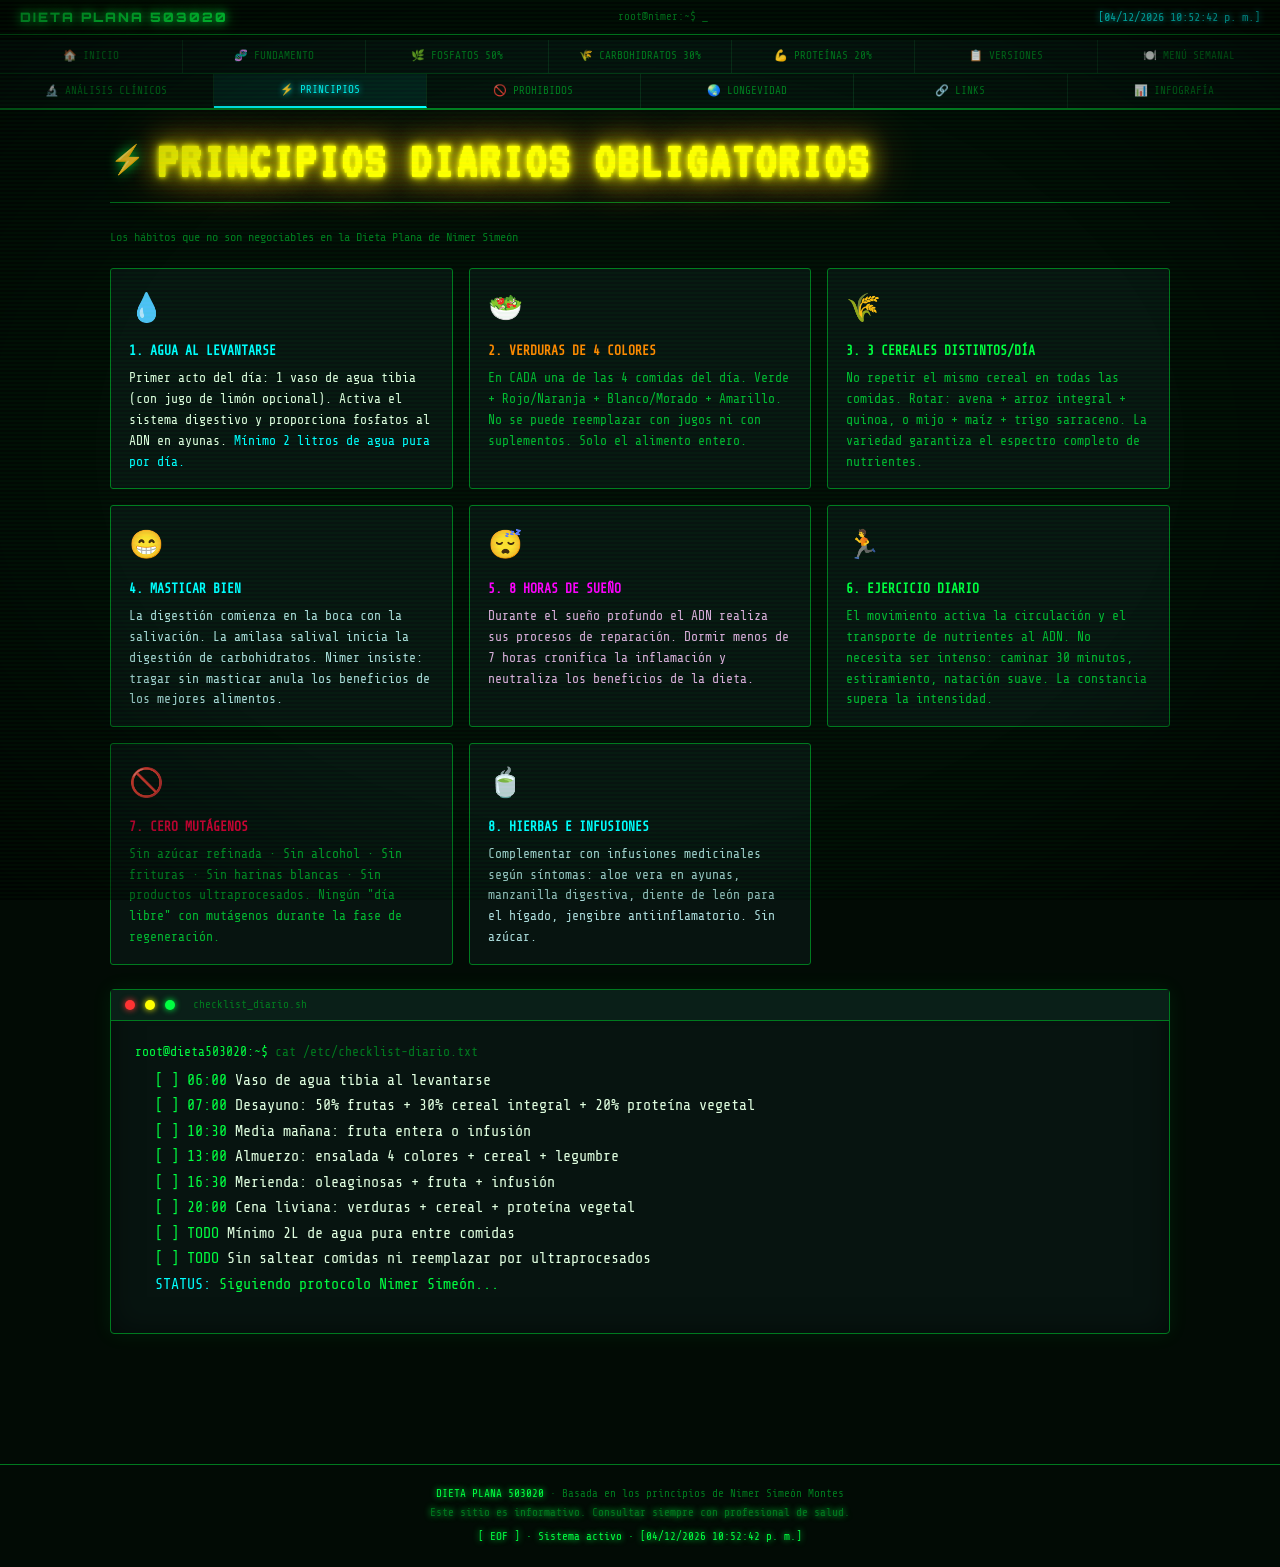
<file: principios.html>
<!DOCTYPE html>
<html lang="es">
<head>
<meta charset="UTF-8"><meta name="viewport" content="width=device-width, initial-scale=1.0">
<title>DIETA PLANA 503020 · Principios Diarios</title>
<link rel="stylesheet" href="css/style.css">
</head>
<body>
<div id="nav-container"></div>
<main>
  <div class="section-title fade-in"><span class="emoji">⚡</span><h1 class="neon-amarillo">PRINCIPIOS DIARIOS OBLIGATORIOS</h1></div>
  <p style="color:var(--verde-dim); font-size:12px; margin-bottom:20px;">Los hábitos que no son negociables en la Dieta Plana de Nimer Simeón</p>

  <div class="card-grid fade-in delay-1">
    <div class="card"><div class="card-icon">💧</div><div class="card-title" style="color:var(--cian);">1. AGUA AL LEVANTARSE</div><div class="card-body" style="color:var(--blanco);">Primer acto del día: 1 vaso de agua tibia (con jugo de limón opcional). Activa el sistema digestivo y proporciona fosfatos al ADN en ayunas. <span style="color:var(--cian);">Mínimo 2 litros de agua pura por día.</span></div></div>
    <div class="card naranja"><div class="card-icon">🥗</div><div class="card-title" style="color:var(--naranja);">2. VERDURAS DE 4 COLORES</div><div class="card-body">En CADA una de las 4 comidas del día. Verde + Rojo/Naranja + Blanco/Morado + Amarillo. No se puede reemplazar con jugos ni con suplementos. Solo el alimento entero.</div></div>
    <div class="card"><div class="card-icon">🌾</div><div class="card-title" style="color:var(--verde);">3. 3 CEREALES DISTINTOS/DÍA</div><div class="card-body">No repetir el mismo cereal en todas las comidas. Rotar: avena + arroz integral + quinoa, o mijo + maíz + trigo sarraceno. La variedad garantiza el espectro completo de nutrientes.</div></div>
    <div class="card cian"><div class="card-icon">😁</div><div class="card-title" style="color:var(--cian);">4. MASTICAR BIEN</div><div class="card-body" style="color:rgba(200,255,255,0.85);">La digestión comienza en la boca con la salivación. La amilasa salival inicia la digestión de carbohidratos. Nimer insiste: tragar sin masticar anula los beneficios de los mejores alimentos.</div></div>
    <div class="card magenta"><div class="card-icon">😴</div><div class="card-title" style="color:var(--magenta);">5. 8 HORAS DE SUEÑO</div><div class="card-body" style="color:rgba(255,200,255,0.85);">Durante el sueño profundo el ADN realiza sus procesos de reparación. Dormir menos de 7 horas cronifica la inflamación y neutraliza los beneficios de la dieta.</div></div>
    <div class="card"><div class="card-icon">🏃</div><div class="card-title" style="color:var(--verde);">6. EJERCICIO DIARIO</div><div class="card-body">El movimiento activa la circulación y el transporte de nutrientes al ADN. No necesita ser intenso: caminar 30 minutos, estiramiento, natación suave. La constancia supera la intensidad.</div></div>
    <div class="card naranja"><div class="card-icon">🚫</div><div class="card-title" style="color:var(--rojo);">7. CERO MUTÁGENOS</div><div class="card-body">Sin azúcar refinada · Sin alcohol · Sin frituras · Sin harinas blancas · Sin productos ultraprocesados. Ningún "día libre" con mutágenos durante la fase de regeneración.</div></div>
    <div class="card cian"><div class="card-icon">🍵</div><div class="card-title" style="color:var(--cian);">8. HIERBAS E INFUSIONES</div><div class="card-body" style="color:rgba(200,255,255,0.85);">Complementar con infusiones medicinales según síntomas: aloe vera en ayunas, manzanilla digestiva, diente de león para el hígado, jengibre antiinflamatorio. Sin azúcar.</div></div>
  </div>

  <div class="terminal-window fade-in delay-2">
    <div class="terminal-titlebar"><span class="terminal-dot dot-r"></span><span class="terminal-dot dot-y"></span><span class="terminal-dot dot-g"></span><span style="margin-left:8px;">checklist_diario.sh</span></div>
    <div class="terminal-body">
      <div class="prompt">cat /etc/checklist-diario.txt</div>
      <div class="prompt-out">
        <p><span style="color:var(--verde);">[ ] 06:00</span> Vaso de agua tibia al levantarse</p>
        <p><span style="color:var(--verde);">[ ] 07:00</span> Desayuno: 50% frutas + 30% cereal integral + 20% proteína vegetal</p>
        <p><span style="color:var(--verde);">[ ] 10:30</span> Media mañana: fruta entera o infusión</p>
        <p><span style="color:var(--verde);">[ ] 13:00</span> Almuerzo: ensalada 4 colores + cereal + legumbre</p>
        <p><span style="color:var(--verde);">[ ] 16:30</span> Merienda: oleaginosas + fruta + infusión</p>
        <p><span style="color:var(--verde);">[ ] 20:00</span> Cena liviana: verduras + cereal + proteína vegetal</p>
        <p><span style="color:var(--verde);">[ ] TODO</span> Mínimo 2L de agua pura entre comidas</p>
        <p><span style="color:var(--verde);">[ ] TODO</span> Sin saltear comidas ni reemplazar por ultraprocesados</p>
        <p><span style="color:var(--cian);">STATUS:</span> <span style="color:var(--verde);">Siguiendo protocolo Nimer Simeón...</span></p>
      </div>
    </div>
  </div>
</main>
<div id="footer-container"></div>
<script src="js/nav.js"></script>
</body>
</html>
</file>
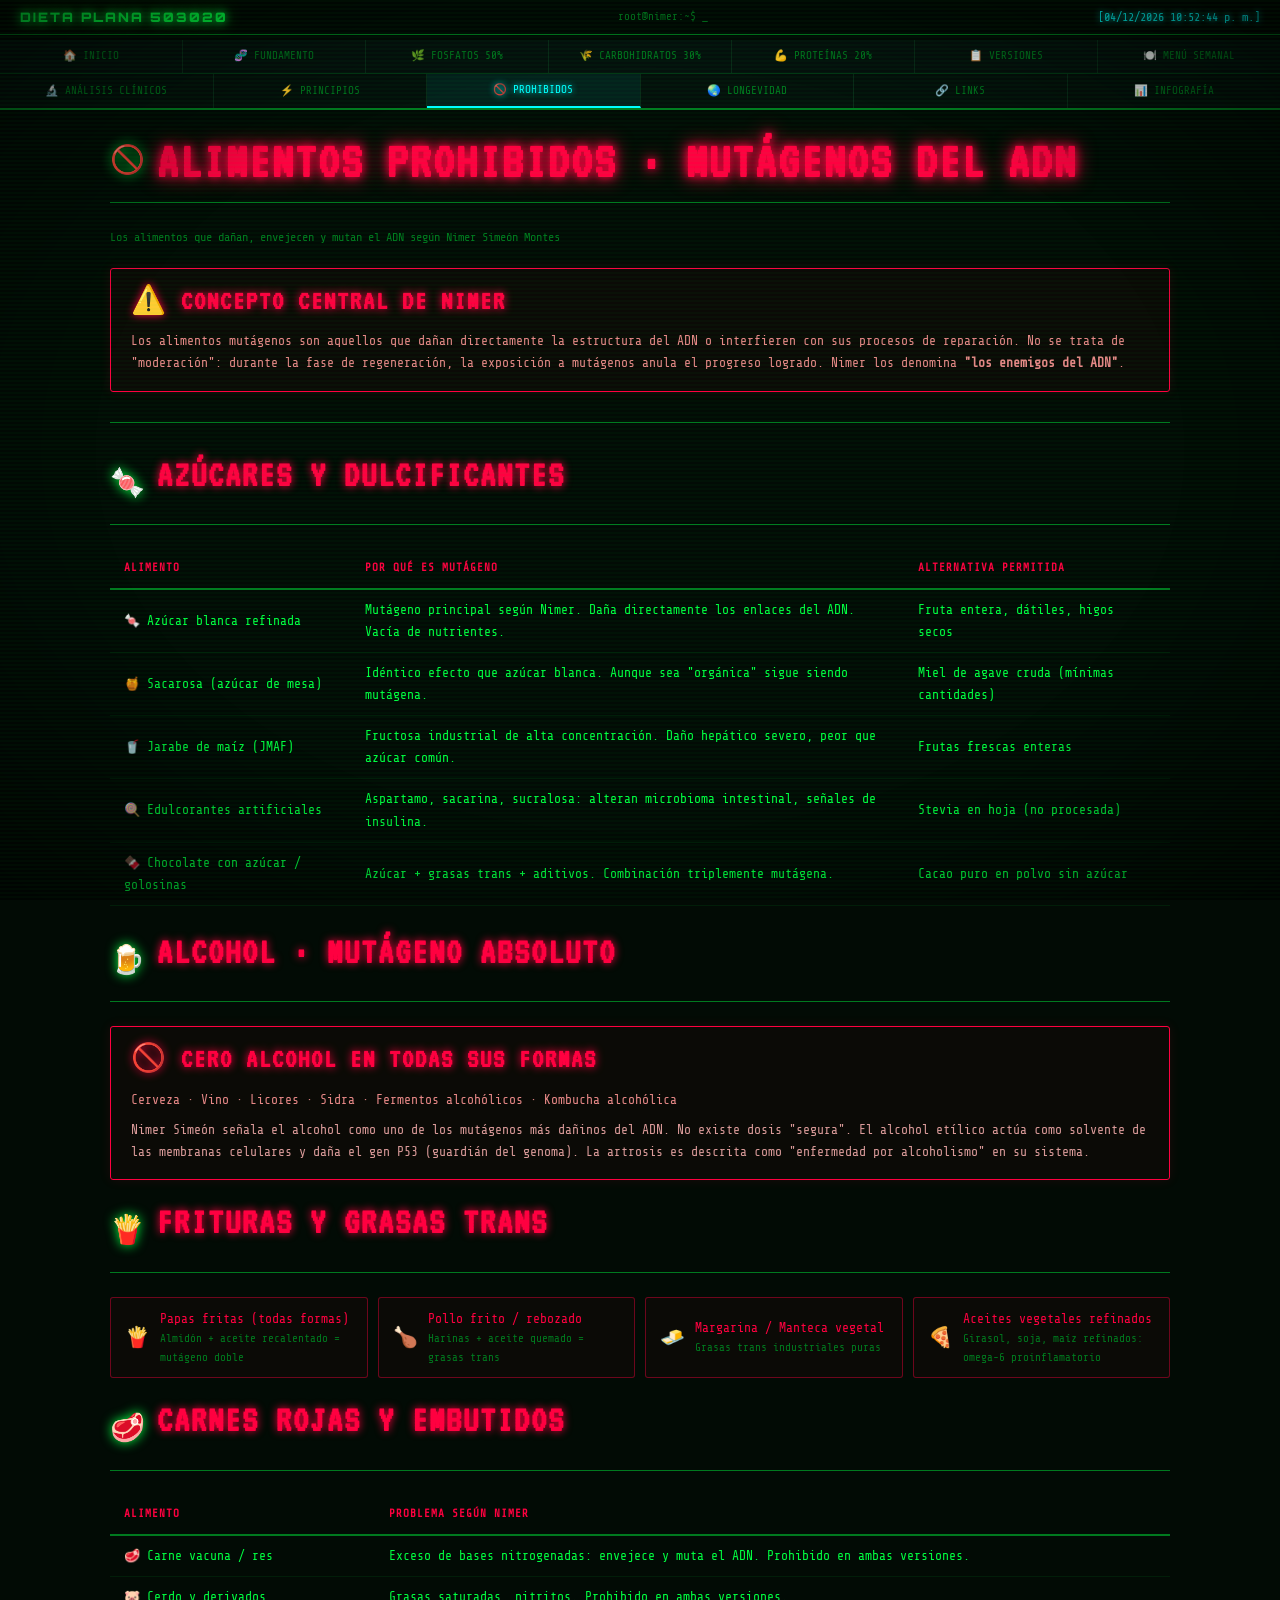
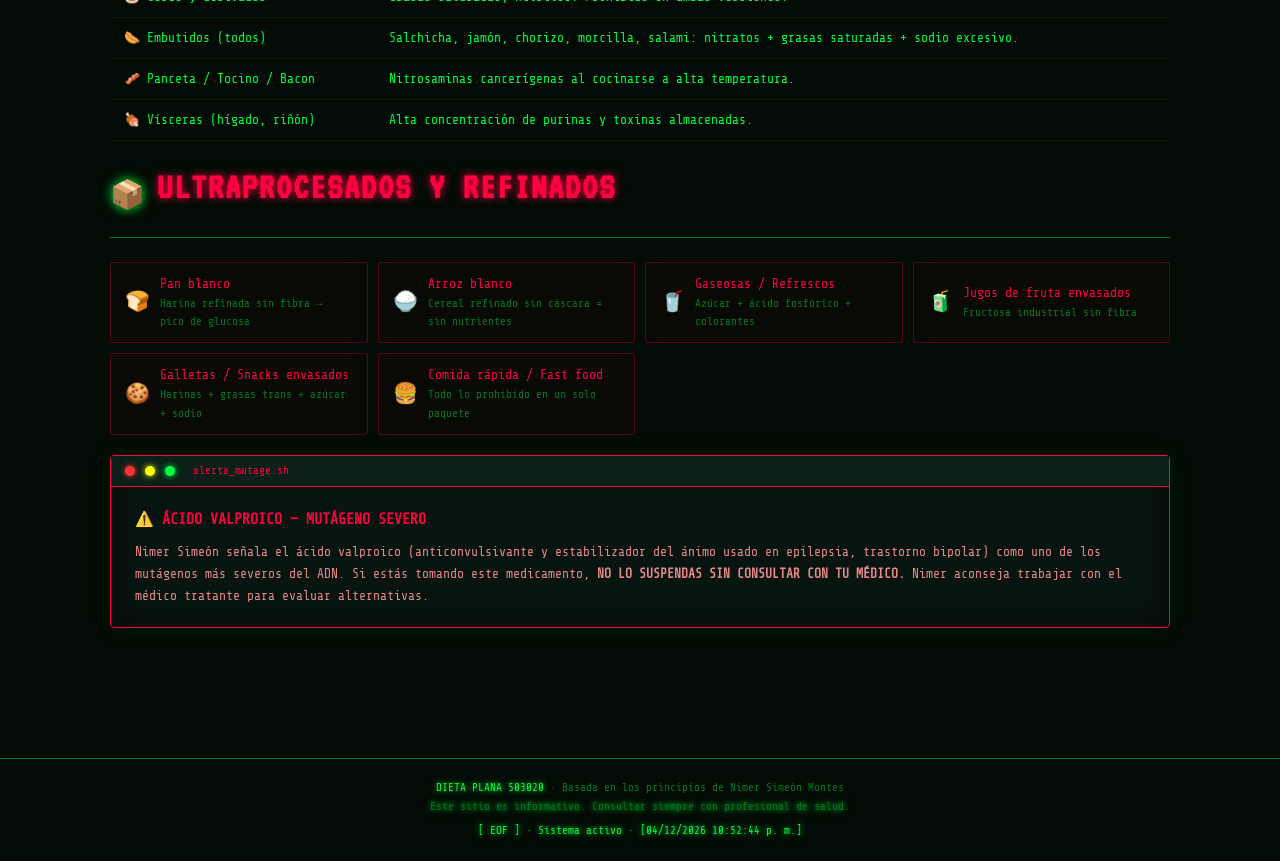
<file: prohibidos.html>
<!DOCTYPE html>
<html lang="es">
<head>
<meta charset="UTF-8"><meta name="viewport" content="width=device-width, initial-scale=1.0">
<title>DIETA PLANA 503020 · Alimentos Prohibidos</title>
<link rel="stylesheet" href="css/style.css">
</head>
<body>
<div id="nav-container"></div>
<main>
  <div class="section-title fade-in"><span class="emoji">🚫</span><h1 class="neon-rojo" style="color:var(--rojo); text-shadow:0 0 10px var(--rojo), 0 0 20px var(--rojo); animation:parpadeo-verde 3s infinite;">ALIMENTOS PROHIBIDOS · MUTÁGENOS DEL ADN</h1></div>
  <p style="color:var(--verde-dim); font-size:12px; margin-bottom:20px;">Los alimentos que dañan, envejecen y mutan el ADN según Nimer Simeón Montes</p>

  <div class="prohibido-box fade-in delay-1">
    <h3>⚠️ CONCEPTO CENTRAL DE NIMER</h3>
    <p style="font-size:13px; color:rgba(255,150,150,0.9); line-height:1.7;">Los alimentos mutágenos son aquellos que dañan directamente la estructura del ADN o interfieren con sus procesos de reparación. No se trata de "moderación": durante la fase de regeneración, la exposición a mutágenos anula el progreso logrado. Nimer los denomina <strong>"los enemigos del ADN"</strong>.</p>
  </div>

  <hr class="sep">

  <div class="section-title fade-in"><span class="emoji">🍬</span><h2 style="color:var(--rojo); text-shadow:0 0 8px var(--rojo); font-family:var(--font-title);">AZÚCARES Y DULCIFICANTES</h2></div>
  <div class="table-wrap fade-in delay-1">
    <table>
      <thead><tr><th style="color:var(--rojo);">Alimento</th><th style="color:var(--rojo);">Por qué es mutágeno</th><th style="color:var(--rojo);">Alternativa permitida</th></tr></thead>
      <tbody>
        <tr><td>🍬 Azúcar blanca refinada</td><td>Mutágeno principal según Nimer. Daña directamente los enlaces del ADN. Vacía de nutrientes.</td><td>Fruta entera, dátiles, higos secos</td></tr>
        <tr><td>🍯 Sacarosa (azúcar de mesa)</td><td>Idéntico efecto que azúcar blanca. Aunque sea "orgánica" sigue siendo mutágena.</td><td>Miel de agave cruda (mínimas cantidades)</td></tr>
        <tr><td>🥤 Jarabe de maíz (JMAF)</td><td>Fructosa industrial de alta concentración. Daño hepático severo, peor que azúcar común.</td><td>Frutas frescas enteras</td></tr>
        <tr><td>🍭 Edulcorantes artificiales</td><td>Aspartamo, sacarina, sucralosa: alteran microbioma intestinal, señales de insulina.</td><td>Stevia en hoja (no procesada)</td></tr>
        <tr><td>🍫 Chocolate con azúcar / golosinas</td><td>Azúcar + grasas trans + aditivos. Combinación triplemente mutágena.</td><td>Cacao puro en polvo sin azúcar</td></tr>
      </tbody>
    </table>
  </div>

  <div class="section-title fade-in"><span class="emoji">🍺</span><h2 style="color:var(--rojo); text-shadow:0 0 8px var(--rojo); font-family:var(--font-title);">ALCOHOL · MUTÁGENO ABSOLUTO</h2></div>
  <div class="prohibido-box fade-in delay-1">
    <h3>🚫 CERO ALCOHOL EN TODAS SUS FORMAS</h3>
    <p style="font-size:13px; color:rgba(255,150,150,0.9); margin-top:8px;">Cerveza · Vino · Licores · Sidra · Fermentos alcohólicos · Kombucha alcohólica</p>
    <p style="font-size:13px; color:rgba(255,180,180,0.85); margin-top:8px;">Nimer Simeón señala el alcohol como uno de los mutágenos más dañinos del ADN. No existe dosis "segura". El alcohol etílico actúa como solvente de las membranas celulares y daña el gen P53 (guardián del genoma). La artrosis es descrita como "enfermedad por alcoholismo" en su sistema.</p>
  </div>

  <div class="section-title fade-in"><span class="emoji">🍟</span><h2 style="color:var(--rojo); text-shadow:0 0 8px var(--rojo); font-family:var(--font-title);">FRITURAS Y GRASAS TRANS</h2></div>
  <div class="alimento-grid fade-in delay-1">
    <div class="alimento-item" style="border-color:rgba(255,0,64,0.4); background:rgba(255,0,64,0.04);">
      <span class="emoji">🍟</span><div class="info"><div class="nombre" style="color:var(--rojo);">Papas fritas (todas formas)</div><div class="porcion">Almidón + aceite recalentado = mutágeno doble</div></div>
    </div>
    <div class="alimento-item" style="border-color:rgba(255,0,64,0.4); background:rgba(255,0,64,0.04);">
      <span class="emoji">🍗</span><div class="info"><div class="nombre" style="color:var(--rojo);">Pollo frito / rebozado</div><div class="porcion">Harinas + aceite quemado = grasas trans</div></div>
    </div>
    <div class="alimento-item" style="border-color:rgba(255,0,64,0.4); background:rgba(255,0,64,0.04);">
      <span class="emoji">🧈</span><div class="info"><div class="nombre" style="color:var(--rojo);">Margarina / Manteca vegetal</div><div class="porcion">Grasas trans industriales puras</div></div>
    </div>
    <div class="alimento-item" style="border-color:rgba(255,0,64,0.4); background:rgba(255,0,64,0.04);">
      <span class="emoji">🍕</span><div class="info"><div class="nombre" style="color:var(--rojo);">Aceites vegetales refinados</div><div class="porcion">Girasol, soja, maíz refinados: omega-6 proinflamatorio</div></div>
    </div>
  </div>

  <div class="section-title fade-in"><span class="emoji">🥩</span><h2 style="color:var(--rojo); text-shadow:0 0 8px var(--rojo); font-family:var(--font-title);">CARNES ROJAS Y EMBUTIDOS</h2></div>
  <div class="table-wrap fade-in delay-1">
    <table>
      <thead><tr><th style="color:var(--rojo);">Alimento</th><th style="color:var(--rojo);">Problema según Nimer</th></tr></thead>
      <tbody>
        <tr><td>🥩 Carne vacuna / res</td><td>Exceso de bases nitrogenadas: envejece y muta el ADN. Prohibido en ambas versiones.</td></tr>
        <tr><td>🐷 Cerdo y derivados</td><td>Grasas saturadas, nitritos. Prohibido en ambas versiones.</td></tr>
        <tr><td>🌭 Embutidos (todos)</td><td>Salchicha, jamón, chorizo, morcilla, salami: nitratos + grasas saturadas + sodio excesivo.</td></tr>
        <tr><td>🥓 Panceta / Tocino / Bacon</td><td>Nitrosaminas cancerígenas al cocinarse a alta temperatura.</td></tr>
        <tr><td>🍖 Vísceras (hígado, riñón)</td><td>Alta concentración de purinas y toxinas almacenadas.</td></tr>
      </tbody>
    </table>
  </div>

  <div class="section-title fade-in"><span class="emoji">📦</span><h2 style="color:var(--rojo); text-shadow:0 0 8px var(--rojo); font-family:var(--font-title);">ULTRAPROCESADOS Y REFINADOS</h2></div>
  <div class="alimento-grid fade-in delay-1">
    <div class="alimento-item" style="border-color:rgba(255,0,64,0.3); background:rgba(255,0,64,0.03);"><span class="emoji">🍞</span><div class="info"><div class="nombre" style="color:var(--rojo);">Pan blanco</div><div class="porcion">Harina refinada sin fibra → pico de glucosa</div></div></div>
    <div class="alimento-item" style="border-color:rgba(255,0,64,0.3); background:rgba(255,0,64,0.03);"><span class="emoji">🍚</span><div class="info"><div class="nombre" style="color:var(--rojo);">Arroz blanco</div><div class="porcion">Cereal refinado sin cáscara = sin nutrientes</div></div></div>
    <div class="alimento-item" style="border-color:rgba(255,0,64,0.3); background:rgba(255,0,64,0.03);"><span class="emoji">🥤</span><div class="info"><div class="nombre" style="color:var(--rojo);">Gaseosas / Refrescos</div><div class="porcion">Azúcar + ácido fosfórico + colorantes</div></div></div>
    <div class="alimento-item" style="border-color:rgba(255,0,64,0.3); background:rgba(255,0,64,0.03);"><span class="emoji">🧃</span><div class="info"><div class="nombre" style="color:var(--rojo);">Jugos de fruta envasados</div><div class="porcion">Fructosa industrial sin fibra</div></div></div>
    <div class="alimento-item" style="border-color:rgba(255,0,64,0.3); background:rgba(255,0,64,0.03);"><span class="emoji">🍪</span><div class="info"><div class="nombre" style="color:var(--rojo);">Galletas / Snacks envasados</div><div class="porcion">Harinas + grasas trans + azúcar + sodio</div></div></div>
    <div class="alimento-item" style="border-color:rgba(255,0,64,0.3); background:rgba(255,0,64,0.03);"><span class="emoji">🍔</span><div class="info"><div class="nombre" style="color:var(--rojo);">Comida rápida / Fast food</div><div class="porcion">Todo lo prohibido en un solo paquete</div></div></div>
  </div>

  <div class="terminal-window fade-in delay-3" style="border-color:var(--rojo);">
    <div class="terminal-titlebar" style="border-color:var(--rojo);"><span class="terminal-dot dot-r"></span><span class="terminal-dot dot-y"></span><span class="terminal-dot dot-g"></span><span style="margin-left:8px; color:var(--rojo);">alerta_mutage.sh</span></div>
    <div class="terminal-body">
      <p style="color:var(--rojo); font-weight:bold; margin-bottom:8px;">⚠️ ÁCIDO VALPROICO — MUTÁGENO SEVERO</p>
      <p style="font-size:13px; color:rgba(255,150,150,0.9); line-height:1.7;">Nimer Simeón señala el ácido valproico (anticonvulsivante y estabilizador del ánimo usado en epilepsia, trastorno bipolar) como uno de los mutágenos más severos del ADN. Si estás tomando este medicamento, <strong>NO LO SUSPENDAS SIN CONSULTAR CON TU MÉDICO.</strong> Nimer aconseja trabajar con el médico tratante para evaluar alternativas.</p>
    </div>
  </div>
</main>
<div id="footer-container"></div>
<script src="js/nav.js"></script>
</body>
</html>
</file>
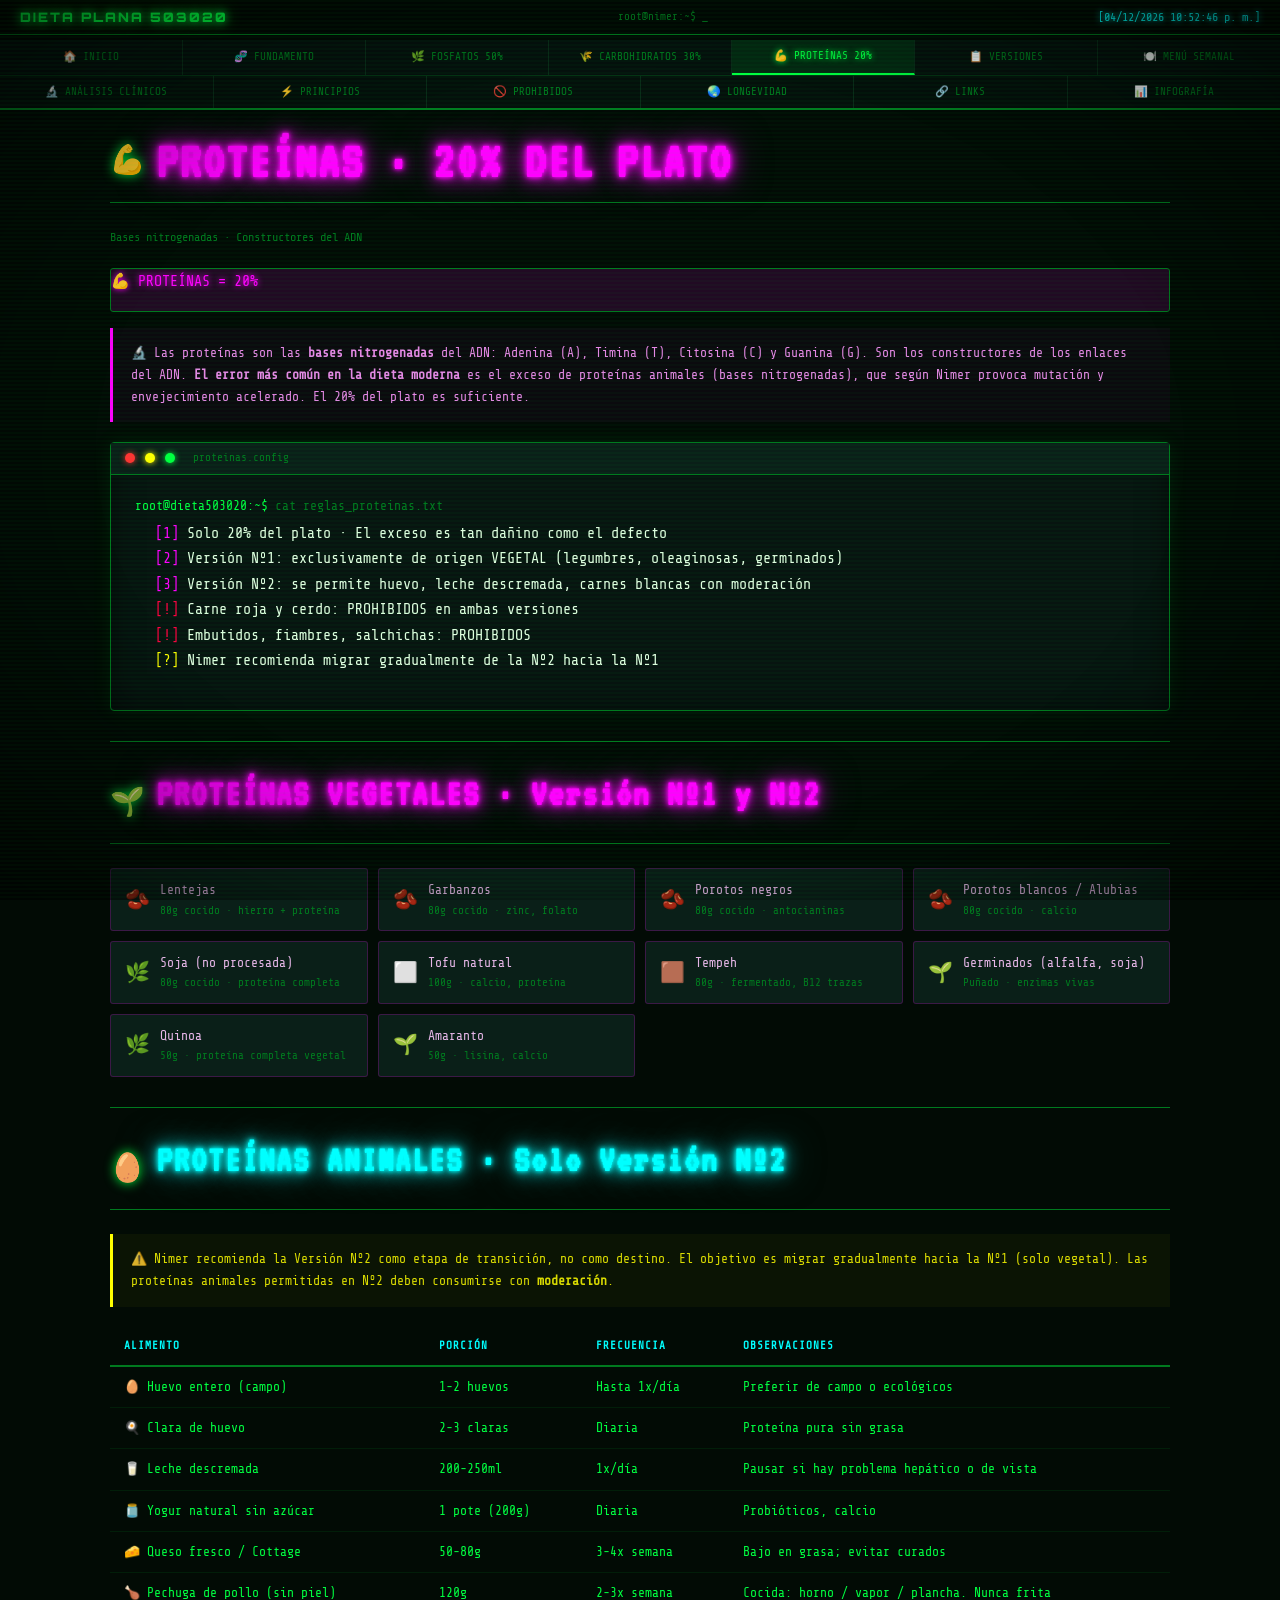
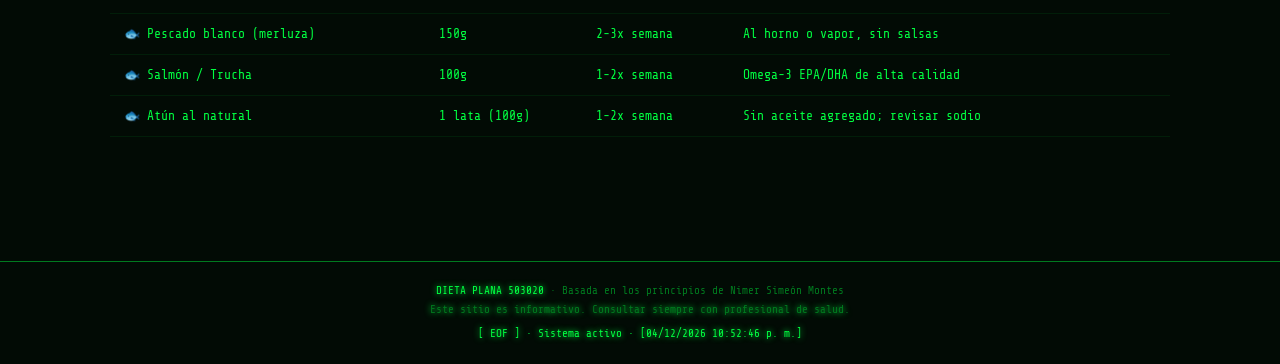
<file: proteinas.html>
<!DOCTYPE html>
<html lang="es">
<head>
<meta charset="UTF-8"><meta name="viewport" content="width=device-width, initial-scale=1.0">
<title>DIETA PLANA 503020 · Proteínas 20%</title>
<link rel="stylesheet" href="css/style.css">
</head>
<body>
<div id="nav-container"></div>
<main>

  <div class="section-title fade-in">
    <span class="emoji">💪</span>
    <h1 class="neon-magenta">PROTEÍNAS · 20% DEL PLATO</h1>
  </div>
  <p style="color:var(--verde-dim); font-size:12px; margin-bottom:20px;">Bases nitrogenadas · Constructores del ADN</p>

  <div class="prop-bar" style="margin-bottom:16px;">
    <div class="prop-20" style="flex:10; font-size:15px;">💪 PROTEÍNAS = 20%</div>
  </div>

  <div class="info-box fade-in delay-1" style="border-color:var(--magenta); color:rgba(255,150,255,0.9); background:rgba(255,0,255,0.04);">
    🔬 Las proteínas son las <strong>bases nitrogenadas</strong> del ADN: Adenina (A), Timina (T), Citosina (C) y Guanina (G). Son los constructores de los enlaces del ADN. <strong>El error más común en la dieta moderna</strong> es el exceso de proteínas animales (bases nitrogenadas), que según Nimer provoca mutación y envejecimiento acelerado. El 20% del plato es suficiente.
  </div>

  <div class="terminal-window fade-in delay-1">
    <div class="terminal-titlebar">
      <span class="terminal-dot dot-r"></span><span class="terminal-dot dot-y"></span><span class="terminal-dot dot-g"></span>
      <span style="margin-left:8px;">proteinas.config</span>
    </div>
    <div class="terminal-body">
      <div class="prompt">cat reglas_proteinas.txt</div>
      <div class="prompt-out">
        <p><span style="color:var(--magenta);">[1]</span> Solo 20% del plato · El exceso es tan dañino como el defecto</p>
        <p><span style="color:var(--magenta);">[2]</span> Versión Nº1: exclusivamente de origen VEGETAL (legumbres, oleaginosas, germinados)</p>
        <p><span style="color:var(--magenta);">[3]</span> Versión Nº2: se permite huevo, leche descremada, carnes blancas con moderación</p>
        <p><span style="color:var(--rojo);">[!]</span> Carne roja y cerdo: PROHIBIDOS en ambas versiones</p>
        <p><span style="color:var(--rojo);">[!]</span> Embutidos, fiambres, salchichas: PROHIBIDOS</p>
        <p><span style="color:var(--amarillo);">[?]</span> Nimer recomienda migrar gradualmente de la Nº2 hacia la Nº1</p>
      </div>
    </div>
  </div>

  <hr class="sep">

  <div class="section-title fade-in">
    <span class="emoji">🌱</span>
    <h2 class="neon-magenta">PROTEÍNAS VEGETALES · Versión Nº1 y Nº2</h2>
  </div>

  <div class="alimento-grid fade-in delay-1">
    <div class="alimento-item magenta"><span class="emoji">🫘</span><div class="info"><div class="nombre">Lentejas</div><div class="porcion">80g cocido · hierro + proteína</div></div></div>
    <div class="alimento-item magenta"><span class="emoji">🫘</span><div class="info"><div class="nombre">Garbanzos</div><div class="porcion">80g cocido · zinc, folato</div></div></div>
    <div class="alimento-item magenta"><span class="emoji">🫘</span><div class="info"><div class="nombre">Porotos negros</div><div class="porcion">80g cocido · antocianinas</div></div></div>
    <div class="alimento-item magenta"><span class="emoji">🫘</span><div class="info"><div class="nombre">Porotos blancos / Alubias</div><div class="porcion">80g cocido · calcio</div></div></div>
    <div class="alimento-item magenta"><span class="emoji">🌿</span><div class="info"><div class="nombre">Soja (no procesada)</div><div class="porcion">80g cocido · proteína completa</div></div></div>
    <div class="alimento-item magenta"><span class="emoji">⬜</span><div class="info"><div class="nombre">Tofu natural</div><div class="porcion">100g · calcio, proteína</div></div></div>
    <div class="alimento-item magenta"><span class="emoji">🟫</span><div class="info"><div class="nombre">Tempeh</div><div class="porcion">80g · fermentado, B12 trazas</div></div></div>
    <div class="alimento-item magenta"><span class="emoji">🌱</span><div class="info"><div class="nombre">Germinados (alfalfa, soja)</div><div class="porcion">Puñado · enzimas vivas</div></div></div>
    <div class="alimento-item magenta"><span class="emoji">🌿</span><div class="info"><div class="nombre">Quinoa</div><div class="porcion">50g · proteína completa vegetal</div></div></div>
    <div class="alimento-item magenta"><span class="emoji">🌱</span><div class="info"><div class="nombre">Amaranto</div><div class="porcion">50g · lisina, calcio</div></div></div>
  </div>

  <hr class="sep">

  <div class="section-title fade-in">
    <span class="emoji">🥚</span>
    <h2 class="neon-cian">PROTEÍNAS ANIMALES · Solo Versión Nº2</h2>
  </div>

  <div class="warning-box fade-in delay-1">
    ⚠️ Nimer recomienda la Versión Nº2 como etapa de transición, no como destino. El objetivo es migrar gradualmente hacia la Nº1 (solo vegetal). Las proteínas animales permitidas en Nº2 deben consumirse con <strong>moderación</strong>.
  </div>

  <div class="table-wrap fade-in delay-2">
    <table>
      <thead>
        <tr>
          <th style="color:var(--cian);">Alimento</th>
          <th style="color:var(--cian);">Porción</th>
          <th style="color:var(--cian);">Frecuencia</th>
          <th style="color:var(--cian);">Observaciones</th>
        </tr>
      </thead>
      <tbody>
        <tr><td>🥚 Huevo entero (campo)</td><td>1-2 huevos</td><td>Hasta 1x/día</td><td>Preferir de campo o ecológicos</td></tr>
        <tr><td>🍳 Clara de huevo</td><td>2-3 claras</td><td>Diaria</td><td>Proteína pura sin grasa</td></tr>
        <tr><td>🥛 Leche descremada</td><td>200-250ml</td><td>1x/día</td><td>Pausar si hay problema hepático o de vista</td></tr>
        <tr><td>🫙 Yogur natural sin azúcar</td><td>1 pote (200g)</td><td>Diaria</td><td>Probióticos, calcio</td></tr>
        <tr><td>🧀 Queso fresco / Cottage</td><td>50-80g</td><td>3-4x semana</td><td>Bajo en grasa; evitar curados</td></tr>
        <tr><td>🍗 Pechuga de pollo (sin piel)</td><td>120g</td><td>2-3x semana</td><td>Cocida: horno / vapor / plancha. Nunca frita</td></tr>
        <tr><td>🐟 Pescado blanco (merluza)</td><td>150g</td><td>2-3x semana</td><td>Al horno o vapor, sin salsas</td></tr>
        <tr><td>🐟 Salmón / Trucha</td><td>100g</td><td>1-2x semana</td><td>Omega-3 EPA/DHA de alta calidad</td></tr>
        <tr><td>🐟 Atún al natural</td><td>1 lata (100g)</td><td>1-2x semana</td><td>Sin aceite agregado; revisar sodio</td></tr>
      </tbody>
    </table>
  </div>

</main>
<div id="footer-container"></div>
<script src="js/nav.js"></script>
</body>
</html>
</file>
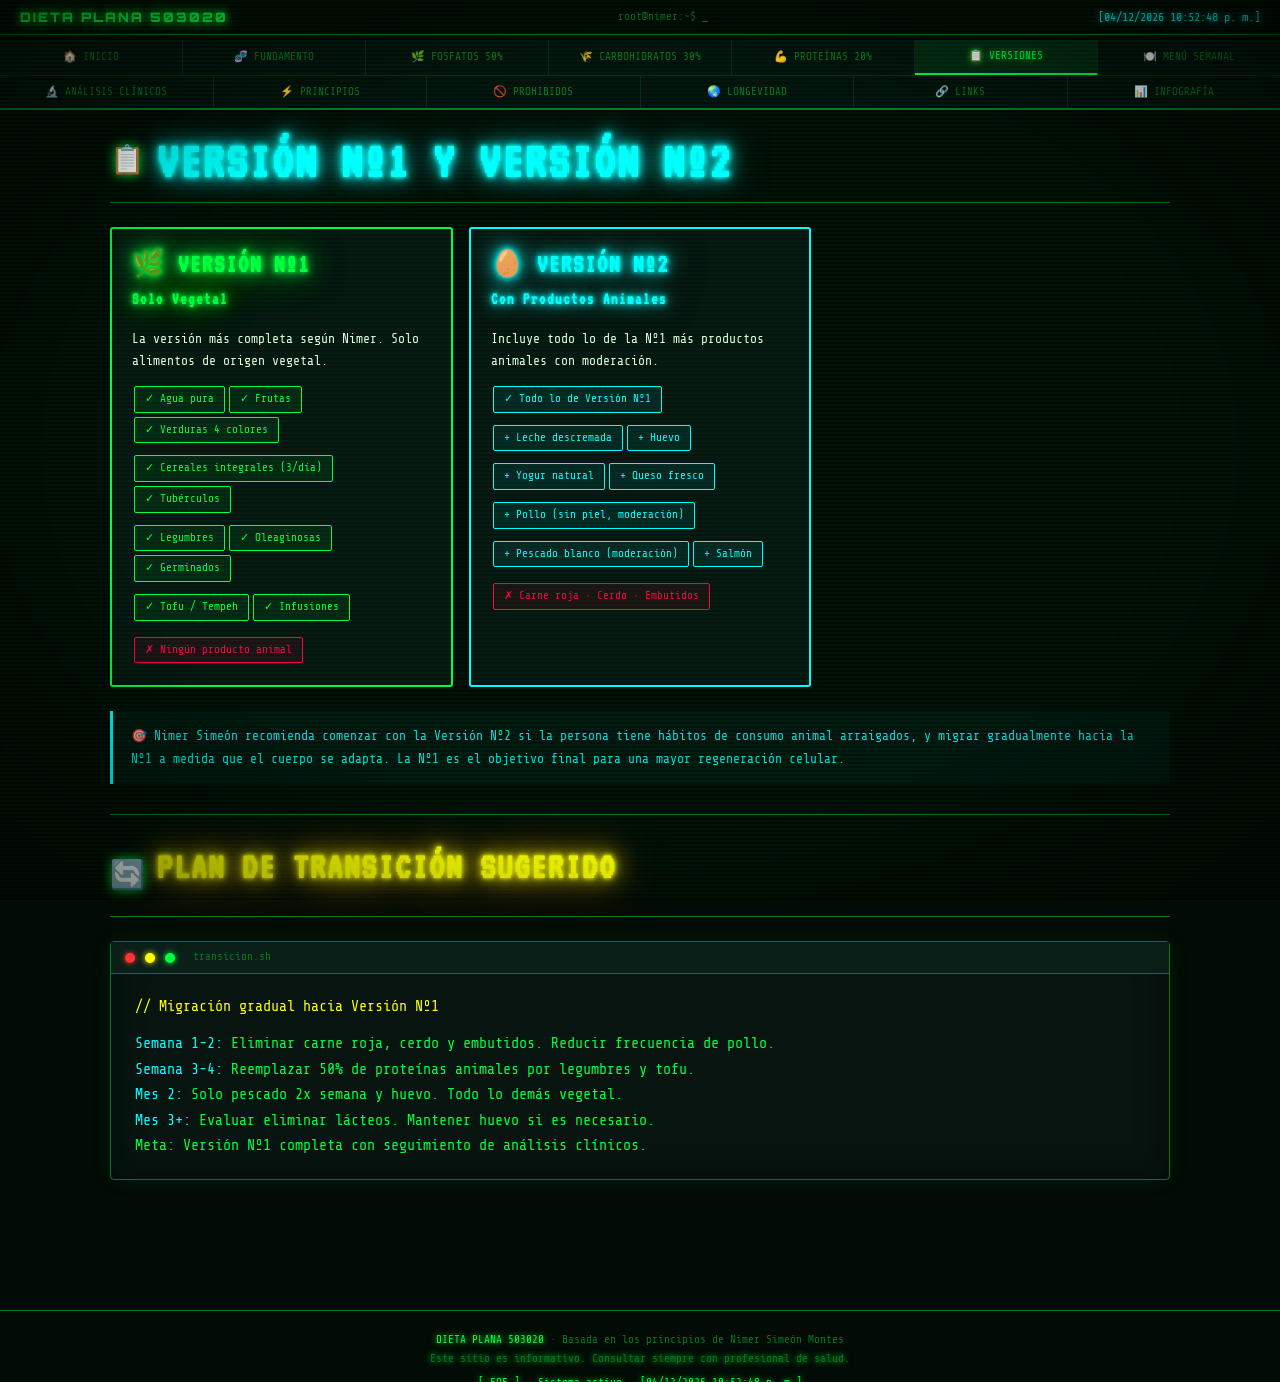
<file: versiones.html>
<!DOCTYPE html>
<html lang="es">
<head>
<meta charset="UTF-8"><meta name="viewport" content="width=device-width, initial-scale=1.0">
<title>DIETA PLANA 503020 · Versiones Nº1 y Nº2</title>
<link rel="stylesheet" href="css/style.css">
</head>
<body>
<div id="nav-container"></div>
<main>
  <div class="section-title fade-in"><span class="emoji">📋</span><h1 class="neon-cian">VERSIÓN Nº1 Y VERSIÓN Nº2</h1></div>

  <div class="card-grid fade-in delay-1">
    <div class="card" style="border:2px solid var(--verde); padding:20px;">
      <h2 class="neon-verde" style="font-size:26px; margin-bottom:16px;">🌿 VERSIÓN Nº1<br><span style="font-size:16px;">Solo Vegetal</span></h2>
      <p style="margin-bottom:12px; font-size:13px; color:var(--blanco);">La versión más completa según Nimer. Solo alimentos de origen vegetal.</p>
      <div style="margin-bottom:8px; font-size:13px;"><span class="pill pill-verde">✓ Agua pura</span><span class="pill pill-verde">✓ Frutas</span><span class="pill pill-verde">✓ Verduras 4 colores</span></div>
      <div style="margin-bottom:8px;"><span class="pill pill-verde">✓ Cereales integrales (3/día)</span><span class="pill pill-verde">✓ Tubérculos</span></div>
      <div style="margin-bottom:8px;"><span class="pill pill-verde">✓ Legumbres</span><span class="pill pill-verde">✓ Oleaginosas</span><span class="pill pill-verde">✓ Germinados</span></div>
      <div style="margin-bottom:8px;"><span class="pill pill-verde">✓ Tofu / Tempeh</span><span class="pill pill-verde">✓ Infusiones</span></div>
      <div style="margin-top:12px;"><span class="pill pill-rojo">✗ Ningún producto animal</span></div>
    </div>
    <div class="card" style="border:2px solid var(--cian); padding:20px;">
      <h2 class="neon-cian" style="font-size:26px; margin-bottom:16px;">🥚 VERSIÓN Nº2<br><span style="font-size:16px;">Con Productos Animales</span></h2>
      <p style="margin-bottom:12px; font-size:13px; color:var(--blanco);">Incluye todo lo de la Nº1 más productos animales con moderación.</p>
      <div style="margin-bottom:8px;"><span class="pill pill-cian">✓ Todo lo de Versión Nº1</span></div>
      <div style="margin-bottom:8px;"><span class="pill pill-cian">+ Leche descremada</span><span class="pill pill-cian">+ Huevo</span></div>
      <div style="margin-bottom:8px;"><span class="pill pill-cian">+ Yogur natural</span><span class="pill pill-cian">+ Queso fresco</span></div>
      <div style="margin-bottom:8px;"><span class="pill pill-cian">+ Pollo (sin piel, moderación)</span></div>
      <div style="margin-bottom:8px;"><span class="pill pill-cian">+ Pescado blanco (moderación)</span><span class="pill pill-cian">+ Salmón</span></div>
      <div style="margin-top:12px;"><span class="pill pill-rojo">✗ Carne roja · Cerdo · Embutidos</span></div>
    </div>
  </div>

  <div class="info-box fade-in delay-2" style="margin-top:20px;">
    🎯 Nimer Simeón recomienda comenzar con la Versión Nº2 si la persona tiene hábitos de consumo animal arraigados, y migrar gradualmente hacia la Nº1 a medida que el cuerpo se adapta. La Nº1 es el objetivo final para una mayor regeneración celular.
  </div>

  <hr class="sep">

  <div class="section-title fade-in"><span class="emoji">🔄</span><h2 class="neon-amarillo">PLAN DE TRANSICIÓN SUGERIDO</h2></div>
  <div class="terminal-window fade-in delay-1">
    <div class="terminal-titlebar"><span class="terminal-dot dot-r"></span><span class="terminal-dot dot-y"></span><span class="terminal-dot dot-g"></span><span style="margin-left:8px;">transicion.sh</span></div>
    <div class="terminal-body">
      <p style="color:var(--amarillo); margin-bottom:12px;">// Migración gradual hacia Versión Nº1</p>
      <p><span style="color:var(--cian);">Semana 1-2:</span> Eliminar carne roja, cerdo y embutidos. Reducir frecuencia de pollo.</p>
      <p><span style="color:var(--cian);">Semana 3-4:</span> Reemplazar 50% de proteínas animales por legumbres y tofu.</p>
      <p><span style="color:var(--cian);">Mes 2:</span> Solo pescado 2x semana y huevo. Todo lo demás vegetal.</p>
      <p><span style="color:var(--cian);">Mes 3+:</span> Evaluar eliminar lácteos. Mantener huevo si es necesario.</p>
      <p><span style="color:var(--verde);">Meta:</span> Versión Nº1 completa con seguimiento de análisis clínicos.</p>
    </div>
  </div>
</main>
<div id="footer-container"></div>
<script src="js/nav.js"></script>
</body>
</html>
</file>
<file: css/style.css>
/* ═══════════════════════════════════════════════════
   DIETA PLANA 503020 · RETRO TERMINAL CSS
   ═══════════════════════════════════════════════════ */

@import url('https://fonts.googleapis.com/css2?family=Share+Tech+Mono&family=VT323&family=Orbitron:wght@400;700;900&family=Press+Start+2P&display=swap');

:root {
  --negro:       #000000;
  --bg:          #020b05;
  --bg2:         #071410;
  --bg3:         #0a1f18;
  --verde:       #00ff41;
  --verde2:      #00cc33;
  --verde-dim:   #007a1f;
  --cian:        #00ffff;
  --cian-dim:    #007777;
  --magenta:     #ff00ff;
  --magenta-dim: #770077;
  --amarillo:    #ffff00;
  --naranja:     #ff8800;
  --rojo:        #ff0040;
  --blanco:      #e0ffe0;
  --gris:        #3a5c3a;
  --scanline:    rgba(0,255,65,0.03);
  --font-mono:   'Share Tech Mono', monospace;
  --font-title:  'VT323', monospace;
  --font-logo:   'Orbitron', monospace;
  --font-px:     'Press Start 2P', monospace;
}

*, *::before, *::after { box-sizing: border-box; margin: 0; padding: 0; }

html { scroll-behavior: smooth; }

body {
  background-color: var(--bg);
  color: var(--verde);
  font-family: var(--font-mono);
  font-size: 15px;
  line-height: 1.7;
  min-height: 100vh;
  overflow-x: hidden;
  cursor: url("data:image/svg+xml,%3Csvg xmlns='http://www.w3.org/2000/svg' width='16' height='16'%3E%3Crect x='0' y='7' width='16' height='2' fill='%2300ff41'/%3E%3Crect x='7' y='0' width='2' height='16' fill='%2300ff41'/%3E%3C/svg%3E") 8 8, crosshair;
}

/* ── SCANLINES overlay ── */
body::before {
  content: '';
  position: fixed;
  inset: 0;
  background: repeating-linear-gradient(
    0deg,
    transparent,
    transparent 2px,
    var(--scanline) 2px,
    var(--scanline) 4px
  );
  pointer-events: none;
  z-index: 9998;
}

/* ── CRT flicker ── */
body::after {
  content: '';
  position: fixed;
  inset: 0;
  background: radial-gradient(ellipse at center, transparent 60%, rgba(0,0,0,0.6) 100%);
  pointer-events: none;
  z-index: 9997;
  animation: flicker 8s infinite;
}

@keyframes flicker {
  0%,95%,100% { opacity: 1; }
  96% { opacity: 0.94; }
  97% { opacity: 1; }
  98% { opacity: 0.96; }
}

/* ════════════════════════════════════
   TIPOGRAFÍA NEÓN
════════════════════════════════════ */

.neon-verde {
  color: var(--verde);
  text-shadow:
    0 0 4px var(--verde),
    0 0 10px var(--verde),
    0 0 20px var(--verde),
    0 0 40px var(--verde2);
  animation: parpadeo-verde 3s infinite;
}

.neon-cian {
  color: var(--cian);
  text-shadow:
    0 0 4px var(--cian),
    0 0 10px var(--cian),
    0 0 20px var(--cian),
    0 0 40px var(--cian-dim);
  animation: parpadeo-cian 4s infinite;
}

.neon-magenta {
  color: var(--magenta);
  text-shadow:
    0 0 4px var(--magenta),
    0 0 10px var(--magenta),
    0 0 20px var(--magenta),
    0 0 40px var(--magenta-dim);
  animation: parpadeo-magenta 5s infinite;
}

.neon-amarillo {
  color: var(--amarillo);
  text-shadow:
    0 0 4px var(--amarillo),
    0 0 10px var(--amarillo),
    0 0 25px var(--amarillo),
    0 0 50px #ff8800;
  animation: parpadeo-amarillo 2.5s infinite;
}

.neon-naranja {
  color: var(--naranja);
  text-shadow:
    0 0 4px var(--naranja),
    0 0 10px var(--naranja),
    0 0 25px var(--naranja);
  animation: parpadeo-naranja 3.5s infinite;
}

@keyframes parpadeo-verde {
  0%,100% { text-shadow: 0 0 4px var(--verde), 0 0 10px var(--verde), 0 0 20px var(--verde), 0 0 40px var(--verde2); }
  50% { text-shadow: 0 0 2px var(--verde), 0 0 6px var(--verde), 0 0 12px var(--verde); }
  92% { text-shadow: 0 0 4px var(--verde), 0 0 10px var(--verde), 0 0 20px var(--verde), 0 0 40px var(--verde2); }
  93% { text-shadow: none; opacity: 0.8; }
  94% { text-shadow: 0 0 4px var(--verde), 0 0 10px var(--verde), 0 0 20px var(--verde); }
}

@keyframes parpadeo-cian {
  0%,100% { text-shadow: 0 0 4px var(--cian), 0 0 10px var(--cian), 0 0 20px var(--cian), 0 0 40px var(--cian-dim); }
  50% { text-shadow: 0 0 2px var(--cian), 0 0 8px var(--cian); }
  88% { text-shadow: 0 0 4px var(--cian), 0 0 10px var(--cian), 0 0 20px var(--cian); }
  89% { text-shadow: none; opacity: 0.7; }
  90% { text-shadow: 0 0 4px var(--cian), 0 0 10px var(--cian), 0 0 20px var(--cian); }
}

@keyframes parpadeo-magenta {
  0%,100% { text-shadow: 0 0 4px var(--magenta), 0 0 10px var(--magenta), 0 0 20px var(--magenta), 0 0 40px var(--magenta-dim); }
  60% { text-shadow: 0 0 2px var(--magenta), 0 0 8px var(--magenta); }
  94% { text-shadow: 0 0 4px var(--magenta), 0 0 10px var(--magenta); }
  95% { text-shadow: none; opacity: 0.75; }
  96% { text-shadow: 0 0 4px var(--magenta), 0 0 10px var(--magenta), 0 0 20px var(--magenta); }
}

@keyframes parpadeo-amarillo {
  0%,100% { text-shadow: 0 0 4px var(--amarillo), 0 0 10px var(--amarillo), 0 0 25px var(--amarillo), 0 0 50px #ff8800; }
  50% { text-shadow: 0 0 2px var(--amarillo), 0 0 8px var(--amarillo); }
  85% { text-shadow: 0 0 4px var(--amarillo), 0 0 10px var(--amarillo); }
  86% { text-shadow: none; opacity: 0.6; }
  87% { text-shadow: 0 0 4px var(--amarillo), 0 0 10px var(--amarillo), 0 0 25px var(--amarillo); }
}

@keyframes parpadeo-naranja {
  0%,100% { text-shadow: 0 0 4px var(--naranja), 0 0 10px var(--naranja), 0 0 25px var(--naranja); }
  55% { text-shadow: 0 0 2px var(--naranja), 0 0 6px var(--naranja); }
  90% { text-shadow: none; opacity: 0.7; }
  91% { text-shadow: 0 0 4px var(--naranja), 0 0 10px var(--naranja), 0 0 25px var(--naranja); }
}

/* ════════════════════════════════════
   LAYOUT
════════════════════════════════════ */

.container {
  max-width: 1100px;
  margin: 0 auto;
  padding: 0 20px;
}

/* ── TOPBAR ── */
.topbar {
  position: fixed;
  top: 0; left: 0; right: 0;
  z-index: 1000;
  background: rgba(2,11,5,0.97);
  border-bottom: 1px solid var(--verde-dim);
  padding: 6px 20px;
  display: flex;
  align-items: center;
  justify-content: space-between;
  gap: 10px;
  backdrop-filter: blur(4px);
}

.topbar-logo {
  font-family: var(--font-logo);
  font-size: 13px;
  font-weight: 900;
  color: var(--verde);
  text-shadow: 0 0 8px var(--verde), 0 0 16px var(--verde2);
  white-space: nowrap;
  letter-spacing: 2px;
}

.topbar-prompt {
  font-size: 11px;
  color: var(--verde-dim);
  font-family: var(--font-mono);
}

.topbar-clock {
  font-family: var(--font-mono);
  font-size: 12px;
  color: var(--cian);
  text-shadow: 0 0 6px var(--cian);
  white-space: nowrap;
}

/* ── NAV 2 FILAS FIJAS ── */
nav.main-nav {
  position: fixed;
  top: 40px; left: 0; right: 0;
  z-index: 999;
  background: rgba(7,20,16,0.98);
  border-bottom: 2px solid var(--verde-dim);
  backdrop-filter: blur(4px);
}

.nav-fila {
  display: flex;
  align-items: stretch;
  width: 100%;
}

.nav-fila-1 {
  border-bottom: 1px solid rgba(0,255,65,0.15);
  background: rgba(0,0,0,0.1);
}

.nav-fila-2 {
  background: rgba(0,10,5,0.3);
}

nav.main-nav a {
  display: flex;
  align-items: center;
  flex: 1;
  justify-content: center;
  padding: 7px 4px;
  font-family: var(--font-mono);
  font-size: 11px;
  color: var(--verde-dim);
  text-decoration: none;
  border-right: 1px solid #0a2a18;
  transition: all 0.2s;
  white-space: nowrap;
  text-align: center;
}

nav.main-nav a:last-child { border-right: none; }

nav.main-nav a:hover,
nav.main-nav a.active {
  color: var(--verde);
  background: rgba(0,255,65,0.1);
  text-shadow: 0 0 6px var(--verde);
}

nav.main-nav .nav-fila-2 a:hover,
nav.main-nav .nav-fila-2 a.active {
  color: var(--cian);
  background: rgba(0,255,255,0.07);
  text-shadow: 0 0 6px var(--cian);
}

nav.main-nav a::before { content: ''; }

.nav-fila-1 a.active { border-bottom: 2px solid var(--verde); }
.nav-fila-2 a.active { border-bottom: 2px solid var(--cian); }

/* ── MAIN CONTENT ── */
main {
  margin-top: 100px;
  padding: 30px 20px 60px;
  max-width: 1100px;
  margin-left: auto;
  margin-right: auto;
}

/* ════════════════════════════════════
   COMPONENTES TERMINALES
════════════════════════════════════ */

/* Ventana terminal */
.terminal-window {
  background: var(--bg2);
  border: 1px solid var(--verde-dim);
  border-radius: 4px;
  margin-bottom: 30px;
  box-shadow: 0 0 20px rgba(0,255,65,0.08), inset 0 0 30px rgba(0,0,0,0.5);
}

.terminal-titlebar {
  background: var(--bg3);
  border-bottom: 1px solid var(--verde-dim);
  padding: 6px 14px;
  display: flex;
  align-items: center;
  gap: 10px;
  font-size: 11px;
  color: var(--verde-dim);
}

.terminal-dot {
  width: 10px; height: 10px;
  border-radius: 50%;
  display: inline-block;
}
.dot-r { background: #ff3333; box-shadow: 0 0 6px #ff3333; }
.dot-y { background: var(--amarillo); box-shadow: 0 0 6px var(--amarillo); }
.dot-g { background: var(--verde); box-shadow: 0 0 6px var(--verde); }

.terminal-body { padding: 20px 24px; }

/* Prompt line */
.prompt { color: var(--verde-dim); font-size: 13px; margin-bottom: 4px; }
.prompt::before { content: 'root@dieta503020:~$ '; color: var(--verde); }
.prompt-out { color: var(--blanco); margin-bottom: 16px; padding-left: 20px; }

/* ── TÍTULOS ── */
h1, h2, h3, h4 { font-family: var(--font-title); letter-spacing: 2px; line-height: 1.2; }

h1 { font-size: clamp(28px, 5vw, 52px); }
h2 { font-size: clamp(22px, 3.5vw, 38px); margin-bottom: 16px; }
h3 { font-size: clamp(18px, 2.5vw, 28px); margin-bottom: 12px; }

.section-title {
  display: flex;
  align-items: center;
  gap: 12px;
  margin-bottom: 24px;
  padding-bottom: 10px;
  border-bottom: 1px solid var(--verde-dim);
}

.section-title .emoji { font-size: 28px; filter: drop-shadow(0 0 6px currentColor); }

/* ── HERO ── */
.hero {
  text-align: center;
  padding: 40px 20px 50px;
  position: relative;
}

.hero-ascii {
  font-family: var(--font-mono);
  font-size: clamp(8px, 1.5vw, 13px);
  line-height: 1.2;
  color: var(--verde-dim);
  margin-bottom: 30px;
  white-space: pre;
  text-shadow: 0 0 4px var(--verde-dim);
}

.hero-subtitle {
  font-family: var(--font-mono);
  font-size: 13px;
  color: var(--cian);
  text-shadow: 0 0 8px var(--cian);
  margin-bottom: 30px;
  animation: type-in 2s steps(60) forwards;
  overflow: hidden;
  white-space: nowrap;
  max-width: 600px;
  margin-left: auto;
  margin-right: auto;
}

@keyframes type-in {
  from { width: 0; }
  to { width: 100%; }
}

/* Cursor parpadeante */
.cursor {
  display: inline-block;
  width: 10px; height: 18px;
  background: var(--verde);
  vertical-align: middle;
  animation: blink 1s step-end infinite;
  box-shadow: 0 0 8px var(--verde);
}

@keyframes blink { 0%,100%{ opacity:1; } 50%{ opacity:0; } }

/* ── GRID DE CARDS ── */
.card-grid {
  display: grid;
  grid-template-columns: repeat(auto-fill, minmax(280px, 1fr));
  gap: 16px;
  margin-bottom: 24px;
}

.card {
  background: var(--bg2);
  border: 1px solid var(--verde-dim);
  border-radius: 3px;
  padding: 16px 18px;
  transition: all 0.25s;
  position: relative;
  overflow: hidden;
}

.card::before {
  content: '';
  position: absolute;
  top: 0; left: 0; right: 0;
  height: 2px;
  background: var(--verde);
  box-shadow: 0 0 8px var(--verde);
  transform: scaleX(0);
  transition: transform 0.3s;
}

.card:hover::before { transform: scaleX(1); }
.card:hover { border-color: var(--verde); box-shadow: 0 0 15px rgba(0,255,65,0.15); }

.card.cian::before     { background: var(--cian); box-shadow: 0 0 8px var(--cian); }
.card.magenta::before  { background: var(--magenta); box-shadow: 0 0 8px var(--magenta); }
.card.amarillo::before { background: var(--amarillo); box-shadow: 0 0 8px var(--amarillo); }
.card.naranja::before  { background: var(--naranja); box-shadow: 0 0 8px var(--naranja); }

.card:hover.cian     { border-color: var(--cian);    box-shadow: 0 0 15px rgba(0,255,255,0.15); }
.card:hover.magenta  { border-color: var(--magenta); box-shadow: 0 0 15px rgba(255,0,255,0.15); }
.card:hover.amarillo { border-color: var(--amarillo);box-shadow: 0 0 15px rgba(255,255,0,0.15); }
.card:hover.naranja  { border-color: var(--naranja); box-shadow: 0 0 15px rgba(255,136,0,0.15); }

.card-icon { font-size: 28px; margin-bottom: 8px; }
.card-title { font-family: var(--font-mono); font-size: 13px; font-weight: bold; margin-bottom: 6px; }
.card-body { font-size: 13px; color: rgba(0,255,65,0.7); line-height: 1.6; }

/* ── TABLAS ── */
.table-wrap { overflow-x: auto; margin-bottom: 24px; }

table {
  width: 100%;
  border-collapse: collapse;
  font-size: 13px;
  font-family: var(--font-mono);
}

thead tr { border-bottom: 2px solid var(--verde-dim); }
thead th {
  padding: 10px 14px;
  text-align: left;
  font-size: 11px;
  text-transform: uppercase;
  letter-spacing: 1px;
}

tbody tr {
  border-bottom: 1px solid rgba(0,255,65,0.08);
  transition: background 0.15s;
}
tbody tr:hover { background: rgba(0,255,65,0.04); }
tbody td { padding: 9px 14px; vertical-align: middle; }

.tag-permitido { color: var(--verde); font-size: 11px; }
.tag-evitar    { color: var(--amarillo); font-size: 11px; }
.tag-prohibido { color: var(--rojo); font-size: 11px; text-shadow: 0 0 6px var(--rojo); }

/* ── PROPORCION BAR ── */
.prop-bar {
  display: flex;
  height: 44px;
  border-radius: 3px;
  overflow: hidden;
  border: 1px solid var(--verde-dim);
  margin-bottom: 24px;
  font-family: var(--font-mono);
}

.prop-seg {
  display: flex;
  align-items: center;
  justify-content: center;
  font-size: 13px;
  font-weight: bold;
  transition: flex 0.5s;
}

.prop-50 { flex: 5; background: rgba(0,255,65,0.15); color: var(--verde); border-right: 1px solid var(--verde-dim); text-shadow: 0 0 6px var(--verde); }
.prop-30 { flex: 3; background: rgba(255,136,0,0.15); color: var(--naranja); border-right: 1px solid var(--verde-dim); text-shadow: 0 0 6px var(--naranja); }
.prop-20 { flex: 2; background: rgba(255,0,255,0.12); color: var(--magenta); text-shadow: 0 0 6px var(--magenta); }

/* ── ALIMENTO ROWS ── */
.alimento-grid {
  display: grid;
  grid-template-columns: repeat(auto-fill, minmax(220px, 1fr));
  gap: 10px;
  margin-bottom: 20px;
}

.alimento-item {
  background: var(--bg3);
  border: 1px solid rgba(0,255,65,0.2);
  border-radius: 3px;
  padding: 10px 14px;
  font-size: 13px;
  display: flex;
  align-items: center;
  gap: 10px;
  transition: all 0.2s;
}

.alimento-item:hover {
  border-color: var(--verde);
  background: rgba(0,255,65,0.05);
  box-shadow: 0 0 10px rgba(0,255,65,0.1);
}

.alimento-item .emoji { font-size: 20px; flex-shrink: 0; }
.alimento-item .info { flex: 1; }
.alimento-item .nombre { font-family: var(--font-mono); color: var(--blanco); font-size: 13px; }
.alimento-item .porcion { font-size: 11px; color: var(--verde-dim); }

.alimento-item.cian  { border-color: rgba(0,255,255,0.2); }
.alimento-item.cian:hover { border-color: var(--cian); background: rgba(0,255,255,0.05); }
.alimento-item.cian .nombre { color: rgba(200,255,255,0.9); }

.alimento-item.magenta { border-color: rgba(255,0,255,0.2); }
.alimento-item.magenta:hover { border-color: var(--magenta); background: rgba(255,0,255,0.05); }
.alimento-item.magenta .nombre { color: rgba(255,200,255,0.9); }

/* ── PILLS ── */
.pill {
  display: inline-block;
  padding: 3px 10px;
  border-radius: 2px;
  font-size: 11px;
  font-family: var(--font-mono);
  border: 1px solid;
  margin: 2px;
}
.pill-verde   { border-color: var(--verde);   color: var(--verde);   background: rgba(0,255,65,0.08); }
.pill-cian    { border-color: var(--cian);    color: var(--cian);    background: rgba(0,255,255,0.08); }
.pill-magenta { border-color: var(--magenta); color: var(--magenta); background: rgba(255,0,255,0.08); }
.pill-naranja { border-color: var(--naranja); color: var(--naranja); background: rgba(255,136,0,0.08); }
.pill-rojo    { border-color: var(--rojo);    color: var(--rojo);    background: rgba(255,0,64,0.08); }

/* ── LINKS ── */
a { color: var(--cian); text-decoration: none; transition: all 0.2s; }
a:hover { color: var(--verde); text-shadow: 0 0 6px var(--verde); }

.link-btn {
  display: flex;
  align-items: center;
  gap: 12px;
  padding: 12px 16px;
  border: 1px solid var(--cian-dim);
  border-radius: 3px;
  background: var(--bg2);
  color: var(--cian);
  text-decoration: none;
  font-family: var(--font-mono);
  font-size: 13px;
  transition: all 0.2s;
  margin-bottom: 8px;
}

.link-btn:hover {
  border-color: var(--cian);
  background: rgba(0,255,255,0.06);
  color: var(--cian);
  text-shadow: 0 0 6px var(--cian);
  box-shadow: 0 0 12px rgba(0,255,255,0.12);
  transform: translateX(4px);
}

.link-btn .licon { font-size: 18px; flex-shrink: 0; }
.link-btn .ltitle { font-weight: bold; display: block; }
.link-btn .ldesc  { font-size: 11px; color: var(--cian-dim); display: block; }
.link-btn .larrow { margin-left: auto; color: var(--cian-dim); }

.link-btn.video   { border-color: rgba(255,0,64,0.4); color: var(--rojo); }
.link-btn.video:hover { border-color: var(--rojo); background: rgba(255,0,64,0.06); color: var(--rojo); text-shadow: 0 0 6px var(--rojo); }
.link-btn.video .ldesc { color: rgba(255,0,64,0.5); }

.link-btn.doc     { border-color: rgba(255,255,0,0.3); color: var(--amarillo); }
.link-btn.doc:hover { border-color: var(--amarillo); background: rgba(255,255,0,0.04); color: var(--amarillo); text-shadow: 0 0 6px var(--amarillo); }
.link-btn.doc .ldesc { color: rgba(255,255,0,0.4); }

.link-btn.dieta   { border-color: rgba(255,0,255,0.3); color: var(--magenta); }
.link-btn.dieta:hover { border-color: var(--magenta); background: rgba(255,0,255,0.05); color: var(--magenta); text-shadow: 0 0 6px var(--magenta); }
.link-btn.dieta .ldesc { color: rgba(255,0,255,0.4); }

/* ── PROHIBIDO BOX ── */
.prohibido-box {
  border: 1px solid var(--rojo);
  background: rgba(255,0,64,0.04);
  border-radius: 3px;
  padding: 16px 20px;
  margin-bottom: 20px;
  box-shadow: 0 0 12px rgba(255,0,64,0.1);
}

.prohibido-box h3 {
  color: var(--rojo);
  text-shadow: 0 0 8px var(--rojo);
  margin-bottom: 12px;
}

/* ── INFO BOXES ── */
.info-box {
  border-left: 3px solid var(--cian);
  background: rgba(0,255,255,0.04);
  padding: 14px 18px;
  margin-bottom: 20px;
  font-size: 13px;
  color: rgba(0,255,255,0.85);
}

.warning-box {
  border-left: 3px solid var(--amarillo);
  background: rgba(255,255,0,0.04);
  padding: 14px 18px;
  margin-bottom: 20px;
  font-size: 13px;
  color: rgba(255,255,0,0.85);
}

/* ── SEPARATOR ── */
.sep {
  border: none;
  border-top: 1px solid var(--verde-dim);
  margin: 30px 0;
  position: relative;
}
.sep::after {
  content: '◆ ◆ ◆';
  position: absolute;
  left: 50%;
  top: -10px;
  transform: translateX(-50%);
  background: var(--bg);
  padding: 0 12px;
  font-size: 10px;
  color: var(--verde-dim);
  letter-spacing: 6px;
}

/* ── FOOTER ── */
footer {
  border-top: 1px solid var(--verde-dim);
  padding: 20px;
  text-align: center;
  font-size: 11px;
  color: var(--verde-dim);
  font-family: var(--font-mono);
  margin-top: 40px;
}

footer span { color: var(--verde); text-shadow: 0 0 6px var(--verde); }

/* ── PROGRESO ── */
.boot-line {
  font-family: var(--font-mono);
  font-size: 12px;
  color: var(--verde-dim);
  padding: 2px 0;
}
.boot-line .ok { color: var(--verde); margin-left: 8px; }
.boot-line .err { color: var(--rojo); margin-left: 8px; }

/* ── ANIMACIONES DE ENTRADA ── */
.fade-in {
  opacity: 0;
  transform: translateY(10px);
  animation: fadeUp 0.5s ease forwards;
}

@keyframes fadeUp {
  to { opacity: 1; transform: translateY(0); }
}

.delay-1 { animation-delay: 0.1s; }
.delay-2 { animation-delay: 0.2s; }
.delay-3 { animation-delay: 0.3s; }
.delay-4 { animation-delay: 0.4s; }
.delay-5 { animation-delay: 0.5s; }

/* ── RESPONSIVE ── */
@media (max-width: 640px) {
  main { margin-top: 100px; padding: 20px 14px 50px; }
  .hero-ascii { font-size: 7px; }
  .topbar-prompt { display: none; }
  .card-grid { grid-template-columns: 1fr; }
  .alimento-grid { grid-template-columns: 1fr 1fr; }
  table { font-size: 11px; }
  thead th, tbody td { padding: 7px 8px; }
}
</file>
